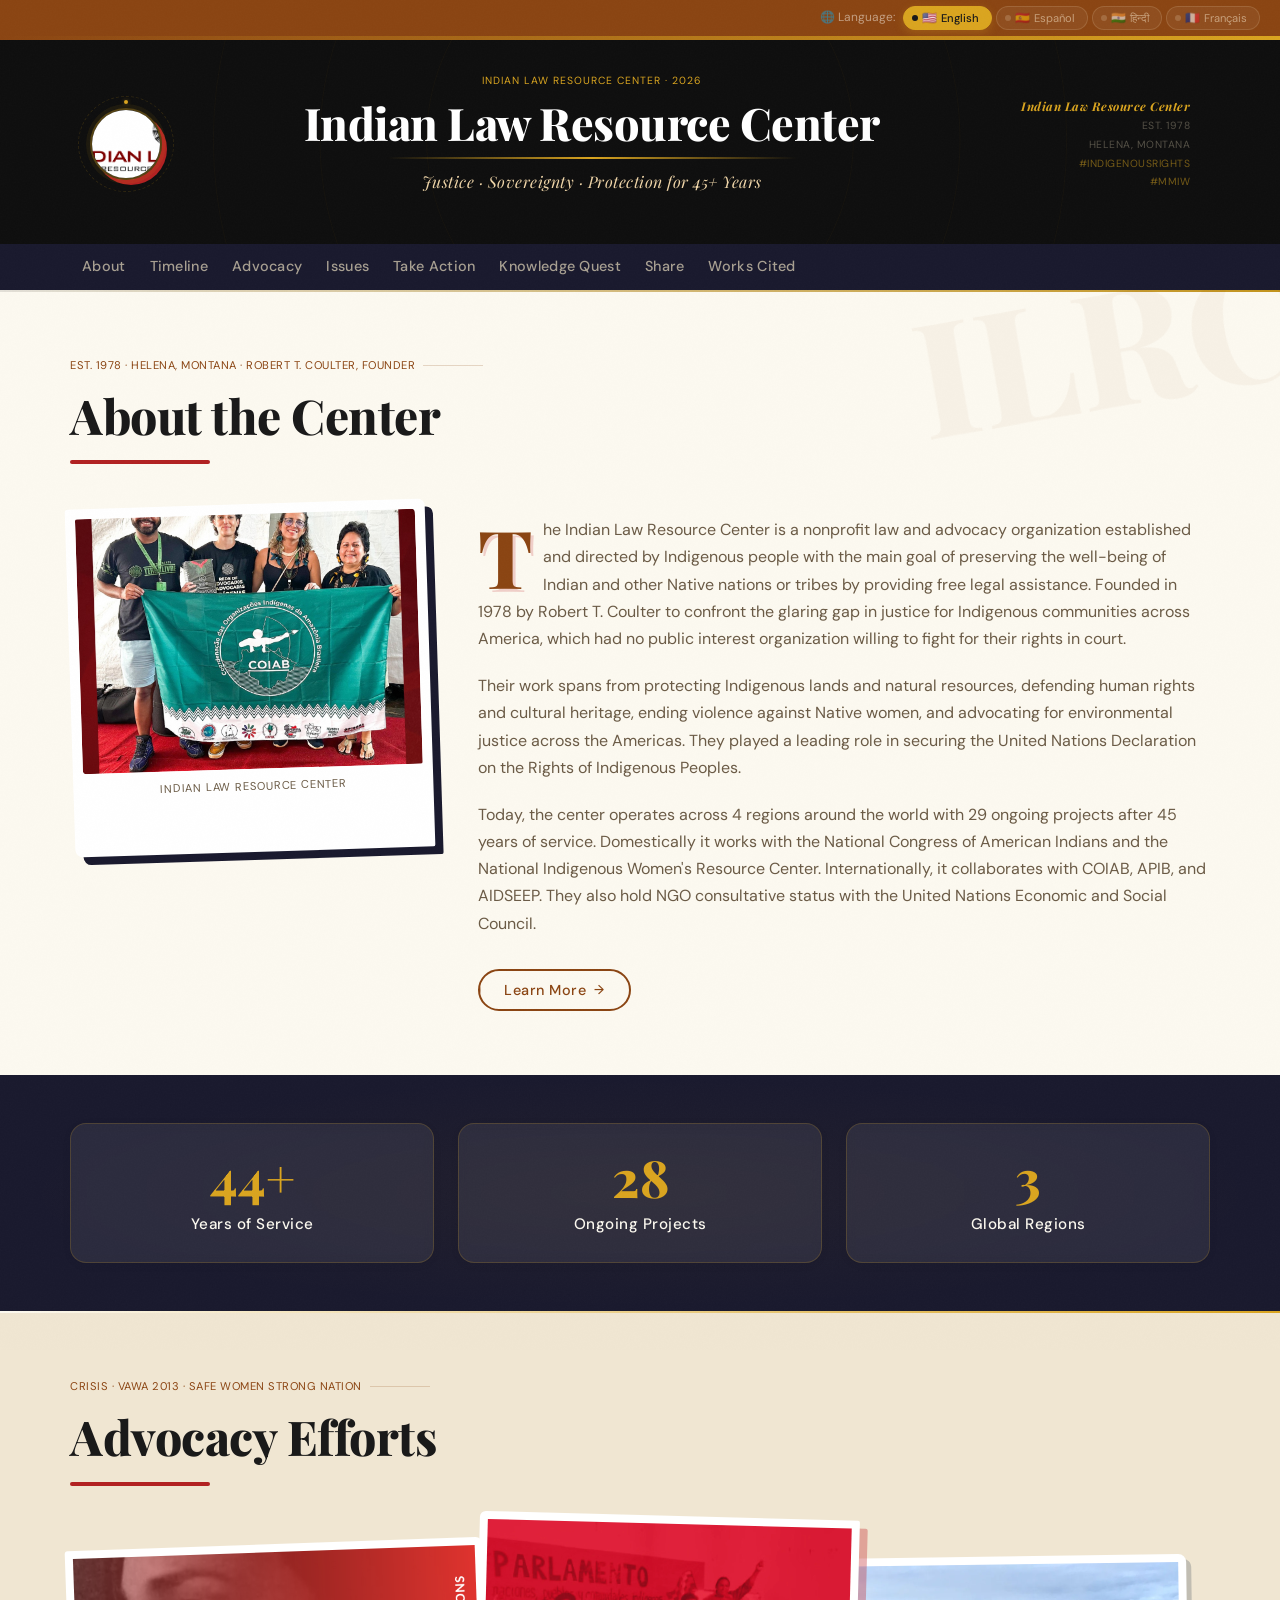
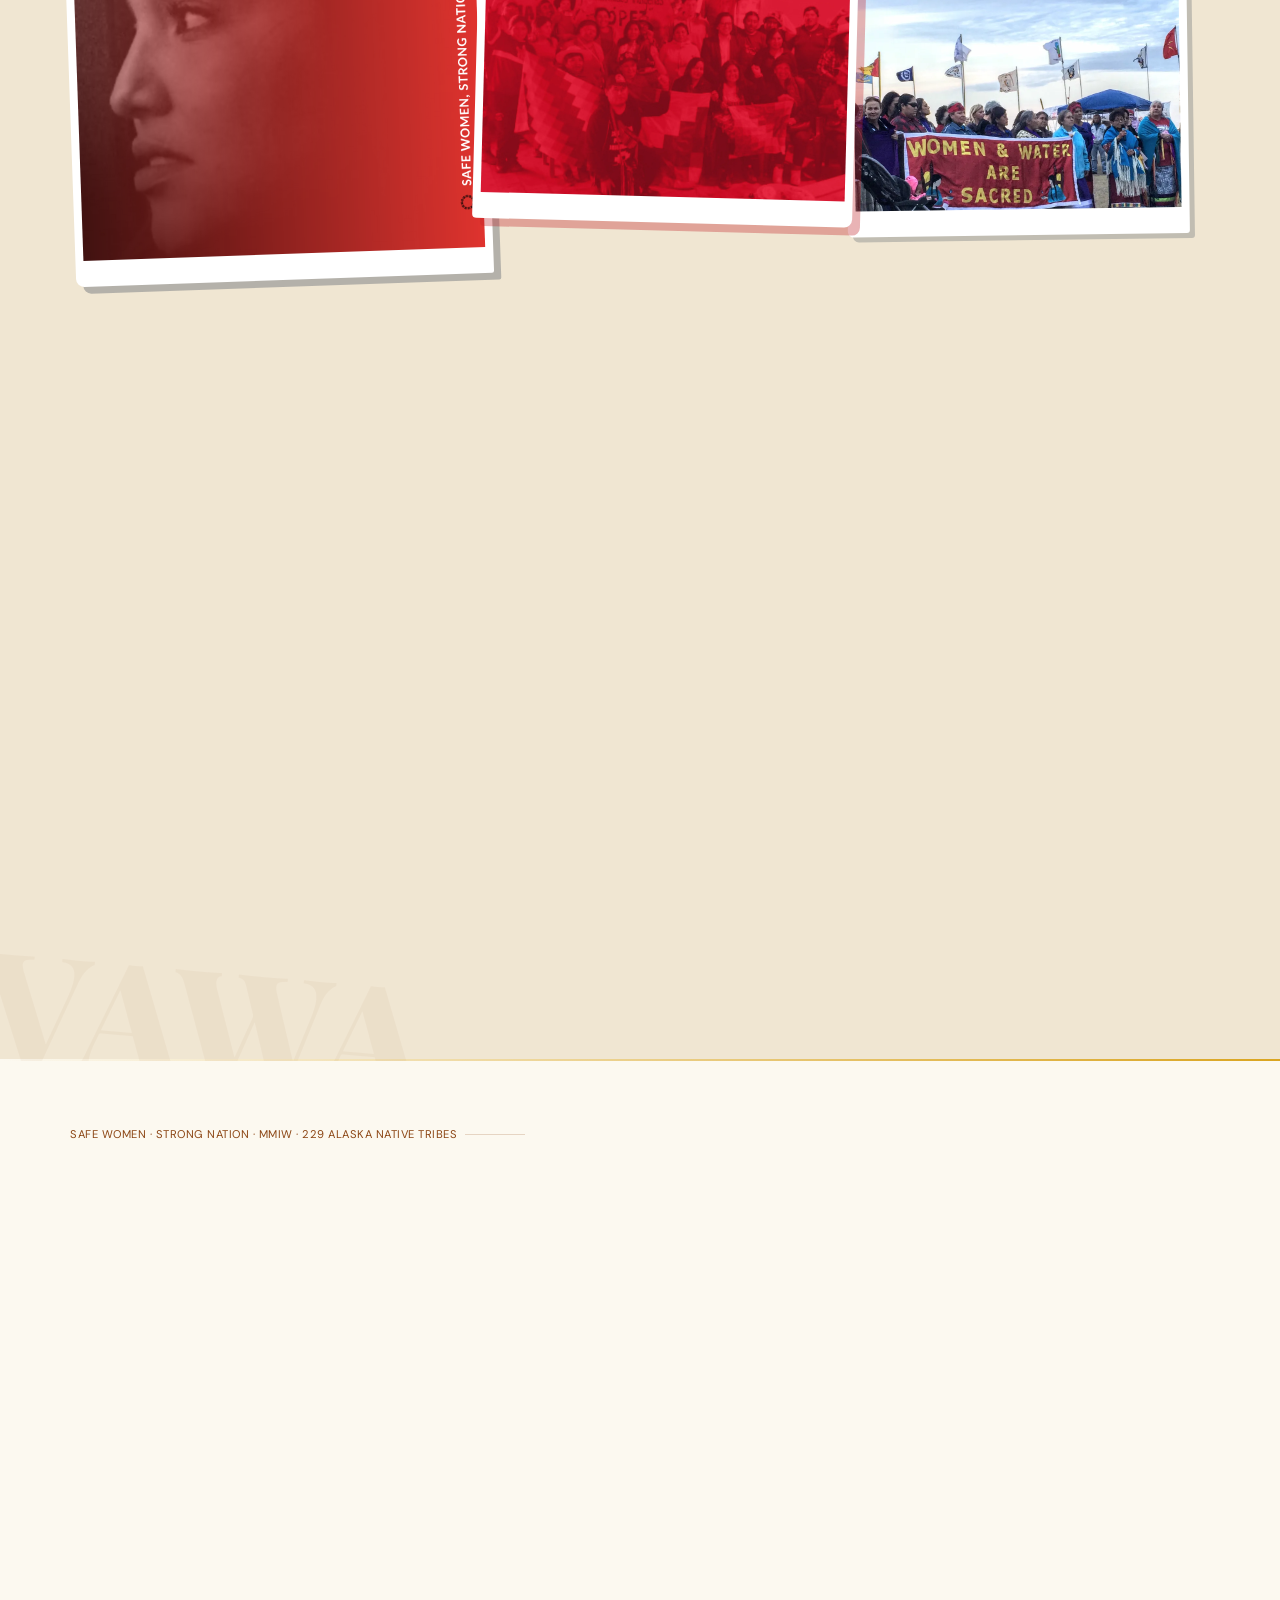
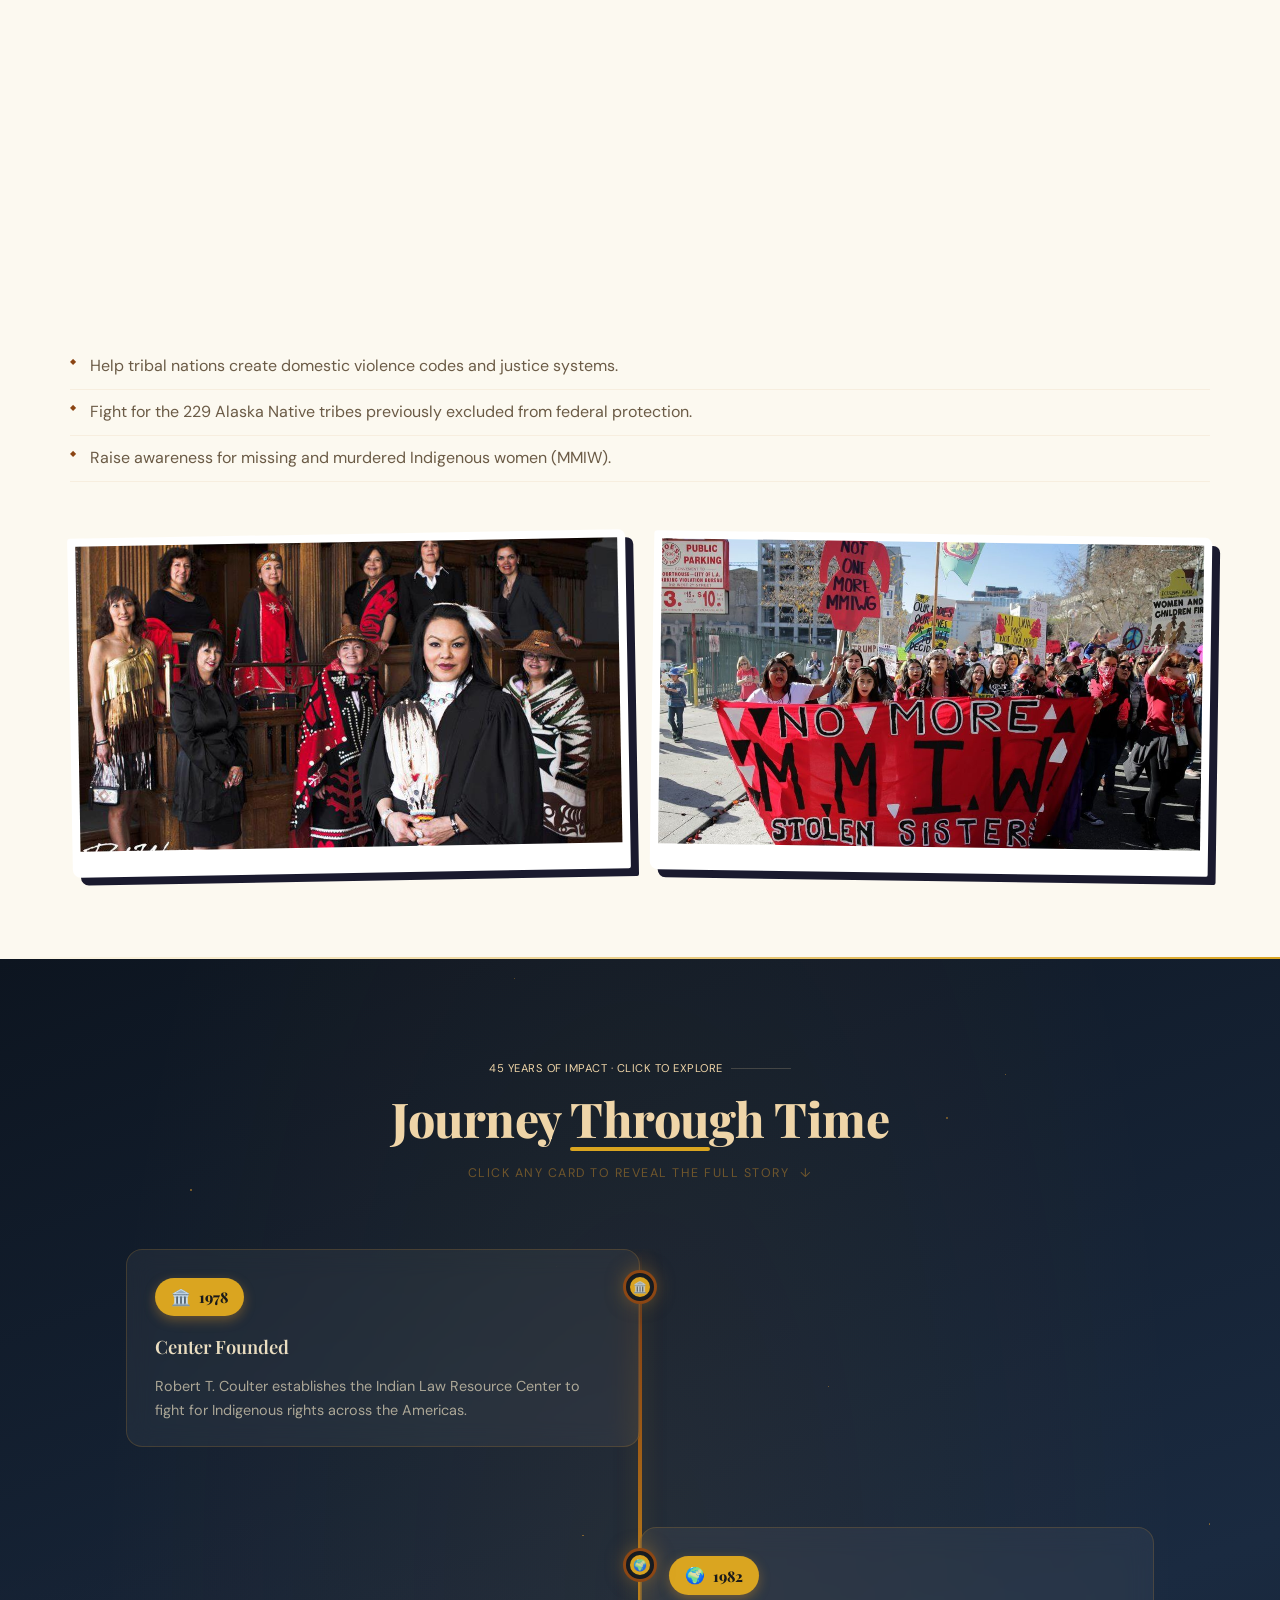
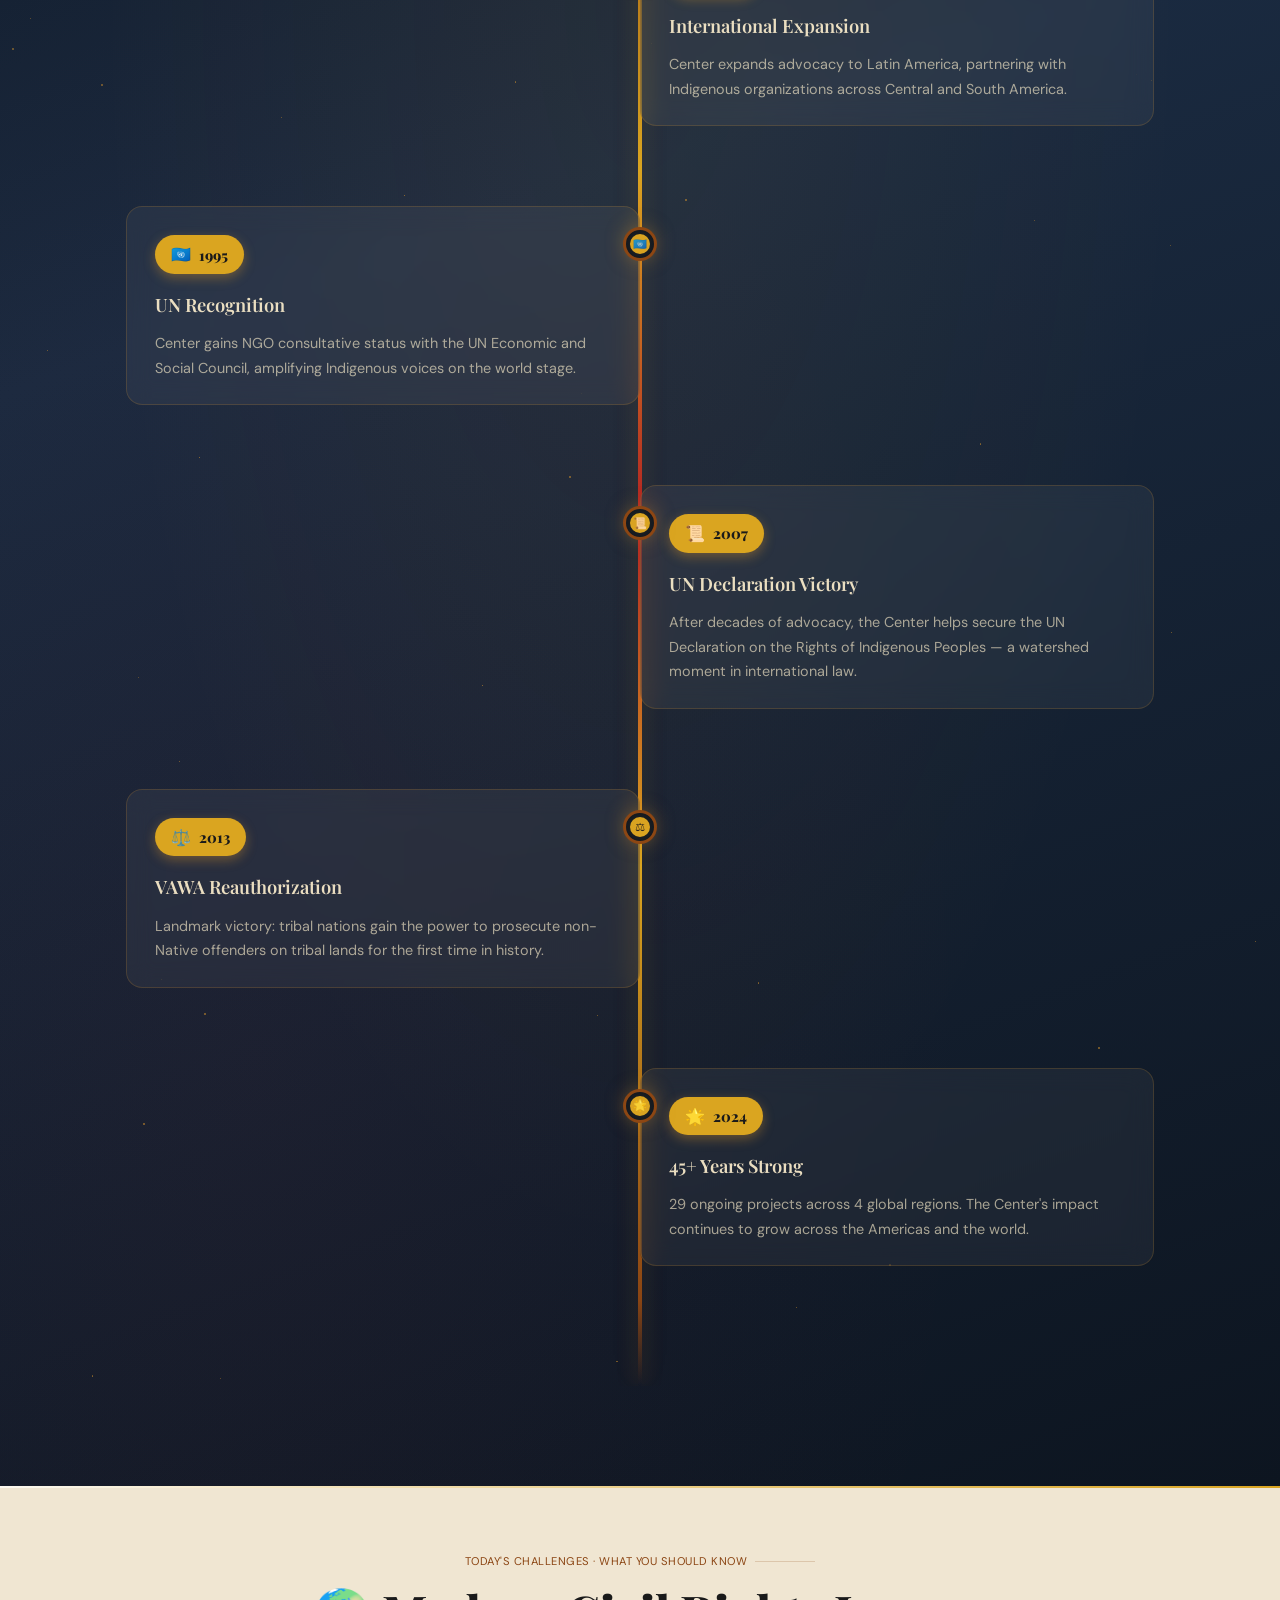
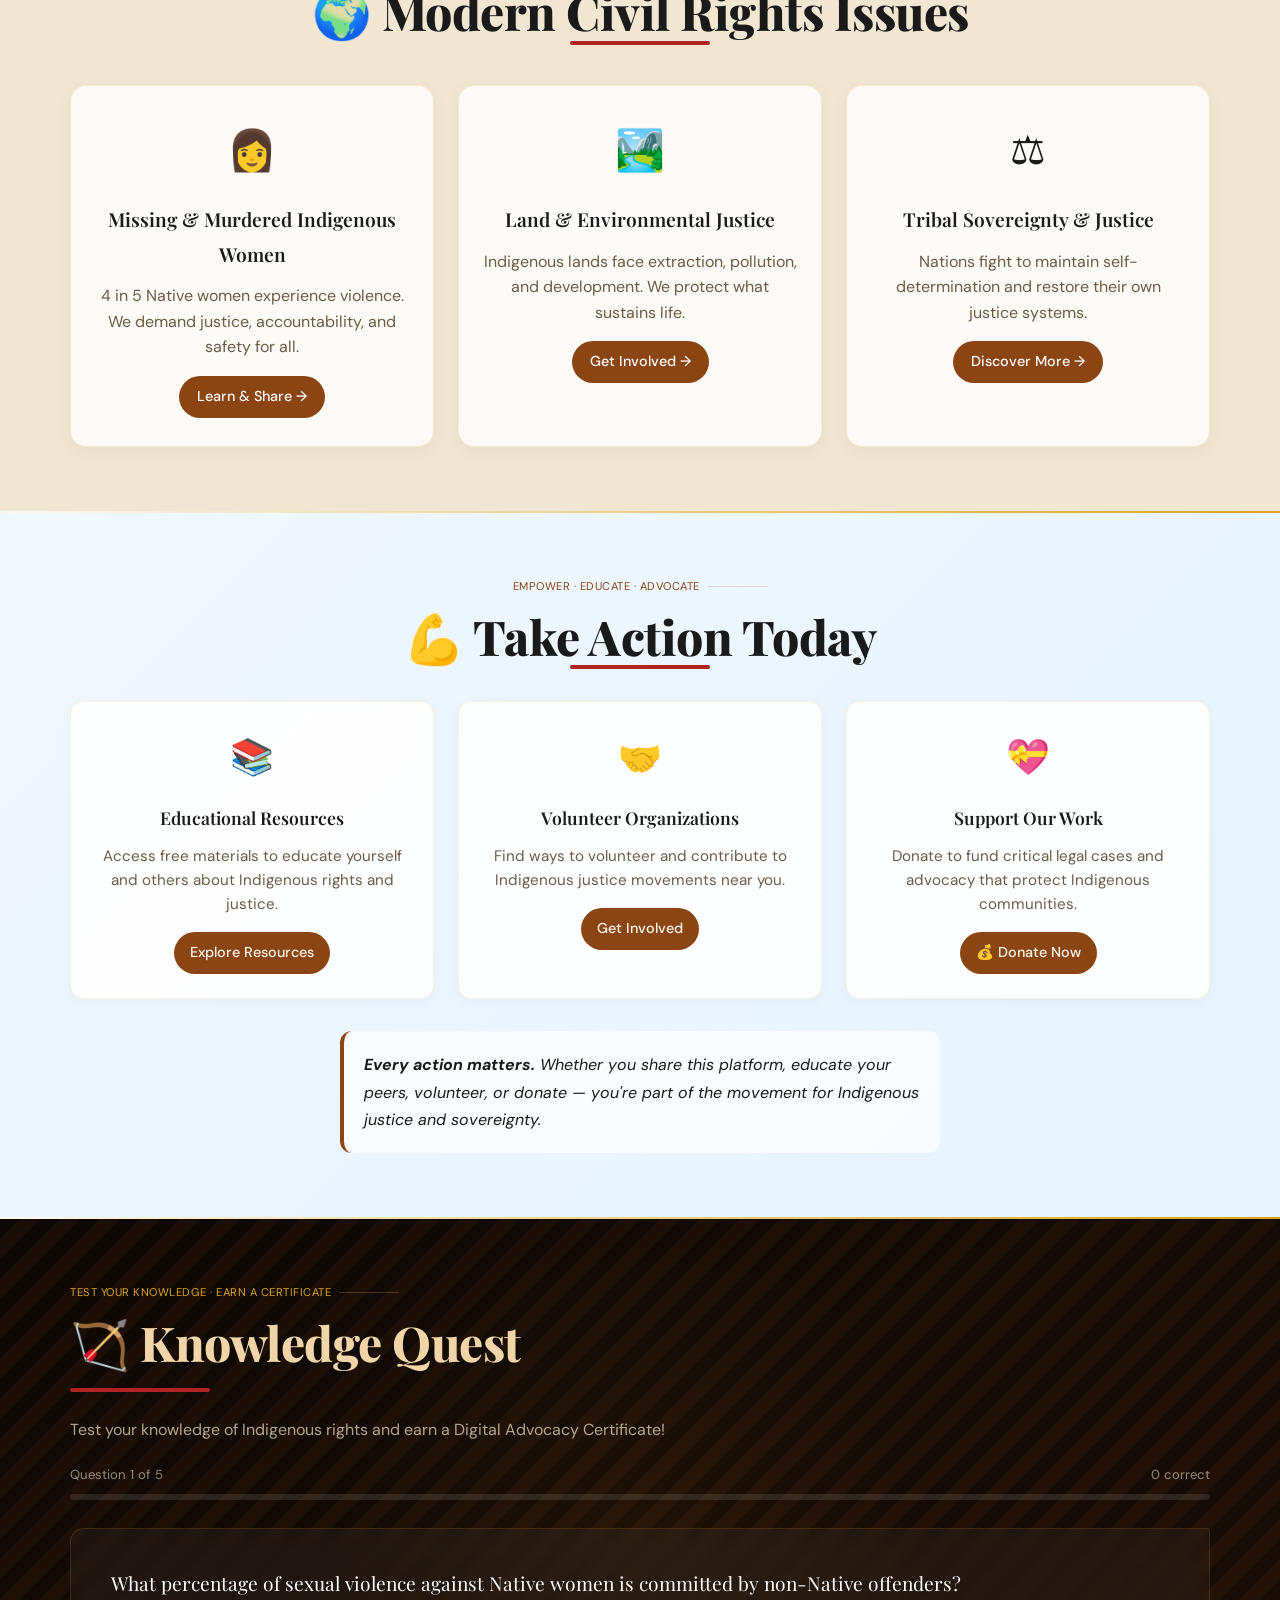
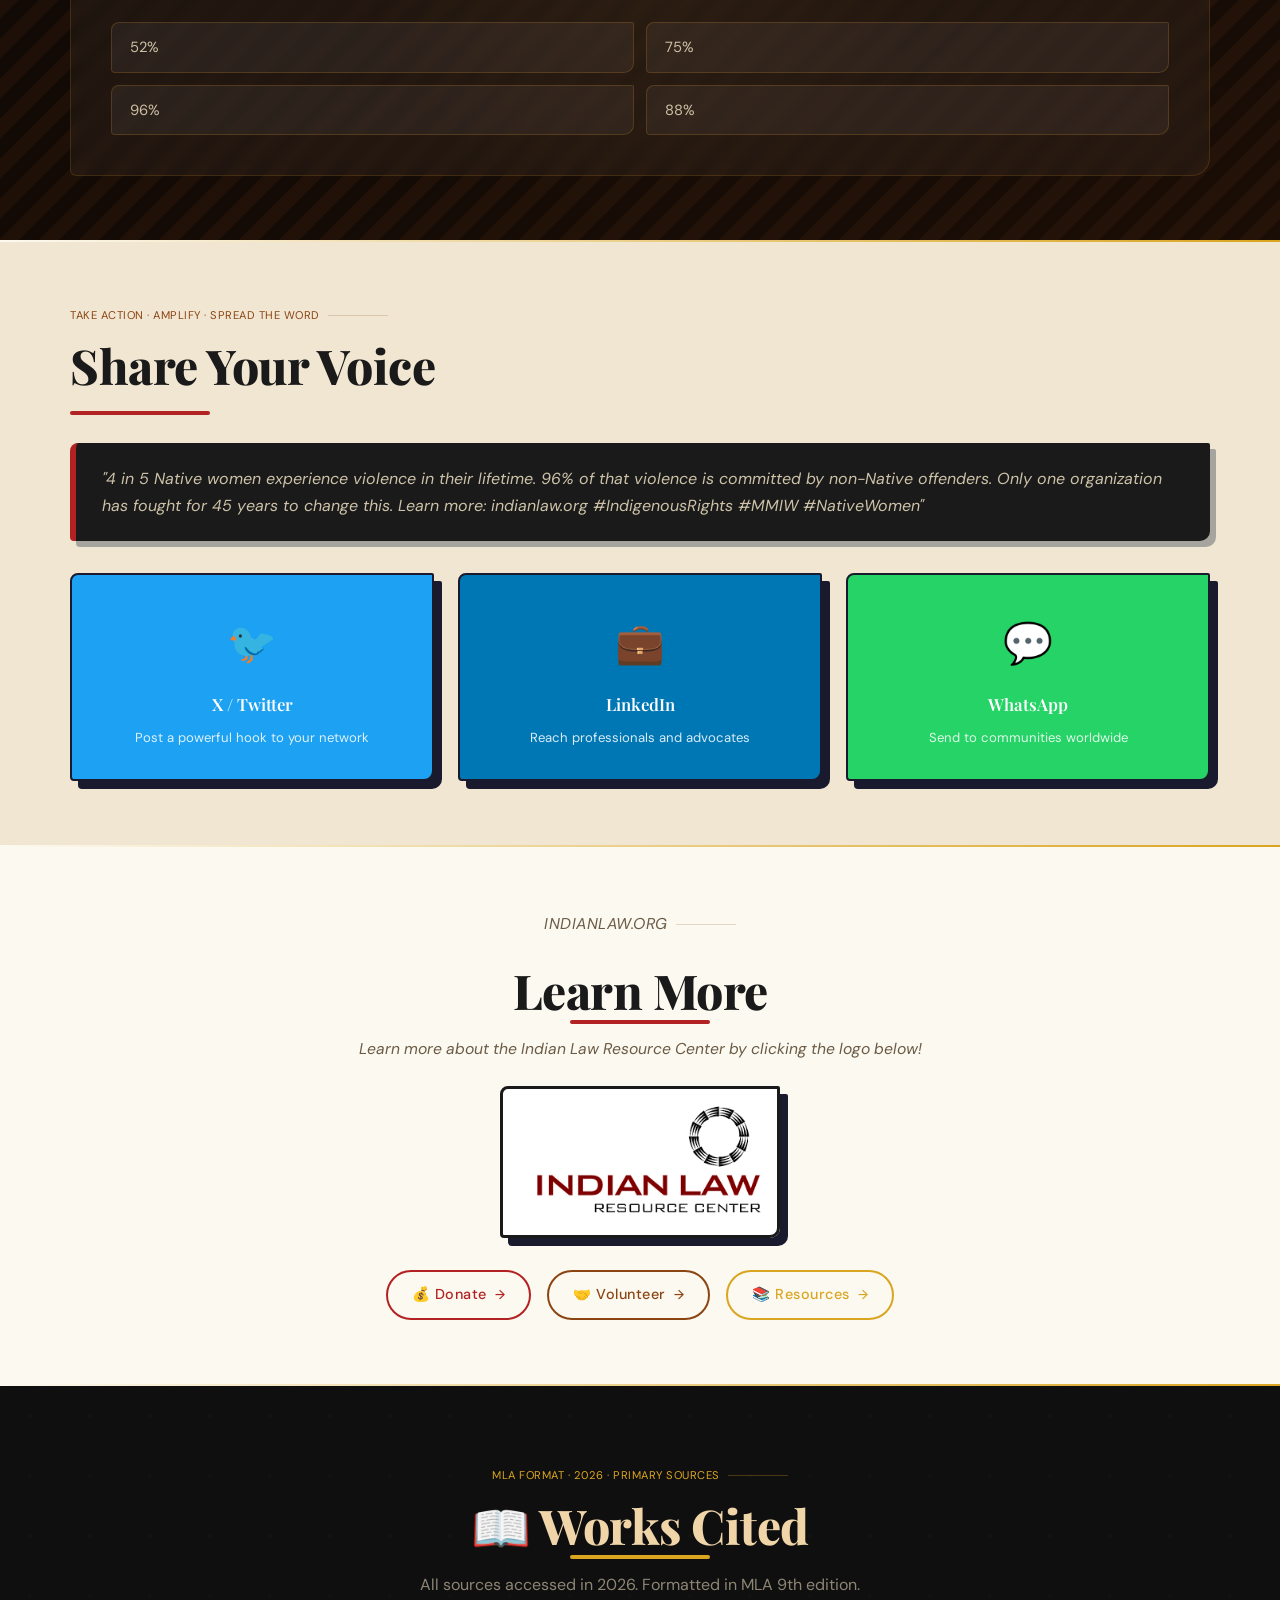
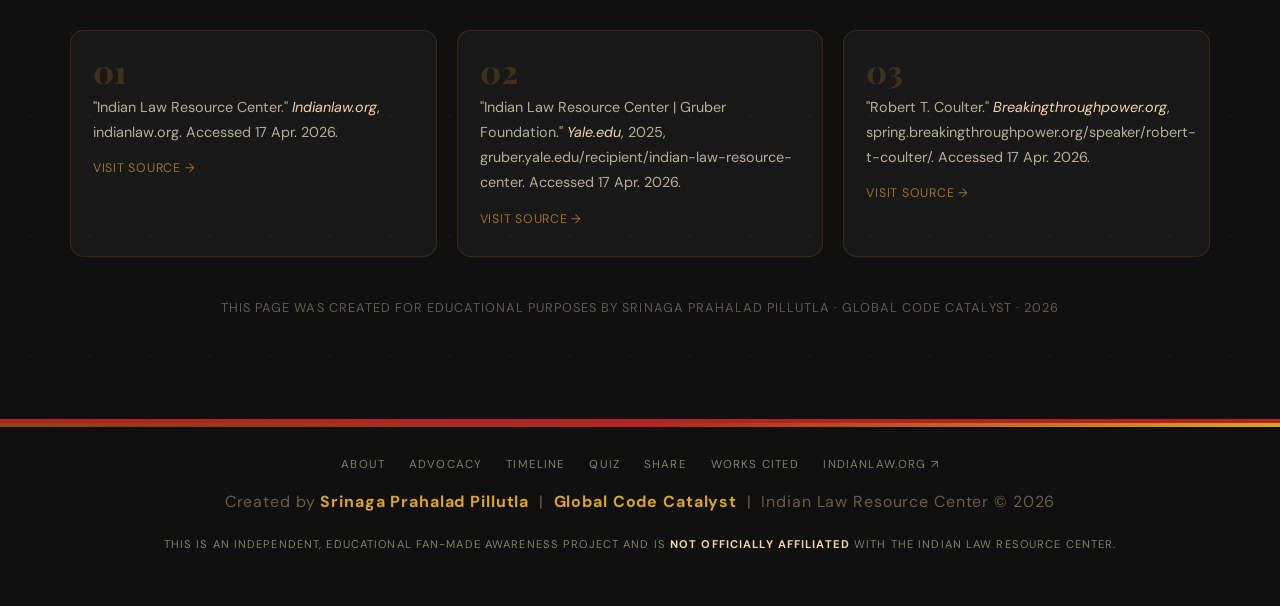
<file: index.html>
<!DOCTYPE html>
<html lang="en">
<head>
<meta charset="UTF-8">
<meta name="viewport" content="width=device-width, initial-scale=1.0">
<title>Indian Law Resource Center | Global Code Catalyst</title>
<meta name="description" content="The Indian Law Resource Center provides free legal assistance to Indigenous peoples across the Americas, fighting violence against Native women and protecting Indigenous rights for 45+ years.">
<meta name="author" content="Srinaga Prahalad Pillutla — Global Code Catalyst">
<meta name="theme-color" content="#1A2A40">

<link rel="preconnect" href="https://fonts.googleapis.com">
<link rel="preconnect" href="https://fonts.gstatic.com" crossorigin>
<link href="https://fonts.googleapis.com/css2?family=Playfair+Display:ital,wght@0,400;0,600;0,800;1,400;1,600&family=DM+Sans:opsz,wght@9..40,300;9..40,400;9..40,500;9..40,600&display=swap" rel="stylesheet">

<style>
/* ══ TOKENS ══ */
:root {
  --earth:   #1A1A1A;
  --sienna:  #8B4513;
  --ochre:   #D2691E;
  --gold:    #DAA520;
  --gold-lt: #EFD5A8;
  --cream:   #F8F4E3;
  --cream-lt:#FCF9F0;
  --bone:    #F0E6D2;
  --red:     #B22222;
  --navy:    #1A1A2E;
  --muted:   #6B5B46;
  --charcoal:#0F0F0F;
  --fd: 'Playfair Display', Georgia, serif;
  --fb: 'DM Sans', system-ui, sans-serif;
  --ro:       8px 2px 10px 4px;
  --ro-sm:    4px 1px 6px 2px;
  --ro-lg:    14px 4px 18px 6px;
  --ro-photo: 3px 7px 2px 8px;
  --bs:       8px 8px 0 var(--navy);
  --bs-red:   8px 8px 0 var(--red);
  --bs-sm:     4px  4px 0 var(--navy);
  --t: .2s cubic-bezier(.4,0,.2,1);
  --glow-gold: 0 0 20px rgba(218,165,32,.25), 0 0 40px rgba(218,165,32,.1);
  --glow-red:  0 0 20px rgba(178,34,34,.25), 0 0 40px rgba(178,34,34,.1);
}

*, *::before, *::after { box-sizing: border-box; margin: 0; padding: 0; }
html { scroll-behavior: smooth; }
body { font-family: var(--fb); background: var(--cream-lt); color: var(--earth); line-height: 1.8; overflow-x: hidden; }
img  { max-width: 100%; height: auto; display: block; }
a    { color: inherit; text-decoration: none; }
ul   { list-style: none; }

/* ══ PAGE LOADER ══ */
.page-loader {
  position: fixed; inset: 0; z-index: 99997;
  background: var(--charcoal); display: flex; flex-direction: column;
  align-items: center; justify-content: center; gap: 16px;
  transition: opacity .5s ease, visibility .5s ease;
}
.page-loader.hidden { opacity: 0; visibility: hidden; pointer-events: none; }
.loader-feather { font-size: 2.5rem; animation: loaderFloat 1s ease-in-out infinite alternate; opacity: 0.8; }
.loader-bar-wrap { width: 180px; height: 3px; background: rgba(255,255,255,.08); border-radius: 3px; overflow: hidden; }
.loader-bar { height: 100%; background: linear-gradient(90deg, var(--sienna), var(--gold)); border-radius: 3px; animation: loaderFill 1.5s ease forwards; }
.loader-text { font-family: var(--fb); font-style: normal; color: var(--cream-lt); font-size: .85rem; letter-spacing: 0.5px; }
@keyframes loaderFloat { from { transform: translateY(0) rotate(-3deg); } to { transform: translateY(-8px) rotate(3deg); } }
@keyframes loaderFill { from { width: 0%; } to { width: 100%; } }

/* ══ PAPER GRAIN ══ */
.grain {
  position: fixed; inset: -50%; width: 200%; height: 200%;
  pointer-events: none; z-index: 9997; opacity: .015;
  background-image: url("data:image/svg+xml,%3Csvg xmlns='http://www.w3.org/2000/svg'%3E%3Cfilter id='n'%3E%3CfeTurbulence type='fractalNoise' baseFrequency='.65' numOctaves='3' stitchTiles='stitch'/%3E%3CfeColorMatrix type='saturate' values='0'/%3E%3C/filter%3E%3Crect width='100%25' height='100%25' filter='url(%23n)'/%3E%3C/svg%3E");
  animation: grn 12s steps(2) infinite;
}
@keyframes grn {
  0%,100%{transform:translate(0,0)} 10%{transform:translate(-2%,-3%)}
  20%{transform:translate(-5%,2%)} 30%{transform:translate(3%,-4%)}
  40%{transform:translate(-2%,6%)} 50%{transform:translate(4%,-1%)}
  60%{transform:translate(1%,4%)} 70%{transform:translate(-3%,-2%)}
  80%{transform:translate(2%,1%)} 90%{transform:translate(-1%,3%)}
}

/* ══ AMBIENT ORBS ══ */
.ambient-orbs { position: fixed; inset: 0; pointer-events: none; z-index: 0; overflow: hidden; }
.orb { position: absolute; border-radius: 50%; filter: blur(60px); opacity: 0; animation: orbDrift linear infinite; transition: opacity 0.8s ease; }
.orb-1 { width: 280px; height: 280px; background: radial-gradient(circle, rgba(218,165,32,.06) 0%, transparent 70%); top: 12%; left: 6%; animation-duration: 22s; }
.orb-2 { width: 220px; height: 220px; background: radial-gradient(circle, rgba(178,34,34,.04) 0%, transparent 70%); top: 48%; right: 10%; animation-duration: 18s; animation-delay: -6s; }
.orb-3 { width: 350px; height: 350px; background: radial-gradient(circle, rgba(139,69,19,.03) 0%, transparent 70%); bottom: 18%; left: 32%; animation-duration: 25s; animation-delay: -12s; }
@keyframes orbDrift { 0%{transform:translate(0,0) scale(1)} 33%{transform:translate(30px,-20px) scale(1.05)} 66%{transform:translate(-15px,35px) scale(.95)} 100%{transform:translate(0,0) scale(1)} }
.orbs-active .orb { opacity: 0.4; }

/* ══ REVEAL SYSTEM ══ */
.reveal      { opacity: 0; transform: translateY(24px); transition: opacity .7s cubic-bezier(.25,.8,.25,1), transform .7s cubic-bezier(.25,.8,.25,1); }
.reveal-left { opacity: 0; transform: translateX(-24px); transition: opacity .7s ease, transform .7s cubic-bezier(.25,.8,.25,1); }
.reveal-right{ opacity: 0; transform: translateX(24px); transition: opacity .7s ease, transform .7s cubic-bezier(.25,.8,.25,1); }
.reveal-scale{ opacity: 0; transform: scale(.92); transition: opacity .6s ease, transform .6s cubic-bezier(.34,1.56,.64,1); }
.reveal.visible,.reveal-left.visible,.reveal-right.visible,.reveal-scale.visible { opacity: 1; transform: none; }
.stagger-1{transition-delay:.08s!important}.stagger-2{transition-delay:.16s!important}.stagger-3{transition-delay:.24s!important}.stagger-4{transition-delay:.32s!important}.stagger-5{transition-delay:.4s!important}

/* ══ LANGUAGE BAR ══ */
.lang-bar { background: var(--sienna); display: flex; align-items: center; justify-content: flex-end; gap: 4px; padding: 6px 20px; font-size: .75rem; color: var(--cream-lt); flex-wrap: wrap; }
.lang-bar-label { opacity:.5; font-weight:400; margin-right:4px; white-space:nowrap; }
.lang-pill { display: flex; align-items: center; gap: 4px; background: rgba(255,255,255,.05); border: 1px solid rgba(245,230,200,.15); border-radius: 50px; padding: 3px 12px 3px 8px; cursor: pointer; font-family: var(--fb); font-size: .7rem; font-weight: 400; color: rgba(245,230,200,.55); transition: all .2s cubic-bezier(.4,0,.2,1); white-space: nowrap; user-select: none; }
.lang-pill:hover { background: rgba(218,165,32,.15); border-color: var(--gold); color: var(--cream-lt); transform: translateY(-1px); box-shadow: 0 2px 8px rgba(218,165,32,.15); }
.lang-pill.active { background: var(--gold); border-color: var(--gold); color: var(--earth); font-weight: 500; box-shadow: 0 3px 10px rgba(218,165,32,.25); }
.pill-dot { width:6px; height:6px; border-radius:50%; background:rgba(245,230,200,.2); flex-shrink:0; }
.lang-pill.active .pill-dot { background: var(--earth); }
.pill-flag { font-size: .75rem; }

/* ══ MASTHEAD ══ */
.masthead { background: var(--charcoal); position: relative; overflow: hidden; }
.masthead-stripe { height: 4px; background: linear-gradient(90deg, var(--sienna), var(--gold), var(--red)); background-size: 200% 100%; animation: stripeShimmer 3s linear infinite; }
@keyframes stripeShimmer { 0%{background-position:0% 50%} 100%{background-position:200% 50%} }
.masthead-geo { position: absolute; inset: 0; pointer-events: none; overflow: hidden; }
.masthead-geo svg { width: 100%; height: 100%; position: absolute; inset: 0; }
.geo-ring { transform-origin: center; animation: geoSpin linear infinite; fill: none; stroke: rgba(218,165,32,.03); stroke-width: 1; }
.geo-ring:nth-child(1){animation-duration:50s} .geo-ring:nth-child(2){animation-duration:35s;animation-direction:reverse} .geo-ring:nth-child(3){animation-duration:60s}
@keyframes geoSpin { to { transform: rotate(360deg); } }
.masthead-inner { max-width: 1140px; margin: 0 auto; padding: 32px 20px 28px; display: grid; grid-template-columns: auto 1fr auto; gap: 20px; align-items: center; position: relative; z-index: 1; }
.masthead-logo-wrap { position: relative; }
.logo-orbit { position: absolute; inset: -12px; border-radius: 50%; border: 1px dashed rgba(218,165,32,.15); animation: orbitSpin 10s linear infinite; }
.logo-orbit-dot { position: absolute; width: 4px; height: 4px; background: var(--gold); border-radius: 50%; top: 3px; left: 50%; transform: translateX(-50%); box-shadow: 0 0 4px rgba(218,165,32,.4); }
@keyframes orbitSpin { to { transform: rotate(360deg); } }
.masthead-logo { width: 72px; height: 72px; border-radius: 50%; border: 2px solid rgba(218,165,32,.35); object-fit: cover; box-shadow: 0 0 0 4px rgba(218,165,32,.08), 5px 5px 0 var(--red); transition: transform .3s cubic-bezier(.34,1.56,.64,1), box-shadow .3s ease; animation: logoEntrance 0.8s cubic-bezier(.34,1.56,.64,1) .2s both; }
.masthead-logo:hover { transform: scale(1.05) rotate(2deg); box-shadow: 0 0 0 6px rgba(218,165,32,.15), 8px 8px 0 var(--gold), var(--glow-gold); }
@keyframes logoEntrance { from{opacity:0;transform:scale(.4) rotate(-15deg)} to{opacity:1;transform:none} }
.masthead-title { text-align: center; }
.masthead-eyebrow { font-family:var(--fb); font-size:.65rem; letter-spacing:1px; text-transform:uppercase; color:var(--gold); margin-bottom:8px; animation: fadeSlideDown .5s ease .4s both; }
.masthead-h1 { font-family:var(--fd); font-size:clamp(2rem,5vw,2.8rem); color:#fff; line-height:1.1; font-weight:800; letter-spacing:-0.5px; animation: fadeSlideDown .5s ease .5s both; }
.masthead-rule { height:1.5px; width:50%; margin:10px auto; background:linear-gradient(90deg,transparent,var(--gold),transparent); animation: ruleExpand .6s ease .6s both; }
@keyframes ruleExpand { from{transform:scaleX(0);opacity:0} to{transform:scaleX(1);opacity:1} }
.masthead-tagline { font-family:var(--fd); font-style:italic; color:var(--gold-lt); font-size:clamp(.8rem,1.8vw,1rem); letter-spacing:0.5px; animation: fadeSlideDown .5s ease .7s both; }
@keyframes fadeSlideDown { from{opacity:0;transform:translateY(-12px)} to{opacity:1;transform:none} }
.masthead-meta { text-align:right; color:rgba(245,232,200,.3); font-size:.65rem; letter-spacing:0.5px; line-height:1.8; text-transform:uppercase; animation: fadeSlideDown .5s ease 0.9s both; }
.masthead-meta strong { color:var(--gold); display:block; font-size:.75rem; letter-spacing:0.5px; text-transform:none; font-family:var(--fd); font-style:italic; }
.hashtag { display:inline-block; color:rgba(218,165,32,.5); transition:color .15s,transform .15s; }
.hashtag:hover { color:var(--gold); transform:scale(1.03); }

/* ══ NAVBAR ══ */
.navbar { background: var(--navy); position: sticky; top: 0; z-index: 999; box-shadow: 0 2px 0 rgba(0,0,0,.1); }
.nav-container { max-width:1140px; margin:0 auto; display:flex; flex-wrap:wrap; align-items:center; }
.nav-link { color:rgba(245,232,200,.65); padding:10px 12px; font-size:.9rem; font-weight:500; letter-spacing:0.3px; text-transform:none; transition:all .2s cubic-bezier(.4,0,.2,1); position:relative; overflow:hidden; }
.nav-link::before { content:''; position:absolute; bottom:0; left:50%; right:50%; height:2px; background:var(--gold); transition:left .2s ease,right .2s ease; }
.nav-link:hover { color:var(--cream-lt); }
.nav-link:hover::before,.nav-link.active-nav::before { left:0; right:0; }
.nav-link.active-nav { color:var(--gold); }
.nav-link:focus-visible { outline: 1.5px solid var(--gold); outline-offset: 1.5px; }

/* ══ READ PROGRESS ══ */
.read-progress { position:fixed; top:0; left:0; height:3px; z-index:10000; background:linear-gradient(90deg,var(--sienna),var(--gold),var(--red)); width:0%; transition:width .1s linear; box-shadow:0 0 8px rgba(212,146,43,.5); }

/* ══ SECTIONS ══ */
.section { padding: 64px 20px; position: relative; }
.sc { background: var(--cream-lt); }
.sb { background: var(--bone); }
.container { max-width: 1140px; margin: 0 auto; position: relative; z-index: 1; }
.section-divider { height:2px; background:linear-gradient(90deg,transparent,var(--gold),transparent); background-size:200% 100%; animation:dividerFlow 2s linear infinite; }
@keyframes dividerFlow { 0%{background-position:100% 0} 100%{background-position:-100% 0} }
.sect-label { font-family:var(--fb); font-size:.7rem; letter-spacing:.5px; text-transform:uppercase; color:var(--sienna); margin-bottom:12px; display:flex; align-items:center; gap:8px; }
.sect-label::after { content:''; flex:1; height:1px; background:var(--sienna); opacity:.2; max-width:60px; }
h2 { font-family:var(--fd); font-size:clamp(2rem,4.5vw,3rem); color:var(--earth); margin-bottom:12px; line-height:1.2; font-weight:800; letter-spacing:-0.5px; }
.h2u { display:block; height:4px; width:60px; background:var(--red); border-radius:2px; margin-top:16px; margin-bottom:24px; transition:width .5s cubic-bezier(.34,1.56,.64,1); }
.h2u.expanded { width:140px; }
h3 { font-family:var(--fd); font-size:1.25rem; color:var(--sienna); margin:24px 0 10px; font-weight:600; }
p  { margin-bottom:20px; color:var(--muted); font-size:1rem; line-height:1.7; }
.section-list li { padding:8px 0 8px 20px; position:relative; color:var(--muted); border-bottom:1px solid rgba(184,105,32,.08); font-size:1rem; transition:all .2s ease; }
.section-list li::before { content:'◆'; position:absolute; left:0; color:var(--sienna); font-size:.5rem; top:10px; transition:transform .2s ease; }
.section-list li:hover { color:var(--earth); padding-left:24px; }
.section-list li:hover::before { transform:scale(1.2); }

/* ══ LEARN MORE BTN ══ */
.learn-more-btn { display:inline-flex; align-items:center; gap:8px; background:transparent; border:2px solid var(--sienna); color:var(--sienna); border-radius:50px; padding:10px 24px; font-family:var(--fb); font-size:.9rem; font-weight:500; letter-spacing:0.5px; cursor:pointer; transition:all .3s cubic-bezier(.4,0,.2,1); position:relative; overflow:hidden; text-transform:none; }
.learn-more-btn::before { content:''; position:absolute; inset:0; background:var(--sienna); transform:translateX(-100%); transition:transform .3s cubic-bezier(.4,0,.2,1); border-radius:inherit; }
.learn-more-btn span,.learn-more-btn .btn-arrow { position:relative; z-index:1; }
.learn-more-btn:hover { color:var(--cream-lt); box-shadow:0 4px 12px rgba(139,69,19,.2); transform:translateY(-2px); }
.learn-more-btn:hover::before { transform:translateX(0); }
.btn-arrow { transition:transform .2s ease; font-size:0.9em; }
.learn-more-btn:hover .btn-arrow { transform:translateX(4px); }
.learn-more-btn.gold-variant { border-color:var(--gold); color:var(--gold); }
.learn-more-btn.gold-variant::before { background:var(--gold); }
.learn-more-btn.gold-variant:hover { color:var(--earth); }
.learn-more-btn.red-variant { border-color:var(--red); color:var(--red); }
.learn-more-btn.red-variant::before { background:var(--red); }
.learn-more-btn.red-variant:hover { color:var(--cream-lt); }
.learn-more-btn:focus-visible, .action-btn:focus-visible, .issue-btn:focus-visible, .quiz-opt:focus-visible, .share-card:focus-visible, .cframe:focus-visible, .tl-content:focus-visible, .tl-dot-wrap:focus-visible {
  outline: 2px solid var(--gold); outline-offset: 2px;
}

/* ══ EXPAND PANELS ══ */
.expand-panel { max-height:0; overflow:hidden; transition:max-height .7s cubic-bezier(.4,0,.2,1),opacity .5s ease; opacity:0; }
.expand-panel.open { max-height:1200px; opacity:1; }
.expand-inner { padding-top:28px; }

/* ══ ABOUT ══ */
.about-collage { display:grid; grid-template-columns:360px 1fr; gap:0; align-items:start; }
.about-photo-wrap { position:relative; padding:16px 0; }
.photo-frame { display:block; background:#fff; padding:10px 10px 36px; box-shadow:var(--bs); border-radius:var(--ro-photo); transform:rotate(-1.8deg); transition:transform .45s cubic-bezier(.34,1.56,.64,1),box-shadow .35s ease; }
.photo-frame:hover { transform:rotate(0deg) scale(1.03); box-shadow:var(--bs-red),var(--glow-gold); }
.photo-frame img { width:100%; aspect-ratio:4/3; object-fit:cover; border-radius:2px 4px 2px 4px; }
.photo-caption { font-family:var(--fb); font-size:.7rem; color:var(--muted); text-align:center; margin-top:8px; letter-spacing:.07em; text-transform:uppercase; }
.about-text { padding:28px 0 0 48px; }
.about-text p:first-of-type::first-letter { font-family:var(--fd); font-size:5rem; line-height:.8; float:left; margin-right:10px; margin-top:8px; color:var(--sienna); font-weight:800; text-shadow:3px 3px 0 rgba(193,39,45,.2); }

/* ══ STAT CARDS ══ */
.stat-section { background:var(--navy); padding:48px 24px; position:relative; overflow:hidden; }
.stat-section::before { content:''; position:absolute; inset:0; background:radial-gradient(ellipse at 50% 50%,rgba(218,165,32,.04) 0%,transparent 70%); pointer-events:none; }
.stat-grid { display:grid; grid-template-columns:repeat(3,1fr); gap:24px; max-width:1140px; margin:0 auto; }
.stat-card { background:rgba(255,255,255,.08); backdrop-filter:blur(4px); border:1px solid rgba(218,165,32,.2); border-radius:16px; padding:28px 20px 24px; text-align:center; box-shadow:0 2px 12px rgba(0,0,0,.03); transition:all .25s cubic-bezier(.4,0,.2,1); position:relative; overflow:hidden; }
.stat-card::before { content:''; position:absolute; top:0; left:0; right:0; height:3px; background:linear-gradient(90deg,var(--sienna),var(--gold)); transform:scaleX(0); transition:transform .25s ease; }
.stat-card:hover::before { transform:scaleX(1); }
.stat-card:hover { transform:translateY(-2px); box-shadow:0 4px 16px rgba(0,0,0,.08); background:rgba(255,255,255,.12); }
.stat-num { font-family:var(--fd); font-size:3.2rem; font-weight:800; color:var(--gold); display:block; line-height:1; margin-bottom:8px; }
.stat-label { font-size:.95rem; color:var(--cream-lt); font-weight:500; letter-spacing:0.5px; }

/* ══ COLLAGE IMAGES ══ */
.collage-3 { display:grid; grid-template-columns:1.1fr 1fr .9fr; gap:0; padding:24px 0 40px; align-items:start; }
.cframe { display:block; background:#fff; padding:8px 8px 26px; position:relative; cursor:pointer; transition:transform .4s cubic-bezier(.34,1.56,.64,1),box-shadow .4s ease; overflow:hidden; }
.cframe::after { content:''; position:absolute; inset:0; background:linear-gradient(to top,rgba(193,39,45,.3) 0%,transparent 50%); opacity:0; transition:opacity .35s ease; }
.cframe:hover::after { opacity:1; }
.collage-3 .cframe:nth-child(1){transform:rotate(-2deg) translateY(10px);box-shadow:7px 7px 0 rgba(26,42,64,.28);z-index:2;border-radius:var(--ro-photo)}
.collage-3 .cframe:nth-child(2){transform:rotate(1.5deg) translateX(-12px);box-shadow:8px 8px 0 rgba(193,39,45,.35);z-index:3;border-radius:6px 2px 8px 4px;margin-top:-18px}
.collage-3 .cframe:nth-child(3){transform:rotate(-.8deg) translateX(-22px);box-shadow:5px 5px 0 rgba(26,42,64,.22);z-index:1;border-radius:2px 8px 3px 6px;margin-top:22px}
.collage-3 .cframe:hover{transform:rotate(0deg) scale(1.06)!important;box-shadow:12px 12px 0 var(--red),var(--glow-red)!important;z-index:10}
.collage-3 .cframe img,.collage-2 .cframe img { width:100%; aspect-ratio:4/3; object-fit:cover; display:block; transition:transform .5s ease; }
.collage-3 .cframe:hover img { transform:scale(1.04); }
.collage-2 { display:grid; grid-template-columns:1fr 1fr; gap:24px; padding:20px 0; }
.collage-2 .cframe { border-radius:var(--ro-photo); }
.collage-2 .cframe:nth-child(odd){transform:rotate(-1deg);box-shadow:var(--bs)}
.collage-2 .cframe:nth-child(even){transform:rotate(.8deg);box-shadow:var(--bs)}
.collage-2 .cframe:hover{transform:rotate(0deg) translateY(-8px)!important;box-shadow:var(--bs-red),var(--glow-gold)!important}
.collage-2 .cframe img { aspect-ratio:16/9; }
.collage-2 .cframe:hover img { transform:scale(1.03); }

/* ══ PULL QUOTES ══ */
.pull-quote { font-family:var(--fd); font-size:clamp(1.85rem,3.8vw,3rem); font-style:italic; font-weight:600; color:var(--sienna); line-height:1.25; position:relative; padding:28px 0 28px 48px; margin:52px 0; max-width:800px; }
.pull-quote::before { content:''; position:absolute; left:0; top:10%; bottom:10%; width:6px; background:linear-gradient(180deg,var(--red),var(--gold)); border-radius:3px; animation:quoteGlow 3s ease-in-out infinite alternate; }
@keyframes quoteGlow { from{box-shadow:0 0 8px rgba(193,39,45,.2)} to{box-shadow:0 0 24px rgba(212,146,43,.5)} }
.pull-quote .pq-attr { display:block; font-family:var(--fb); font-style:normal; font-size:.78rem; font-weight:500; color:var(--muted); letter-spacing:.1em; text-transform:uppercase; margin-top:14px; }
.pull-quote-r { margin-left:auto; margin-right:-16px; padding-left:0; padding-right:48px; text-align:right; }
.pull-quote-r::before { left:auto; right:0; }

/* ══ ISSUES GRID ══ */
.issues-grid { display:grid; grid-template-columns:repeat(3,1fr); gap:24px; margin-top:40px; }
.issue-card { background:rgba(255,255,255,.8); backdrop-filter:blur(8px); border:1px solid rgba(218,165,32,.2); padding:28px 24px; border-radius:16px; text-align:center; box-shadow:0 4px 16px rgba(0,0,0,.05); transition:all .3s cubic-bezier(.4,0,.2,1); position:relative; overflow:hidden; }
.issue-card::before { content:''; position:absolute; top:0; left:0; right:0; height=3px; background:linear-gradient(90deg,var(--sienna),var(--gold)); transform:scaleX(0); transition:transform .3s ease; transform-origin:left; }
.issue-card:hover::before { transform:scaleX(1); }
.issue-card:hover { transform:translateY(-4px); box-shadow:0 8px 24px rgba(0,0,0,.1); background:rgba(255,255,255,.9); }
.issue-icon { font-size:2.5rem; margin-bottom:16px; display:block; transition:transform .3s ease; }
.issue-card:hover .issue-icon { transform:scale(1.15); }
.issue-card h3 { color:var(--earth); margin-bottom:12px; font-size:1.2rem; margin-top:0; font-weight:600; }
.issue-card p { color:var(--muted); font-size:1rem; margin-bottom:16px; line-height:1.6; }
.issue-btn { display:inline-flex; align-items:center; gap:6px; padding:8px 18px; background:var(--sienna); color:#fff; border-radius:50px; text-decoration:none; transition:all .25s cubic-bezier(.4,0,.2,1); font-weight:500; font-size:.9rem; border:none; position:relative; overflow:hidden; }
.issue-btn::before { content:''; position:absolute; inset:0; background:var(--gold); transform:scaleX(0); transition:transform .25s ease; transform-origin:left; }
.issue-btn span { position:relative; z-index:1; }
.issue-btn:hover::before { transform:scaleX(1); }
.issue-btn:hover { background:var(--gold); color:var(--earth); transform:translateY(-1px); }

/* ══ TAKE ACTION ══ */
.take-action-section { background:linear-gradient(135deg,#F0F8FF 0%,#E6F3FF 100%); }
.action-cards { display:grid; grid-template-columns:repeat(3,1fr); gap:24px; margin:32px 0; }
.action-item { background:rgba(255,255,255,.9); backdrop-filter:blur(4px); border:1px solid rgba(218,165,32,.15); padding:24px 20px; border-radius:14px; text-align:center; box-shadow:0 2px 12px rgba(0,0,0,.04); transition:all .25s cubic-bezier(.4,0,.2,1); position:relative; overflow:hidden; }
.action-item:hover { transform:translateY(-2px); box-shadow:0 4px 16px rgba(0,0,0,.08); }
.action-icon { font-size:2.2rem; margin-bottom:12px; display:block; transition:transform .2s ease; }
.action-item:hover .action-icon { transform:scale(1.1); }
.action-item h3 { color:var(--earth); margin-bottom:10px; font-size:1.1rem; margin-top:0; font-weight:600; }
.action-item p { color:var(--muted); font-size:.95rem; margin-bottom:16px; line-height:1.6; }
.action-btn { display:inline-flex; align-items:center; gap:6px; padding:8px 16px; background:var(--sienna); color:var(--cream-lt); border-radius:50px; text-decoration:none; transition:all .2s cubic-bezier(.4,0,.2,1); font-weight:500; font-size:.9rem; border:none; position:relative; overflow:hidden; }
.action-btn::before { content:''; position:absolute; inset:0; background:var(--gold); transform:scaleX(0); transition:transform .2s ease; transform-origin:left; }
.action-btn span { position:relative; z-index:1; }
.action-btn:hover::before { transform:scaleX(1); }
.action-btn:hover { background:var(--gold); color:var(--earth); transform:translateY(-1px); }
.action-btn-primary { background:var(--sienna); color:var(--cream-lt); border-color:var(--sienna); font-weight:500; }
.action-btn-primary::before { background:var(--earth); }
.action-btn-primary:hover { background:rgba(139,69,19,.7); border-color:var(--sienna); }
.action-highlight { margin:24px auto 0; max-width:600px; padding:20px; background:rgba(255,255,255,.7); border-left:4px solid var(--sienna); border-radius:12px; color:var(--earth); font-size:1rem; line-height:1.7; font-style:italic; transition:transform .2s ease,box-shadow .2s ease; }
.action-highlight:hover { transform:translateX(4px); box-shadow:-4px 0 0 var(--sienna); }

/* ══ QUIZ ══ */
.quiz-section { background:linear-gradient(155deg,#0D0805 0%,#1A0D06 100%); position:relative; overflow:hidden; }
.quiz-section::before { content:''; position:absolute; inset:0; pointer-events:none; background:url("data:image/svg+xml,%3Csvg width='40' height='40' viewBox='0 0 40 40' xmlns='http://www.w3.org/2000/svg'%3E%3Cg fill='%23B8691E' fill-opacity='0.07' fill-rule='evenodd'%3E%3Cpath d='M0 40L40 0H20L0 20M40 40V20L20 40'/%3E%3C/g%3E%3C/svg%3E") repeat; }
.quiz-section::after { content:''; position:absolute; width:600px; height:600px; background:radial-gradient(circle,rgba(212,146,43,.05) 0%,transparent 70%); border-radius:50%; top:50%; left:50%; transform:translate(-50%,-50%); animation:quizPulse 4s ease-in-out infinite; }
@keyframes quizPulse { 0%,100%{transform:translate(-50%,-50%) scale(1);opacity:1} 50%{transform:translate(-50%,-50%) scale(1.4);opacity:0} }
.quiz-section .container { position:relative; z-index:1; }
.quiz-section h2 { color:var(--gold-lt); }
.quiz-section .sect-label { color:var(--gold); }
.quiz-section .sect-label::after { background:var(--gold); opacity:.28; }
.quiz-progress-wrap { margin-bottom:28px; }
.quiz-progress-label { display:flex; justify-content:space-between; color:rgba(245,232,200,.58); font-size:.82rem; margin-bottom:8px; }
.quiz-progress-bar { height:6px; background:rgba(255,255,255,.1); border-radius:3px; overflow:hidden; }
.quiz-progress-fill { height:100%; background:linear-gradient(90deg,var(--sienna),var(--gold)); border-radius:3px; transition:width .6s cubic-bezier(.34,1.56,.64,1); width:0%; box-shadow:0 0 8px rgba(212,146,43,.4); }
.quiz-card { background:rgba(255,255,255,.04); border:1.5px solid rgba(212,146,43,.18); border-radius:var(--ro-lg); padding:40px; backdrop-filter:blur(8px); }
.quiz-question { font-family:var(--fd); font-size:1.2rem; color:#fff; margin-bottom:24px; line-height:1.5; }
.quiz-options { display:grid; grid-template-columns:1fr 1fr; gap:12px; }
.quiz-opt { background:rgba(255,255,255,.05); border:1.5px solid rgba(212,146,43,.22); color:rgba(245,232,200,.8); border-radius:var(--ro); padding:14px 18px; cursor:pointer; font-family:var(--fb); font-size:.92rem; text-align:left; line-height:1.4; transition:all .25s cubic-bezier(.34,1.56,.64,1); position:relative; overflow:hidden; }
.quiz-opt::before { content:''; position:absolute; left:0; top:0; bottom:0; width:3px; background:var(--gold); transform:scaleY(0); transition:transform .25s ease; }
.quiz-opt:hover:not(:disabled) { background:rgba(184,105,30,.2); border-color:var(--gold); color:#fff; transform:translateX(6px); }
.quiz-opt:hover:not(:disabled)::before { transform:scaleY(1); }
.quiz-opt.correct { background:rgba(107,140,110,.28); border-color:#8BC48A; color:#CDECD2; }
.quiz-opt.wrong   { background:rgba(193,39,45,.22); border-color:#E88; color:#FFCCCC; }
.quiz-feedback { margin-top:18px; padding:14px 18px; border-radius:var(--ro-sm); font-size:.92rem; font-weight:500; display:none; animation:feedbackSlide .4s cubic-bezier(.34,1.56,.64,1) both; }
@keyframes feedbackSlide { from{opacity:0;transform:translateY(12px)} to{opacity:1;transform:none} }
.quiz-feedback.show { display:block; }
.quiz-feedback.correct { background:rgba(107,140,110,.18); color:#CDECD2; }
.quiz-feedback.wrong   { background:rgba(193,39,45,.15); color:#FFCCCC; }
.quiz-next-btn { margin-top:24px; background:var(--gold); color:var(--earth); border:2px solid var(--earth); border-radius:var(--ro); padding:13px 32px; font-family:var(--fb); font-size:1rem; font-weight:700; cursor:pointer; display:none; box-shadow:var(--bs-sm); letter-spacing:.04em; transition:all .25s cubic-bezier(.34,1.56,.64,1); }
.quiz-next-btn:hover { transform:translate(-4px,-4px); box-shadow:10px 10px 0 var(--earth),var(--glow-gold); }
.quiz-next-btn.show { display:inline-block; animation:fadeSlideUp .4s ease both; }
@keyframes fadeSlideUp { from{opacity:0;transform:translateY(16px)} to{opacity:1;transform:none} }

/* ══ MODAL ══ */
.modal-overlay { position:fixed; inset:0; z-index:9999; background:rgba(13,8,5,.92); backdrop-filter:blur(12px); display:none; align-items:center; justify-content:center; padding:20px; }
.modal-overlay.show { display:flex; }
.modal-box { background:var(--cream-lt); border:3px solid var(--gold); border-radius:var(--ro-lg); max-width:560px; width:100%; padding:52px 44px; text-align:center; position:relative; box-shadow:14px 14px 0 var(--navy),var(--glow-gold); animation:modalBounce .5s cubic-bezier(.34,1.56,.64,1); }
@keyframes modalBounce { from{transform:translateY(80px) scale(.85);opacity:0} to{transform:none;opacity:1} }
.modal-seal { width:90px; height:90px; background:var(--gold); border:3px solid var(--earth); border-radius:50%; margin:0 auto 20px; display:flex; align-items:center; justify-content:center; font-size:2.4rem; box-shadow:6px 6px 0 var(--sienna),var(--glow-gold); animation:sealSpin .8s cubic-bezier(.34,1.56,.64,1) .2s both; }
@keyframes sealSpin { from{transform:scale(0) rotate(-180deg)} to{transform:none} }
.modal-title { font-family:var(--fd); font-size:1.85rem; color:var(--earth); margin-bottom:6px; }
.modal-sub { color:var(--sienna); font-size:.93rem; margin-bottom:20px; font-style:italic; font-family:var(--fd); }
.modal-recip { background:var(--earth); color:var(--gold-lt); font-family:var(--fd); font-size:1rem; padding:14px 24px; border-radius:var(--ro); margin-bottom:20px; }
.modal-body { color:var(--muted); font-size:.9rem; margin-bottom:28px; line-height:1.65; }
.modal-close { position:absolute; top:16px; right:20px; background:none; border:none; font-size:1.4rem; cursor:pointer; color:var(--muted); transition:transform .3s ease,color .2s; }
.modal-close:hover { color:var(--earth); transform:rotate(90deg); }
.modal-share-btn { background:var(--earth); color:var(--gold-lt); border:2px solid var(--earth); border-radius:var(--ro); padding:12px 24px; font-weight:700; font-size:.88rem; cursor:pointer; margin:6px; font-family:var(--fb); box-shadow:var(--bs-sm); transition:all .3s cubic-bezier(.34,1.56,.64,1); }
.modal-share-btn:hover { transform:translate(-4px,-4px); box-shadow:10px 10px 0 var(--red); }

/* ══ SHARE ══ */
.share-section { background:var(--bone); }
.share-hook { background:var(--earth); border-radius:var(--ro); padding:22px 26px; margin:28px 0; border-left:6px solid var(--red); box-shadow:6px 6px 0 rgba(26,42,64,.35); transition:transform .3s ease,box-shadow .3s ease; }
.share-hook:hover { transform:translate(-4px,-4px); box-shadow:10px 10px 0 rgba(193,39,45,.35); }
.share-hook p { color:rgba(245,232,200,.82); font-style:italic; font-size:1rem; margin:0; line-height:1.7; }
.share-grid { display:grid; grid-template-columns:repeat(3,1fr); gap:24px; margin-top:32px; }
.share-card { border-radius:var(--ro); padding:32px 22px; text-align:center; cursor:pointer; border:2px solid var(--navy); box-shadow:var(--bs); transition:all .3s cubic-bezier(.34,1.56,.64,1); }
.share-card:hover { transform:translate(-6px,-6px); box-shadow:var(--bs-red),var(--glow-red); }
.sc-tw{background:#1DA1F2} .sc-li{background:#0077B5} .sc-wa{background:#25D366}
.share-icon { font-size:2.5rem; margin-bottom:10px; display:block; transition:transform .4s cubic-bezier(.34,1.56,.64,1); }
.share-card:hover .share-icon { transform:scale(1.2) rotate(8deg); }
.share-card-title { font-family:var(--fd); font-size:1.05rem; color:#fff; margin-bottom:8px; font-weight:600; }
.share-card-desc { font-size:.82rem; color:rgba(255,255,255,.85); line-height:1.5; }

/* ══ SECTION ACCENT ══ */
.section-accent { position:absolute; pointer-events:none; opacity:.04; font-family:var(--fd); font-weight:800; color:var(--sienna); font-size:clamp(80px,15vw,160px); line-height:1; user-select:none; }

/* ══════════════════════════════════════════════
   🔥 SPECTACULAR INTERACTIVE TIMELINE 🔥
══════════════════════════════════════════════ */
.timeline-section {
  background: linear-gradient(160deg, #0D1520 0%, #1A2A40 40%, #0D1520 100%);
  padding: 100px 24px; position: relative; overflow: hidden;
}
.timeline-section::before {
  content: ''; position: absolute; inset: 0;
  background: radial-gradient(ellipse at 50% 30%, rgba(212,146,43,.07) 0%, transparent 60%),
              radial-gradient(ellipse at 20% 80%, rgba(193,39,45,.05) 0%, transparent 50%);
  pointer-events: none;
}
/* Star field */
.timeline-stars { position: absolute; inset: 0; overflow: hidden; pointer-events: none; }
.timeline-star {
  position: absolute; border-radius: 50%; background: rgba(212,146,43,.6);
  animation: starTwinkle ease-in-out infinite alternate;
}
@keyframes starTwinkle { from{opacity:.2; transform:scale(.8)} to{opacity:.9; transform:scale(1.2)} }

.timeline-section h2 { color: var(--gold-lt); text-align: center; }
.timeline-section .sect-label { color: var(--gold-lt); justify-content: center; }
.timeline-section .sect-label::after { background: var(--gold-lt); }

/* TIMELINE CONTAINER */
.tl-outer {
  position: relative; margin-top: 64px; padding-bottom: 40px;
  overflow: hidden;
}
/* Horizontal scrolling track on mobile */
.tl-track {
  position: relative;
  min-height: 600px;
}

/* CENTER SPINE */
.tl-spine {
  position: absolute; left: 50%; top: 0; bottom: 0; width: 4px;
  transform: translateX(-50%);
  background: linear-gradient(180deg,
    transparent 0%, var(--sienna) 5%,
    var(--gold) 30%, var(--red) 50%,
    var(--gold) 70%, var(--sienna) 95%, transparent 100%);
  border-radius: 2px;
  box-shadow: 0 0 20px rgba(212,146,43,.3), 0 0 40px rgba(212,146,43,.1);
}
/* Animated light traveling down spine */
.tl-spine-light {
  position: absolute; left: 50%; top: -60px;
  width: 4px; height: 60px;
  transform: translateX(-50%);
  background: linear-gradient(180deg, transparent, var(--gold-lt), transparent);
  animation: spineTravel 4s linear infinite;
  filter: blur(1px);
}
@keyframes spineTravel {
  0%   { top: -60px; opacity: 0; }
  10%  { opacity: 1; }
  90%  { opacity: 1; }
  100% { top: calc(100% + 60px); opacity: 0; }
}

/* TIMELINE ITEMS */
.tl-item {
  position: relative; display: flex; align-items: flex-start;
  margin-bottom: 80px; opacity: 0;
  transition: opacity .7s ease, transform .7s cubic-bezier(.22,.68,0,1.2);
}
.tl-item:nth-child(even) { flex-direction: row-reverse; }
.tl-item.tl-visible { opacity: 1; }
.tl-item:nth-child(odd)  { transform: translateX(-60px); }
.tl-item:nth-child(even) { transform: translateX(60px); }
.tl-item.tl-visible:nth-child(odd),
.tl-item.tl-visible:nth-child(even) { transform: translateX(0); }

/* DOT */
.tl-dot-wrap {
  position: absolute; left: 50%; top: 24px;
  transform: translateX(-50%);
  z-index: 10; cursor: pointer;
}
.tl-dot {
  width: 28px; height: 28px; border-radius: 50%;
  background: var(--gold); border: 4px solid #0D1520;
  box-shadow: 0 0 0 3px var(--sienna), 0 0 20px rgba(212,146,43,.5);
  transition: all .4s cubic-bezier(.34,1.56,.64,1);
  position: relative; display: flex; align-items: center; justify-content: center;
  font-size: .7rem;
}
.tl-dot::after {
  content: ''; position: absolute; inset: -8px; border-radius: 50%;
  background: radial-gradient(circle, rgba(212,146,43,.15) 0%, transparent 70%);
  animation: dotPulse 2.5s ease-in-out infinite;
}
@keyframes dotPulse {
  0%,100% { transform: scale(1); opacity: .8; }
  50%     { transform: scale(1.5); opacity: 0; }
}
.tl-dot-wrap:hover .tl-dot {
  transform: scale(1.4);
  background: var(--red);
  box-shadow: 0 0 0 4px var(--gold), 0 0 30px rgba(193,39,45,.6);
}
.tl-item.active-tl .tl-dot {
  background: var(--red);
  box-shadow: 0 0 0 4px var(--gold), 0 0 40px rgba(193,39,45,.7);
  animation: activeDotGlow 1.5s ease-in-out infinite alternate;
}
@keyframes activeDotGlow {
  from { box-shadow: 0 0 0 4px var(--gold), 0 0 20px rgba(193,39,45,.4); }
  to   { box-shadow: 0 0 0 6px var(--gold), 0 0 50px rgba(193,39,45,.8); }
}

/* CONTENT CARD */
.tl-content {
  width: calc(50% - 56px);
  background: rgba(255,255,255,.05);
  border: 1.5px solid rgba(212,146,43,.2);
  border-radius: 16px; padding: 28px 28px 24px;
  backdrop-filter: blur(12px);
  cursor: pointer;
  transition: all .4s cubic-bezier(.34,1.56,.64,1);
  position: relative; overflow: hidden;
}
.tl-item:nth-child(odd)  .tl-content { margin-left: 56px; }
.tl-item:nth-child(even) .tl-content { margin-right: 56px; }
.tl-content::before {
  content: ''; position: absolute; inset: 0; border-radius: 16px;
  background: radial-gradient(circle at 50% 0%, rgba(212,146,43,.06) 0%, transparent 60%);
  opacity: 0; transition: opacity .4s;
}
.tl-content:hover, .tl-item.active-tl .tl-content {
  border-color: rgba(212,146,43,.5);
  box-shadow: 0 20px 60px rgba(0,0,0,.4), 0 0 30px rgba(212,146,43,.1);
  transform: translateY(-8px) scale(1.02);
  background: rgba(255,255,255,.08);
}
.tl-content:hover::before, .tl-item.active-tl .tl-content::before { opacity: 1; }

/* Connector line from card to dot */
.tl-connector {
  position: absolute; top: 38px; height: 2px;
  background: linear-gradient(90deg, rgba(212,146,43,.4), transparent);
  transition: all .4s ease;
  z-index: 1;
}
.tl-item:nth-child(odd)  .tl-connector { right: -56px; width: 56px; background: linear-gradient(90deg, transparent, rgba(212,146,43,.4)); }
.tl-item:nth-child(even) .tl-connector { left: -56px; width: 56px; background: linear-gradient(90deg, rgba(212,146,43,.4), transparent); }
.tl-content:hover .tl-connector,
.tl-item.active-tl .tl-connector {
  background: linear-gradient(90deg, transparent, var(--gold));
  height: 3px; box-shadow: 0 0 8px rgba(212,146,43,.4);
}
.tl-item:nth-child(even) .tl-content:hover .tl-connector,
.tl-item.active-tl:nth-child(even) .tl-connector {
  background: linear-gradient(90deg, var(--gold), transparent);
}

/* YEAR BADGE */
.tl-year {
  display: inline-flex; align-items: center; gap: 8px;
  background: var(--gold); color: var(--earth);
  padding: 5px 16px; border-radius: 20px; font-weight: 800;
  font-size: .92rem; margin-bottom: 14px; font-family: var(--fd);
  box-shadow: 0 4px 12px rgba(212,146,43,.4);
  transition: all .3s ease;
}
.tl-content:hover .tl-year, .tl-item.active-tl .tl-year {
  background: var(--red); color: #fff;
  box-shadow: 0 6px 20px rgba(193,39,45,.5);
}
.tl-year-icon { font-size: 1rem; }
.tl-content h3 { color: rgba(245,232,200,.95); font-size: 1.15rem; margin: 0 0 10px; }
.tl-content p { color: rgba(245,232,200,.65); font-size: .9rem; line-height: 1.7; margin: 0; }

/* DETAIL PANEL */
.tl-detail {
  max-height: 0; overflow: hidden;
  transition: max-height .6s cubic-bezier(.4,0,.2,1), opacity .4s ease, margin .4s;
  opacity: 0; margin-top: 0;
}
.tl-detail.open { max-height: 300px; opacity: 1; margin-top: 16px; }
.tl-detail-inner {
  padding-top: 16px; border-top: 1px solid rgba(212,146,43,.15);
}
.tl-detail-inner p { color: rgba(245,232,200,.55); font-size: .85rem; line-height: 1.7; margin: 0; }
.tl-detail-tag {
  display: inline-block; padding: 3px 10px; border-radius: 10px; font-size: .72rem;
  font-weight: 600; letter-spacing: .06em; text-transform: uppercase; margin-bottom: 10px;
}
.tl-detail-tag.landmark { background: rgba(193,39,45,.2); color: #FFB3B3; }
.tl-detail-tag.international { background: rgba(26,42,64,.6); color: #A0C4FF; }
.tl-detail-tag.legal { background: rgba(107,140,110,.25); color: #CDECD2; }
.tl-detail-tag.milestone { background: rgba(212,146,43,.2); color: var(--gold-lt); }

/* Click hint */
.tl-hint {
  text-align: center; color: rgba(212,146,43,.45); font-size: .78rem;
  letter-spacing: .12em; text-transform: uppercase; margin-bottom: 32px;
  animation: hintPulse 2s ease-in-out infinite;
}
@keyframes hintPulse { 0%,100%{opacity:.45} 50%{opacity:.9} }
.tl-hint-arrow { display: inline-block; animation: bounce 1.5s ease-in-out infinite; margin-left: 6px; }
@keyframes bounce { 0%,100%{transform:translateY(0)} 50%{transform:translateY(6px)} }

/* WORKS CITED */
.works-cited-section { background:var(--charcoal); padding:80px 24px; position:relative; overflow:hidden; }
.works-cited-section::before { content:''; position:absolute; inset:0; pointer-events:none; background:url("data:image/svg+xml,%3Csvg width='60' height='60' viewBox='0 0 60 60' xmlns='http://www.w3.org/2000/svg'%3E%3Cg fill='%23B8691E' fill-opacity='0.04' fill-rule='evenodd'%3E%3Ccircle cx='30' cy='30' r='2'/%3E%3C/g%3E%3C/svg%3E") repeat; }
.works-cited-section h2 { color:var(--gold-lt); }
.works-cited-section .sect-label { color:var(--gold); }
.works-cited-section .sect-label::after { background:var(--gold); opacity:.28; }
.cit-grid { display:grid; grid-template-columns:repeat(auto-fill,minmax(300px,1fr)); gap:20px; margin-top:32px; }
.cit-card { background:rgba(255,255,255,.04); border:1.5px solid rgba(212,146,43,.15); border-radius:14px; padding:24px 22px; transition:all .35s cubic-bezier(.34,1.56,.64,1); position:relative; overflow:hidden; }
.cit-card::before { content:''; position:absolute; top:0; left:0; right:0; height:3px; background:linear-gradient(90deg,var(--sienna),var(--gold)); transform:scaleX(0); transition:transform .35s ease; }
.cit-card:hover { transform:translateY(-6px); box-shadow:0 16px 40px rgba(0,0,0,.3); border-color:rgba(212,146,43,.35); background:rgba(255,255,255,.07); }
.cit-card:hover::before { transform:scaleX(1); }
.cit-num { font-family:var(--fd); font-size:2rem; color:rgba(212,146,43,.2); font-weight:800; margin-bottom:8px; line-height:1; }
.cit-card p { color:rgba(245,232,200,.72); font-size:.9rem; line-height:1.75; margin:0; }
.cit-card em { color:var(--gold-lt); font-style:italic; }
.cit-source-link { display:inline-flex; align-items:center; gap:6px; margin-top:12px; color:rgba(212,146,43,.7); font-size:.78rem; letter-spacing:.06em; text-transform:uppercase; transition:color .2s,gap .2s; }
.cit-source-link:hover { color:var(--gold); gap:10px; }

/* LEARN MORE SECTION */
.learn-more-section { text-align:center; }
.learn-more-section p { font-size:.98rem; color:var(--muted); font-style:italic; margin-bottom:24px; }
.learn-logo-link { display:inline-block; border-radius:var(--ro); box-shadow:var(--bs); transition:all .4s cubic-bezier(.34,1.56,.64,1); }
.learn-logo-link:hover { transform:translate(-6px,-6px) rotate(-2deg); box-shadow:var(--bs-red),var(--glow-gold); }
.learn-logo-link img { max-width:280px; width:100%; border:3px solid var(--earth); border-radius:var(--ro); padding:10px; background:#fff; display:block; }

/* SCROLL TOP */
.scroll-top-btn { position:fixed; bottom:32px; right:32px; width:48px; height:48px; background:var(--gold); border:2px solid var(--earth); border-radius:50%; display:flex; align-items:center; justify-content:center; cursor:pointer; z-index:9990; font-size:1.2rem; box-shadow:4px 4px 0 var(--navy); transition:all .35s cubic-bezier(.34,1.56,.64,1); opacity:0; transform:translateY(20px); pointer-events:none; }
.scroll-top-btn.visible { opacity:1; transform:translateY(0); pointer-events:all; }
.scroll-top-btn:hover { transform:translateY(-6px) scale(1.1); box-shadow:8px 8px 0 var(--red),var(--glow-gold); }

/* MULTILINGUAL */
[data-lang] { display:none !important; }
[data-lang].lang-visible { display:block !important; }
span[data-lang].lang-visible, .lang-pill span[data-lang].lang-visible { display:inline !important; }

/* FOOTER */
footer { background:var(--charcoal); border-top:4px solid var(--red); color:rgba(245,232,200,.42); text-align:center; padding:32px 24px; font-size:.78rem; letter-spacing:.07em; position:relative; }
footer::before { content:''; position:absolute; top:0; left:0; right:0; height:4px; background:linear-gradient(90deg,var(--sienna),var(--red),var(--gold),var(--red),var(--sienna)); background-size:200% 100%; animation:stripeShimmer 4s linear infinite; }
footer strong { color:var(--gold); }
.footer-links { display:flex; justify-content:center; gap:24px; margin-bottom:12px; flex-wrap:wrap; }
.footer-links a { color:rgba(245,232,200,.5); font-size:.72rem; letter-spacing:.1em; text-transform:uppercase; transition:color .2s; }
.footer-links a:hover { color:var(--gold); }
.footer-credit { margin-top:14px; color:rgba(245,232,200,.5); font-size:.7rem; letter-spacing:.1em; text-transform:uppercase; }
.footer-credit strong { color:var(--gold-lt); }

/* RIPPLE */
.btn-ripple { position:absolute; border-radius:50%; background:rgba(255,255,255,.3); transform:scale(0); animation:ripple .7s linear; pointer-events:none; }
@keyframes ripple { to{transform:scale(4);opacity:0} }

/* ══ REDUCED MOTION ══ */
@media (prefers-reduced-motion: reduce) {
  *, *::before, *::after {
    animation-duration: 0.01ms !important;
    animation-iteration-count: 1 !important;
    transition-duration: 0.01ms !important;
    scroll-behavior: auto !important;
  }
  .reveal,.reveal-left,.reveal-right,.reveal-scale {
    opacity: 1 !important; transform: none !important;
  }
  .tl-item, .tl-item:nth-child(odd), .tl-item:nth-child(even) {
    opacity: 1 !important; transform: none !important;
  }
  .grain, .ambient-orbs, .timeline-stars, .tl-spine-light, .masthead-geo { display: none !important; }
}

/* ══ RESPONSIVE ══ */
@media (max-width:1200px) { .action-cards{grid-template-columns:1fr 1fr} .issues-grid{grid-template-columns:1fr 1fr} }
@media (max-width:1000px) {
  .about-collage{grid-template-columns:1fr} .about-text{padding:24px 0 0}
  .stat-grid{grid-template-columns:1fr 1fr} .masthead-inner{grid-template-columns:auto 1fr} .masthead-meta{display:none}
}
@media (max-width:768px) {
  .action-cards{grid-template-columns:1fr} .issues-grid{grid-template-columns:1fr}
  .cit-grid{grid-template-columns:1fr}
  /* Mobile timeline: single column */
  .tl-spine { left:24px; }
  .tl-spine-light { left: 24px; }
  .tl-item,.tl-item:nth-child(even) { flex-direction:column; padding-left:60px; }
  .tl-dot-wrap { left:24px; top:16px; }
  .tl-content { width:100%; margin-left:0!important; margin-right:0!important; }
  .tl-connector { display:none; }
}
@media (max-width:700px) {
  .collage-3,.collage-2,.share-grid,.quiz-options,.stat-grid{grid-template-columns:1fr}
  .masthead-inner{grid-template-columns:1fr;text-align:center} .masthead-logo{margin:0 auto}
  .modal-box{padding:36px 20px}
  .pull-quote,.pull-quote-r{font-size:1.5rem;margin-left:0;margin-right:0;padding-right:0;padding-left:40px;text-align:left}
  .pull-quote-r::before{left:0;right:auto}
  .lang-pill{padding:4px 10px 4px 8px;font-size:.7rem}
  .nav-link{padding:11px 9px;font-size:.7rem}
  .collage-3 .cframe:nth-child(1),.collage-3 .cframe:nth-child(2),.collage-3 .cframe:nth-child(3){transform:none;margin:0;box-shadow:var(--bs)}
}
</style>
</head>
<body>

<!-- PAGE LOADER -->
<div class="page-loader" id="page-loader">
  <div class="loader-feather">🪶</div>
  <div class="loader-bar-wrap"><div class="loader-bar"></div></div>
  <p class="loader-text">Indian Law Resource Center</p>
</div>

<div class="read-progress" id="read-progress"></div>
<div class="ambient-orbs"><div class="orb orb-1"></div><div class="orb orb-2"></div><div class="orb orb-3"></div></div>
<div class="grain" aria-hidden="true"></div>
<button class="scroll-top-btn" id="scroll-top-btn" onclick="scrollToTop()" aria-label="Scroll to top">↑</button>

<!-- LANGUAGE BAR -->
<div class="lang-bar" role="navigation" aria-label="Language selector">
  <span class="lang-bar-label">🌐 Language:</span>
  <button class="lang-pill active" data-target="en" onclick="setLang('en',this)"><span class="pill-dot"></span><span class="pill-flag">🇺🇸</span> English</button>
  <button class="lang-pill" data-target="es" onclick="setLang('es',this)"><span class="pill-dot"></span><span class="pill-flag">🇪🇸</span> Español</button>
  <button class="lang-pill" data-target="hi" onclick="setLang('hi',this)"><span class="pill-dot"></span><span class="pill-flag">🇮🇳</span> हिन्दी</button>
  <button class="lang-pill" data-target="fr" onclick="setLang('fr',this)"><span class="pill-dot"></span><span class="pill-flag">🇫🇷</span> Français</button>
</div>

<!-- MASTHEAD -->
<header class="masthead">
  <div class="masthead-stripe"></div>
  <div class="masthead-geo" aria-hidden="true">
    <svg viewBox="0 0 1200 300" preserveAspectRatio="xMidYMid slice">
      <circle class="geo-ring" cx="600" cy="150" r="200"/>
      <circle class="geo-ring" cx="600" cy="150" r="300"/>
      <circle class="geo-ring" cx="600" cy="150" r="400"/>
    </svg>
  </div>
  <div class="masthead-inner">
    <div class="masthead-logo-wrap">
      <div class="logo-orbit"><div class="logo-orbit-dot"></div></div>
      <img src="images/Indian%20Law%20Resource%20Center%20logo.png" alt="Indian Law Resource Center Logo" class="masthead-logo">
    </div>
    <div class="masthead-title">
      <p class="masthead-eyebrow">Indian Law Resource Center · 2026</p>
      <h1 class="masthead-h1" data-lang="en">Indian Law Resource Center</h1>
      <h1 class="masthead-h1" data-lang="es">Centro de Recursos de Derecho Indígena</h1>
      <h1 class="masthead-h1" data-lang="hi">इंडियन लॉ रिसोर्स सेंटर</h1>
      <h1 class="masthead-h1" data-lang="fr">Centre de Ressources en Droit Indien</h1>
      <div class="masthead-rule"></div>
      <p class="masthead-tagline" data-lang="en">Justice · Sovereignty · Protection for 45+ Years</p>
      <p class="masthead-tagline" data-lang="es">Justicia · Soberanía · Protección por más de 45 años</p>
      <p class="masthead-tagline" data-lang="hi">न्याय · संप्रभुता · 45+ वर्षों की सुरक्षा</p>
      <p class="masthead-tagline" data-lang="fr">Justice · Souveraineté · Protection depuis 45+ ans</p>
    </div>
    <div class="masthead-meta">
      <strong>Indian Law Resource Center</strong>
      Est. 1978<br>Helena, Montana<br>
      <span class="hashtag">#IndigenousRights</span><br>
      <span class="hashtag">#MMIW</span>
    </div>
  </div>
</header>

<!-- NAVBAR -->
<nav class="navbar" role="navigation" aria-label="Main navigation">
  <div class="nav-container">
    <a href="#about"         class="nav-link" data-nav-en="About"           data-nav-es="Acerca de"    data-nav-hi="परिचय"        data-nav-fr="À propos">About</a>
    <a href="#timeline"      class="nav-link" data-nav-en="Timeline"        data-nav-es="Cronología"   data-nav-hi="समयरेखा"      data-nav-fr="Chronologie">Timeline</a>
    <a href="#advocacy"      class="nav-link" data-nav-en="Advocacy"        data-nav-es="Defensa"      data-nav-hi="वकालत"        data-nav-fr="Plaidoyer">Advocacy</a>
    <a href="#modern-issues" class="nav-link" data-nav-en="Issues"          data-nav-es="Problemas"    data-nav-hi="मुद्दे"        data-nav-fr="Enjeux">Issues</a>
    <a href="#take-action"   class="nav-link" data-nav-en="Take Action"     data-nav-es="Acción"       data-nav-hi="कार्रवाई"      data-nav-fr="Agir">Take Action</a>
    <a href="#quiz"          class="nav-link" data-nav-en="Knowledge Quest" data-nav-es="Misión Saber" data-nav-hi="ज्ञान यात्रा"  data-nav-fr="Quête Savoir">Knowledge Quest</a>
    <a href="#share"         class="nav-link" data-nav-en="Share"           data-nav-es="Compartir"    data-nav-hi="साझा करें"     data-nav-fr="Partager">Share</a>
    <a href="#sources"       class="nav-link" data-nav-en="Works Cited"     data-nav-es="Fuentes"      data-nav-hi="संदर्भ"        data-nav-fr="Bibliographie">Works Cited</a>
  </div>
</nav>

<div class="section-divider"></div>

<!-- ═══════════════════════════ ABOUT ═══════════════════════════ -->
<section id="about" class="section sc">
  <div class="section-accent" style="top:-30px;right:-20px;">ILRC</div>
  <div class="container">

    <!-- ENGLISH -->
    <div data-lang="en">
      <p class="sect-label">Est. 1978 · Helena, Montana · Robert T. Coulter, Founder</p>
      <h2 class="reveal">About the Center <span class="h2u"></span></h2>
      <div class="about-collage">
        <div class="about-photo-wrap reveal-left">
          <div class="photo-frame">
            <img src="images/About.jpg" alt="About Indian Law Resource Center">
            <p class="photo-caption">Indian Law Resource Center</p>
          </div>
        </div>
        <div class="about-text reveal-right">
          <p>The Indian Law Resource Center is a nonprofit law and advocacy organization established and directed by Indigenous people with the main goal of preserving the well-being of Indian and other Native nations or tribes by providing free legal assistance. Founded in 1978 by Robert T. Coulter to confront the glaring gap in justice for Indigenous communities across America, which had no public interest organization willing to fight for their rights in court.</p>
          <p>Their work spans from protecting Indigenous lands and natural resources, defending human rights and cultural heritage, ending violence against Native women, and advocating for environmental justice across the Americas. They played a leading role in securing the United Nations Declaration on the Rights of Indigenous Peoples.</p>
          <p>Today, the center operates across 4 regions around the world with 29 ongoing projects after 45 years of service. Domestically it works with the National Congress of American Indians and the National Indigenous Women's Resource Center. Internationally, it collaborates with COIAB, APIB, and AIDSEEP. They also hold NGO consultative status with the United Nations Economic and Social Council.</p>
          <div id="about-extra-en" class="expand-panel">
            <div class="expand-inner">
              <h3>Mission &amp; Impact</h3>
              <p>The Center believes that the protection of Indigenous rights is fundamental to justice in the Americas. From its headquarters in Helena, Montana — and with offices in Washington D.C. — the Center provides pro bono legal counsel, conducts advocacy at international bodies, and trains tribal legal systems to be more effective and sovereign.</p>
              <p>Their international presence spans the United States, Canada, Mexico, and across Central and South America — making them a truly hemispheric force for Indigenous justice.</p>
            </div>
          </div>
          <button class="learn-more-btn" onclick="toggleExpand('about-extra-en',this)" style="margin-top:12px;">
            <span>Learn More</span> <span class="btn-arrow">→</span>
          </button>
        </div>
      </div>
    </div>

    <!-- ESPAÑOL -->
    <div data-lang="es">
      <p class="sect-label">Est. 1978 · Helena, Montana · Robert T. Coulter, Fundador</p>
      <h2>Acerca del Centro <span class="h2u"></span></h2>
      <div class="about-collage">
        <div class="about-photo-wrap"><div class="photo-frame"><img src="images/About.jpg" alt="Acerca del Centro"><p class="photo-caption">Centro de Recursos</p></div></div>
        <div class="about-text">
          <p>El Centro de Recursos de Derecho Indígena es una organización sin fines de lucro de asesoría jurídica y defensa, establecida y dirigida por personas indígenas con el objetivo principal de preservar el bienestar de las naciones y tribus nativas mediante asistencia legal gratuita. Fue fundado en 1978 por Robert T. Coulter para hacer frente a la brecha de justicia que afecta a las comunidades indígenas de América.</p>
          <p>Su labor abarca la protección de las tierras y los recursos naturales indígenas, la defensa de los derechos humanos y el patrimonio cultural, la erradicación de la violencia contra las mujeres nativas, y la promoción de la justicia ambiental en todo el continente americano. Desempeñó un papel fundamental en la aprobación de la Declaración de las Naciones Unidas sobre los Derechos de los Pueblos Indígenas.</p>
          <p>Hoy el Centro opera en 4 regiones del mundo con 29 proyectos en curso, tras 45 años de servicio. A nivel nacional colabora con el Congreso Nacional de Indios Americanos y el Centro Nacional de Recursos para Mujeres Indígenas. A nivel internacional, trabaja con COIAB, APIB y AIDSEEP, y cuenta con estatus consultivo de ONG ante el Consejo Económico y Social de la ONU.</p>
          <div id="about-extra-es" class="expand-panel">
            <div class="expand-inner">
              <h3>Misión e Impacto</h3>
              <p>El Centro cree que la protección de los derechos indígenas es fundamental para la justicia en las Américas. Desde su sede en Helena, Montana, y con oficinas en Washington D.C., el Centro brinda asesoramiento legal pro bono, realiza incidencia ante organismos internacionales y capacita a los sistemas jurídicos tribales.</p>
              <p>Su presencia internacional abarca los Estados Unidos, Canadá, México y América Central y del Sur, lo que los convierte en una fuerza verdaderamente hemisférica por la justicia indígena.</p>
            </div>
          </div>
          <button class="learn-more-btn" onclick="toggleExpand('about-extra-es',this)" style="margin-top:12px;">
            <span>Leer Más</span> <span class="btn-arrow">→</span>
          </button>
        </div>
      </div>
    </div>

    <!-- HINDI -->
    <div data-lang="hi">
      <p class="sect-label">स्थापना 1978 · हेलेना, मोंटाना · रॉबर्ट टी. कोल्टर, संस्थापक</p>
      <h2>सेंटर के बारे में <span class="h2u"></span></h2>
      <div class="about-collage">
        <div class="about-photo-wrap"><div class="photo-frame"><img src="images/About.jpg" alt="परिचय"><p class="photo-caption">Indian Law Resource Center</p></div></div>
        <div class="about-text">
          <p>इंडियन लॉ रिसोर्स सेंटर एक गैर-लाभकारी कानूनी सहायता और अधिवक्तावाद संगठन है, जिसकी स्थापना 1978 में रॉबर्ट टी. कोल्टर ने की थी। इसका मुख्य उद्देश्य अमेरिका भर की स्वदेशी जनजातियों और राष्ट्रों को मुफ्त कानूनी सहायता प्रदान करके उनके कल्याण को बनाए रखना है।</p>
          <p>इनका कार्य स्वदेशी भूमि और प्राकृतिक संसाधनों की रक्षा, मानवाधिकारों और सांस्कृतिक विरासत की रक्षा, मूल महिलाओं के विरुद्ध हिंसा को समाप्त करने, और पूरे अमेरिका में पर्यावरणीय न्याय की वकालत करने तक फैला हुआ है।</p>
          <p>आज, केंद्र 45 वर्षों की सेवा के बाद 4 वैश्विक क्षेत्रों में 29 चल रही परियोजनाओं के साथ काम करता है। इसे संयुक्त राष्ट्र आर्थिक और सामाजिक परिषद के साथ एनजीओ परामर्श दर्जा प्राप्त है।</p>
          <div id="about-extra-hi" class="expand-panel">
            <div class="expand-inner">
              <h3>मिशन और प्रभाव</h3>
              <p>केंद्र का मानना है कि स्वदेशी अधिकारों की सुरक्षा अमेरिका में न्याय के लिए मौलिक है। हेलेना, मोंटाना में अपने मुख्यालय से और वाशिंगटन डी.सी. में कार्यालयों के साथ, केंद्र प्रो बोनो कानूनी परामर्श प्रदान करता है।</p>
            </div>
          </div>
          <button class="learn-more-btn" onclick="toggleExpand('about-extra-hi',this)" style="margin-top:12px;">
            <span>और जानें</span> <span class="btn-arrow">→</span>
          </button>
        </div>
      </div>
    </div>

    <!-- FRANÇAIS -->
    <div data-lang="fr">
      <p class="sect-label">Fondé en 1978 · Helena, Montana · Robert T. Coulter, Fondateur</p>
      <h2>À propos du Centre <span class="h2u"></span></h2>
      <div class="about-collage">
        <div class="about-photo-wrap"><div class="photo-frame"><img src="images/About.jpg" alt="À propos"><p class="photo-caption">Centre de Ressources</p></div></div>
        <div class="about-text">
          <p>Le Centre de Ressources en Droit Indien est une organisation à but non lucratif fondée en 1978 par Robert T. Coulter pour fournir une assistance juridique gratuite aux peuples autochtones des Amériques. Il a été créé pour combler le vide flagrant de justice pour les communautés autochtones qui n'avaient aucune organisation prête à défendre leurs droits devant les tribunaux.</p>
          <p>Leur travail couvre la protection des terres et ressources naturelles autochtones, la défense des droits humains et du patrimoine culturel, l'élimination des violences contre les femmes autochtones, et la promotion de la justice environnementale. Ils ont joué un rôle central dans l'adoption de la Déclaration des Nations Unies sur les droits des peuples autochtones.</p>
          <p>Aujourd'hui, le Centre opère dans 4 régions mondiales avec 29 projets actifs après 45 ans de service. Il détient le statut consultatif d'ONG auprès du Conseil économique et social des Nations Unies.</p>
          <div id="about-extra-fr" class="expand-panel">
            <div class="expand-inner">
              <h3>Mission et Impact</h3>
              <p>Le Centre croit que la protection des droits autochtones est fondamentale pour la justice dans les Amériques. Depuis son siège à Helena, Montana, et ses bureaux à Washington D.C., il fournit des conseils juridiques pro bono et plaide auprès des organes internationaux.</p>
            </div>
          </div>
          <button class="learn-more-btn" onclick="toggleExpand('about-extra-fr',this)" style="margin-top:12px;">
            <span>En savoir plus</span> <span class="btn-arrow">→</span>
          </button>
        </div>
      </div>
    </div>

  </div>
</section>

<!-- STAT CARDS -->
<div class="stat-section">
  <div class="stat-grid">
    <div class="stat-card reveal stagger-1">
      <span class="stat-num">45+</span>
      <div class="stat-label" data-lang="en">Years of Service</div>
      <div class="stat-label" data-lang="es">Años de Servicio</div>
      <div class="stat-label" data-lang="hi">सेवा के वर्ष</div>
      <div class="stat-label" data-lang="fr">Années de Service</div>
    </div>
    <div class="stat-card reveal stagger-2">
      <span class="stat-num">29</span>
      <div class="stat-label" data-lang="en">Ongoing Projects</div>
      <div class="stat-label" data-lang="es">Proyectos Activos</div>
      <div class="stat-label" data-lang="hi">चल रही परियोजनाएं</div>
      <div class="stat-label" data-lang="fr">Projets en Cours</div>
    </div>
    <div class="stat-card reveal stagger-3">
      <span class="stat-num">4</span>
      <div class="stat-label" data-lang="en">Global Regions</div>
      <div class="stat-label" data-lang="es">Regiones Globales</div>
      <div class="stat-label" data-lang="hi">वैश्विक क्षेत्र</div>
      <div class="stat-label" data-lang="fr">Régions Mondiales</div>
    </div>
  </div>
</div>

<div class="section-divider"></div>

<!-- ═══════════════════════════ ADVOCACY ═══════════════════════════ -->
<section id="advocacy" class="section sb">
  <div class="section-accent" style="bottom:-40px;left:-20px;transform:rotate(-10deg);">VAWA</div>
  <div class="container">

    <div data-lang="en">
      <p class="sect-label">Crisis · VAWA 2013 · Safe Women Strong Nation</p>
      <h2 class="reveal">Advocacy Efforts <span class="h2u"></span></h2>
      <div class="collage-3 reveal">
        <div class="cframe"><img src="images/SafeWomen.png" alt="Safe Women, Strong Nation"></div>
        <div class="cframe"><img src="images/Parlamento.png" alt="Parliamentary Advocacy"></div>
        <div class="cframe"><img src="images/women%20and%20water%20are%20sacred.png" alt="Women and Water Are Sacred"></div>
      </div>
      <p class="reveal">The Indian Law Resource Center addresses one of the most overlooked human rights crises in the United States — violence against Native Women in tribal lands and Alaska Native Villages. More than 4 in 5 American Indian and Alaska Native Women have experienced violence in their lifetime, and more than 1 in 2 have experienced sexual violence.</p>
      <p class="reveal">For more than 35 years, U.S. law stripped Indian nations of criminal authority over non-Indians — who reportedly commit 96% of sexual violence against Native Women. Between 2005 and 2009, U.S. attorneys refused to prosecute 67% of Indian country matters involving sexual abuse.</p>
      <p class="reveal">The Center fought back and secured the 2013 reauthorization of the Violence Against Women Act — allowing tribal nations to prosecute non-Native offenders for the first time. They also brought the crisis before the United Nations and the Organization of American States.</p>
      <div id="advocacy-extra-en" class="expand-panel">
        <div class="expand-inner">
          <h3>The Scale of the Crisis</h3>
          <p>On some reservations, Native women face murder rates more than 10 times the national average. The jurisdictional gap created by U.S. law created a "lawless zone" where perpetrators could act with near-total impunity. The Center's decades of legal advocacy directly changed this reality.</p>
          <p>The VAWA 2013 provision — often called the "Tribal Title" — was the most significant legal breakthrough for Native women in a generation. The Center continues to push for expanded protections and full federal support for tribal justice systems.</p>
        </div>
      </div>
      <div style="margin-top:24px;"><button class="learn-more-btn reveal" onclick="toggleExpand('advocacy-extra-en',this)"><span>Learn More About VAWA</span> <span class="btn-arrow">→</span></button></div>
    </div>

    <div data-lang="es">
      <p class="sect-label">Crisis · VAWA 2013 · Mujeres Seguras, Nación Fuerte</p>
      <h2>Esfuerzos de Defensa <span class="h2u"></span></h2>
      <div class="collage-3">
        <div class="cframe"><img src="images/SafeWomen.png" alt="Mujeres Seguras, Nación Fuerte"></div>
        <div class="cframe"><img src="images/Parlamento.png" alt="Defensa Parlamentaria"></div>
        <div class="cframe"><img src="images/women%20and%20water%20are%20sacred.png" alt="Las Mujeres y el Agua son Sagradas"></div>
      </div>
      <p>El Centro aborda una de las crisis de derechos humanos más ignoradas en los Estados Unidos: la violencia contra las mujeres nativas en tierras tribales. Más de 4 de cada 5 mujeres indígenas han experimentado violencia en su vida, y más de 1 de cada 2 han sufrido violencia sexual.</p>
      <p>Durante más de 35 años, la ley estadounidense despojó a las naciones indígenas de la autoridad penal sobre los no indígenas, quienes supuestamente cometen el 96% de la violencia sexual contra las mujeres nativas. El Centro logró en 2013 la reautorización de la Ley de Violencia contra la Mujer (VAWA), permitiendo por primera vez que las naciones tribales procesen a agresores no nativos.</p>
      <div id="advocacy-extra-es" class="expand-panel">
        <div class="expand-inner">
          <h3>La Magnitud de la Crisis</h3>
          <p>En algunas reservas, las mujeres nativas enfrentan tasas de homicidio más de 10 veces superiores a la media nacional. La brecha jurisdiccional creada por la ley de EE.UU. generó una "zona sin ley" donde los agresores actuaban con casi total impunidad.</p>
          <p>La disposición VAWA 2013 fue el avance legal más significativo para las mujeres nativas en una generación. El Centro continúa exigiendo protecciones ampliadas y pleno apoyo federal para los sistemas de justicia tribal.</p>
        </div>
      </div>
      <div style="margin-top:24px;"><button class="learn-more-btn" onclick="toggleExpand('advocacy-extra-es',this)"><span>Más sobre VAWA</span> <span class="btn-arrow">→</span></button></div>
    </div>

    <div data-lang="hi">
      <p class="sect-label">संकट · VAWA 2013 · सुरक्षित महिलाएं, मजबूत राष्ट्र</p>
      <h2>वकालत के प्रयास <span class="h2u"></span></h2>
      <div class="collage-3">
        <div class="cframe"><img src="images/SafeWomen.png" alt="सुरक्षित महिलाएं, मजबूत राष्ट्र"></div>
        <div class="cframe"><img src="images/Parlamento.png" alt="संसदीय वकालत"></div>
        <div class="cframe"><img src="images/women%20and%20water%20are%20sacred.png" alt="महिलाएं और जल पवित्र हैं"></div>
      </div>
      <p>इंडियन लॉ रिसोर्स सेंटर संयुक्त राज्य अमेरिका में सबसे अनदेखी मानवाधिकार संकटों में से एक को संबोधित करता है — जनजातीय भूमि पर मूल महिलाओं के विरुद्ध हिंसा। 5 में से 4 से अधिक अमेरिकी भारतीय और अलास्का मूल महिलाओं ने अपने जीवनकाल में हिंसा का अनुभव किया है।</p>
      <p>35 से अधिक वर्षों तक, अमेरिकी कानून ने भारतीय राष्ट्रों को गैर-भारतीयों पर आपराधिक अधिकार से वंचित कर दिया — जो मूल महिलाओं के विरुद्ध 96% यौन हिंसा करते हैं। सेंटर ने 2013 में VAWA का पुनः प्राधिकरण सुरक्षित किया।</p>
      <div id="advocacy-extra-hi" class="expand-panel">
        <div class="expand-inner">
          <h3>संकट का पैमाना</h3>
          <p>कुछ आरक्षणों पर, मूल महिलाओं को राष्ट्रीय औसत से 10 गुना अधिक हत्या दर का सामना करना पड़ता है। VAWA 2013 का प्रावधान एक पीढ़ी में मूल महिलाओं के लिए सबसे महत्वपूर्ण कानूनी सफलता थी।</p>
        </div>
      </div>
      <div style="margin-top:24px;"><button class="learn-more-btn" onclick="toggleExpand('advocacy-extra-hi',this)"><span>VAWA के बारे में और जानें</span> <span class="btn-arrow">→</span></button></div>
    </div>

    <div data-lang="fr">
      <p class="sect-label">Crise · VAWA 2013 · Femmes en Sécurité, Nation Forte</p>
      <h2>Efforts de Plaidoyer <span class="h2u"></span></h2>
      <div class="collage-3">
        <div class="cframe"><img src="images/SafeWomen.png" alt="Femmes en Sécurité, Nation Forte"></div>
        <div class="cframe"><img src="images/Parlamento.png" alt="Plaidoyer Parlementaire"></div>
        <div class="cframe"><img src="images/women%20and%20water%20are%20sacred.png" alt="Les Femmes et l'Eau Sont Sacrées"></div>
      </div>
      <p>Le Centre aborde l'une des crises des droits humains les plus négligées aux États-Unis : la violence contre les femmes autochtones dans les terres tribales. Plus de 4 femmes autochtones sur 5 ont subi des violences au cours de leur vie, et plus d'1 sur 2 ont été victimes de violences sexuelles.</p>
      <p>Pendant plus de 35 ans, la loi américaine a privé les nations autochtones de l'autorité pénale sur les non-autochtones — qui commettent 96% des violences sexuelles contre les femmes autochtones. Le Centre a obtenu en 2013 la réautorisation de la loi VAWA, permettant pour la première fois aux nations tribales de poursuivre les agresseurs non autochtones.</p>
      <div id="advocacy-extra-fr" class="expand-panel">
        <div class="expand-inner">
          <h3>L'Ampleur de la Crise</h3>
          <p>Dans certaines réserves, les femmes autochtones font face à des taux de meurtres plus de 10 fois supérieurs à la moyenne nationale. La disposition VAWA 2013 a constitué l'avancée juridique la plus importante pour les femmes autochtones en une génération.</p>
        </div>
      </div>
      <div style="margin-top:24px;"><button class="learn-more-btn" onclick="toggleExpand('advocacy-extra-fr',this)"><span>En savoir plus sur la VAWA</span> <span class="btn-arrow">→</span></button></div>
    </div>

    <blockquote class="pull-quote reveal">
      <span data-lang="en">"4 in 5 Native women experience violence in their lifetime. 96% of that violence goes uncharged."</span>
      <span data-lang="es">"4 de cada 5 mujeres nativas sufren violencia en su vida. El 96% de esa violencia queda impune."</span>
      <span data-lang="hi">"5 में से 4 मूल महिलाएं अपने जीवन में हिंसा का अनुभव करती हैं। उस हिंसा का 96% अभियोजन के बिना रहता है।"</span>
      <span data-lang="fr">"4 femmes autochtones sur 5 subissent des violences au cours de leur vie. 96% de ces violences restent sans poursuites."</span>
      <span class="pq-attr">Indian Law Resource Center · 2026</span>
    </blockquote>
  </div>
</section>

<div class="section-divider"></div>

<!-- ═══════════════════════════ TACKLING ═══════════════════════════ -->
<section id="tackling" class="section sc">
  <div class="container">

    <div data-lang="en">
      <p class="sect-label">Safe Women · Strong Nation · MMIW · 229 Alaska Native Tribes</p>
      <h2 class="reveal">Tackling the Problem <span class="h2u"></span></h2>
      <div class="collage-2 reveal">
        <div class="cframe"><img src="images/UN.png" alt="United Nations Advocacy"></div>
        <div class="cframe"><img src="images/Tribal%20police.png" alt="Tribal Police"></div>
      </div>
      <p class="reveal">The Center's Safe Women, Strong Nation project partners with Native women's organizations and Alaska Native nations to end violence against Native women and girls across America.</p>
      <h3 class="reveal">What the Safe Women, Strong Nation project does:</h3>
      <ul class="section-list">
        <li class="reveal stagger-1">Provide free legal advice to Native women's organizations and tribal nations.</li>
        <li class="reveal stagger-2">Bring the crisis to the United Nations and Organization of American States.</li>
        <li class="reveal stagger-3">Restore tribal criminal authority to prosecute non-Native offenders on tribal lands.</li>
        <li class="reveal stagger-4">Train tribal law enforcement, courts, and prosecutors.</li>
        <li class="reveal stagger-5">Help tribal nations create domestic violence codes and justice systems.</li>
        <li class="reveal">Fight for the 229 Alaska Native tribes previously excluded from federal protection.</li>
        <li class="reveal">Raise awareness for missing and murdered Indigenous women (MMIW).</li>
      </ul>
      <div class="collage-2 reveal" style="margin-top:32px">
        <div class="cframe"><img src="images/Indigenous%20lawyers.png" alt="Indigenous Lawyers"></div>
        <div class="cframe"><img src="images/MMIW.png" alt="Missing and Murdered Indigenous Women"></div>
      </div>
    </div>

    <div data-lang="es">
      <p class="sect-label">Mujeres Seguras · Nación Fuerte · MMIW · 229 Tribus Nativas de Alaska</p>
      <h2>Enfrentando el Problema <span class="h2u"></span></h2>
      <div class="collage-2">
        <div class="cframe"><img src="images/UN.png" alt="Naciones Unidas"></div>
        <div class="cframe"><img src="images/Tribal%20police.png" alt="Policía Tribal"></div>
      </div>
      <p>El proyecto Mujeres Seguras, Nación Fuerte del Centro se asocia con organizaciones de mujeres nativas y naciones nativas de Alaska para poner fin a la violencia contra las mujeres y niñas nativas en toda América.</p>
      <h3>Lo que hace el proyecto Mujeres Seguras, Nación Fuerte:</h3>
      <ul class="section-list">
        <li>Proporciona asesoramiento jurídico gratuito a organizaciones de mujeres nativas y naciones tribales.</li>
        <li>Lleva la crisis ante las Naciones Unidas y la Organización de Estados Americanos.</li>
        <li>Restaura la autoridad penal tribal para procesar a agresores no nativos en tierras tribales.</li>
        <li>Capacita a las fuerzas del orden tribal, tribunales y fiscales.</li>
        <li>Ayuda a las naciones tribales a crear códigos de violencia doméstica y sistemas de justicia.</li>
        <li>Lucha por las 229 tribus nativas de Alaska previamente excluidas de la protección federal.</li>
        <li>Genera conciencia sobre las mujeres indígenas desaparecidas y asesinadas (MMIW).</li>
      </ul>
      <div class="collage-2" style="margin-top:32px">
        <div class="cframe"><img src="images/Indigenous%20lawyers.png" alt="Abogados Indígenas"></div>
        <div class="cframe"><img src="images/MMIW.png" alt="Mujeres Indígenas Desaparecidas y Asesinadas"></div>
      </div>
    </div>

    <div data-lang="hi">
      <p class="sect-label">सुरक्षित महिलाएं · मजबूत राष्ट्र · MMIW · 229 अलास्का मूल जनजातियां</p>
      <h2>समस्या का समाधान <span class="h2u"></span></h2>
      <div class="collage-2">
        <div class="cframe"><img src="images/UN.png" alt="संयुक्त राष्ट्र वकालत"></div>
        <div class="cframe"><img src="images/Tribal%20police.png" alt="जनजातीय पुलिस"></div>
      </div>
      <p>केंद्र का सुरक्षित महिलाएं, मजबूत राष्ट्र परियोजना मूल महिला संगठनों और अलास्का मूल राष्ट्रों के साथ साझेदारी करती है।</p>
      <h3>सुरक्षित महिलाएं, मजबूत राष्ट्र परियोजना क्या करती है:</h3>
      <ul class="section-list">
        <li>मूल महिला संगठनों और जनजातीय राष्ट्रों को मुफ्त कानूनी सलाह प्रदान करती है।</li>
        <li>संकट को संयुक्त राष्ट्र और अमेरिकी राज्यों के संगठन के सामने लाती है।</li>
        <li>जनजातीय भूमि पर गैर-मूल अपराधियों के अभियोजन के लिए जनजातीय आपराधिक अधिकार बहाल करती है।</li>
        <li>जनजातीय कानून प्रवर्तन, अदालतें और अभियोजकों को प्रशिक्षित करती है।</li>
        <li>229 अलास्का मूल जनजातियों के लिए लड़ती है जिन्हें पहले संघीय सुरक्षा से बाहर रखा गया था।</li>
        <li>लापता और हत्या की गई स्वदेशी महिलाओं (MMIW) के बारे में जागरूकता बढ़ाती है।</li>
      </ul>
      <div class="collage-2" style="margin-top:32px">
        <div class="cframe"><img src="images/Indigenous%20lawyers.png" alt="स्वदेशी वकील"></div>
        <div class="cframe"><img src="images/MMIW.png" alt="लापता और हत्या की गई स्वदेशी महिलाएं"></div>
      </div>
    </div>

    <div data-lang="fr">
      <p class="sect-label">Femmes Sécurisées · Nation Forte · MMIW · 229 Tribus Autochtones d'Alaska</p>
      <h2>Faire Face au Problème <span class="h2u"></span></h2>
      <div class="collage-2">
        <div class="cframe"><img src="images/UN.png" alt="Nations Unies"></div>
        <div class="cframe"><img src="images/Tribal%20police.png" alt="Police Tribale"></div>
      </div>
      <p>Le projet Femmes en Sécurité, Nation Forte du Centre s'associe avec des organisations de femmes autochtones pour mettre fin aux violences contre les femmes et filles autochtones dans toute l'Amérique.</p>
      <h3>Ce que fait le projet Femmes en Sécurité, Nation Forte :</h3>
      <ul class="section-list">
        <li>Fournit des conseils juridiques gratuits aux organisations de femmes autochtones.</li>
        <li>Porte la crise devant les Nations Unies et l'Organisation des États Américains.</li>
        <li>Rétablit l'autorité pénale tribale pour poursuivre les agresseurs non autochtones.</li>
        <li>Forme les forces de l'ordre tribal, les tribunaux et les procureurs.</li>
        <li>Aide les nations tribales à créer des codes sur les violences domestiques.</li>
        <li>Se bat pour les 229 tribus autochtones d'Alaska exclues de la protection fédérale.</li>
        <li>Sensibilise au problème des femmes autochtones disparues et assassinées (MMIW).</li>
      </ul>
      <div class="collage-2" style="margin-top:32px">
        <div class="cframe"><img src="images/Indigenous%20lawyers.png" alt="Avocats Autochtones"></div>
        <div class="cframe"><img src="images/MMIW.png" alt="Femmes Autochtones Disparues et Assassinées"></div>
      </div>
    </div>

  </div>
</section>

<div class="section-divider"></div>

<!-- ═══════════════════════════ 🔥 SPECTACULAR TIMELINE 🔥 ═══════════════════════════ -->
<section id="timeline" class="section timeline-section">
  <!-- Animated star field -->
  <div class="timeline-stars" id="tl-stars"></div>

  <div class="container">
    <p class="sect-label" style="justify-content:center; color:var(--gold-lt);">
      <span data-lang="en">45 Years of Impact · Click to Explore</span>
      <span data-lang="es">45 Años de Impacto · Haz clic para Explorar</span>
      <span data-lang="hi">45 वर्षों का प्रभाव · अन्वेषण करें</span>
      <span data-lang="fr">45 Ans d'Impact · Cliquez pour Explorer</span>
    </p>
    <h2 class="reveal">
      <span data-lang="en">Journey Through Time</span>
      <span data-lang="es">Viaje a Través del Tiempo</span>
      <span data-lang="hi">समय के माध्यम से यात्रा</span>
      <span data-lang="fr">Voyage à Travers le Temps</span>
      <span class="h2u" style="margin:0 auto;background:var(--gold);"></span>
    </h2>

    <p class="tl-hint">
      <span data-lang="en">Click any card to reveal the full story</span>
      <span data-lang="es">Haz clic en cualquier tarjeta para ver la historia completa</span>
      <span data-lang="hi">पूरी कहानी देखने के लिए किसी भी कार्ड पर क्लिक करें</span>
      <span data-lang="fr">Cliquez sur une carte pour révéler l'histoire complète</span>
      <span class="tl-hint-arrow">↓</span>
    </p>

    <div class="tl-outer">
      <div class="tl-spine"></div>
      <div class="tl-spine-light"></div>
      <div class="tl-track" id="tl-track">

        <!-- 1978 -->
        <div class="tl-item" data-idx="0">
          <div class="tl-dot-wrap" onclick="toggleTlItem(0)" role="button" tabindex="0" aria-expanded="false" aria-controls="tl-detail-0" onkeydown="if(event.key==='Enter'||event.key===' '){event.preventDefault();toggleTlItem(0);}">
            <div class="tl-dot">🏛️</div>
          </div>
          <div class="tl-content" onclick="toggleTlItem(0)" role="button" tabindex="0" aria-expanded="false" aria-controls="tl-detail-0" onkeydown="if(event.key==='Enter'||event.key===' '){event.preventDefault();toggleTlItem(0);}">
            <div class="tl-connector"></div>
            <div class="tl-year"><span class="tl-year-icon">🏛️</span> 1978</div>
            <h3 data-lang="en">Center Founded</h3>
            <h3 data-lang="es">Centro Fundado</h3>
            <h3 data-lang="hi">केंद्र की स्थापना</h3>
            <h3 data-lang="fr">Fondation du Centre</h3>
            <p data-lang="en">Robert T. Coulter establishes the Indian Law Resource Center to fight for Indigenous rights across the Americas.</p>
            <p data-lang="es">Robert T. Coulter funda el Centro para luchar por los derechos indígenas en las Américas.</p>
            <p data-lang="hi">रॉबर्ट टी. कोल्टर ने अमेरिका भर में स्वदेशी अधिकारों के लिए लड़ने हेतु इंडियन लॉ रिसोर्स सेंटर की स्थापना की।</p>
            <p data-lang="fr">Robert T. Coulter crée le Centre pour défendre les droits des peuples autochtones dans les Amériques.</p>
            <div class="tl-detail" id="tl-detail-0">
              <div class="tl-detail-inner">
                <span class="tl-detail-tag landmark" data-lang="en">🔑 Landmark</span>
                <span class="tl-detail-tag landmark" data-lang="es">🔑 Hito</span>
                <span class="tl-detail-tag landmark" data-lang="hi">🔑 मील का पत्थर</span>
                <span class="tl-detail-tag landmark" data-lang="fr">🔑 Fondation</span>
                <p data-lang="en">Founded in Helena, Montana — a revolutionary moment when Indigenous communities finally had a dedicated legal champion. No other public interest organization existed to fight in court for tribal rights. Coulter's vision filled that void entirely.</p>
                <p data-lang="es">Fundado en Helena, Montana — un momento revolucionario. Ninguna otra organización de interés público existía para luchar en los tribunales por los derechos tribales. La visión de Coulter llenó ese vacío por completo.</p>
                <p data-lang="hi">हेलेना, मोंटाना में स्थापित — एक क्रांतिकारी क्षण जब स्वदेशी समुदायों को अंततः एक समर्पित कानूनी चैंपियन मिला। जनजातीय अधिकारों के लिए अदालत में लड़ने वाली कोई अन्य संस्था नहीं थी।</p>
                <p data-lang="fr">Fondé à Helena, Montana — un moment révolutionnaire. Aucune autre organisation d'intérêt public n'existait pour défendre les droits tribaux devant les tribunaux. La vision de Coulter a comblé ce vide.</p>
              </div>
            </div>
          </div>
        </div>

        <!-- 1982 -->
        <div class="tl-item" data-idx="1">
          <div class="tl-dot-wrap" onclick="toggleTlItem(1)" role="button" tabindex="0" aria-expanded="false" aria-controls="tl-detail-1" onkeydown="if(event.key==='Enter'||event.key===' '){event.preventDefault();toggleTlItem(1);}">
            <div class="tl-dot">🌍</div>
          </div>
          <div class="tl-content" onclick="toggleTlItem(1)" role="button" tabindex="0" aria-expanded="false" aria-controls="tl-detail-1" onkeydown="if(event.key==='Enter'||event.key===' '){event.preventDefault();toggleTlItem(1);}">
            <div class="tl-connector"></div>
            <div class="tl-year"><span class="tl-year-icon">🌍</span> 1982</div>
            <h3 data-lang="en">International Expansion</h3>
            <h3 data-lang="es">Expansión Internacional</h3>
            <h3 data-lang="hi">अंतर्राष्ट्रीय विस्तार</h3>
            <h3 data-lang="fr">Expansion Internationale</h3>
            <p data-lang="en">Center expands advocacy to Latin America, partnering with Indigenous organizations across Central and South America.</p>
            <p data-lang="es">El Centro amplía su defensa a América Latina, asociándose con organizaciones indígenas en Centroamérica y Sudamérica.</p>
            <p data-lang="hi">केंद्र लैटिन अमेरिका तक वकालत का विस्तार करता है, मध्य और दक्षिण अमेरिका में स्वदेशी संगठनों के साथ साझेदारी करता है।</p>
            <p data-lang="fr">Le Centre étend son plaidoyer en Amérique latine, en s'associant avec des organisations autochtones en Amérique centrale et du Sud.</p>
            <div class="tl-detail" id="tl-detail-1">
              <div class="tl-detail-inner">
                <span class="tl-detail-tag international" data-lang="en">🌎 International</span>
                <span class="tl-detail-tag international" data-lang="es">🌎 Internacional</span>
                <span class="tl-detail-tag international" data-lang="hi">🌎 अंतर्राष्ट्रीय</span>
                <span class="tl-detail-tag international" data-lang="fr">🌎 International</span>
                <p data-lang="en">This expansion marked a pivotal shift — the Center recognized that Indigenous rights were a hemispheric issue, not merely a U.S. domestic concern. Partnerships with COIAB and APIB in Brazil became especially vital.</p>
                <p data-lang="es">Esta expansión marcó un cambio fundamental: el Centro reconoció que los derechos indígenas eran un problema hemisférico. Las alianzas con COIAB y APIB en Brasil resultaron especialmente vitales.</p>
                <p data-lang="hi">यह विस्तार एक महत्वपूर्ण बदलाव था — केंद्र ने पहचाना कि स्वदेशी अधिकार एक अर्धगोलीय मुद्दा था, न केवल अमेरिकी घरेलू चिंता।</p>
                <p data-lang="fr">Cette expansion marqua un tournant : le Centre reconnut que les droits autochtones étaient un enjeu hémisphérique. Les partenariats avec COIAB et APIB au Brésil devinrent particulièrement vitaux.</p>
              </div>
            </div>
          </div>
        </div>

        <!-- 1995 -->
        <div class="tl-item" data-idx="2">
          <div class="tl-dot-wrap" onclick="toggleTlItem(2)" role="button" tabindex="0" aria-expanded="false" aria-controls="tl-detail-2" onkeydown="if(event.key==='Enter'||event.key===' '){event.preventDefault();toggleTlItem(2);}">
            <div class="tl-dot">🇺🇳</div>
          </div>
          <div class="tl-content" onclick="toggleTlItem(2)" role="button" tabindex="0" aria-expanded="false" aria-controls="tl-detail-2" onkeydown="if(event.key==='Enter'||event.key===' '){event.preventDefault();toggleTlItem(2);}">
            <div class="tl-connector"></div>
            <div class="tl-year"><span class="tl-year-icon">🇺🇳</span> 1995</div>
            <h3 data-lang="en">UN Recognition</h3>
            <h3 data-lang="es">Reconocimiento de la ONU</h3>
            <h3 data-lang="hi">संयुक्त राष्ट्र मान्यता</h3>
            <h3 data-lang="fr">Reconnaissance de l'ONU</h3>
            <p data-lang="en">Center gains NGO consultative status with the UN Economic and Social Council, amplifying Indigenous voices on the world stage.</p>
            <p data-lang="es">El Centro obtiene estatus consultivo de ONG ante el Consejo Económico y Social de la ONU, amplificando las voces indígenas en el escenario mundial.</p>
            <p data-lang="hi">केंद्र को संयुक्त राष्ट्र आर्थिक और सामाजिक परिषद के साथ एनजीओ परामर्श दर्जा मिलता है, जो विश्व मंच पर स्वदेशी आवाजों को बढ़ाता है।</p>
            <p data-lang="fr">Le Centre obtient le statut consultatif d'ONG auprès du Conseil économique et social de l'ONU, amplifiant les voix autochtones sur la scène mondiale.</p>
            <div class="tl-detail" id="tl-detail-2">
              <div class="tl-detail-inner">
                <span class="tl-detail-tag international" data-lang="en">🌐 Global Stage</span>
                <span class="tl-detail-tag international" data-lang="es">🌐 Escena Global</span>
                <span class="tl-detail-tag international" data-lang="hi">🌐 वैश्विक मंच</span>
                <span class="tl-detail-tag international" data-lang="fr">🌐 Scène Mondiale</span>
                <p data-lang="en">This status gave the Center official standing to speak at the United Nations, directly shaping international law and policy on Indigenous rights. A turning point in international advocacy.</p>
                <p data-lang="es">Este estatus otorgó al Centro la posibilidad de hablar ante las Naciones Unidas, influyendo directamente en el derecho y la política internacionales sobre derechos indígenas.</p>
                <p data-lang="hi">इस दर्जे ने केंद्र को संयुक्त राष्ट्र में बोलने का अधिकार दिया, जिससे स्वदेशी अधिकारों पर अंतर्राष्ट्रीय कानून और नीति को सीधे आकार दिया।</p>
                <p data-lang="fr">Ce statut donna au Centre le droit de s'exprimer aux Nations Unies, influençant directement le droit et la politique internationaux sur les droits autochtones.</p>
              </div>
            </div>
          </div>
        </div>

        <!-- 2007 -->
        <div class="tl-item" data-idx="3">
          <div class="tl-dot-wrap" onclick="toggleTlItem(3)" role="button" tabindex="0" aria-expanded="false" aria-controls="tl-detail-3" onkeydown="if(event.key==='Enter'||event.key===' '){event.preventDefault();toggleTlItem(3);}">
            <div class="tl-dot">📜</div>
          </div>
          <div class="tl-content" onclick="toggleTlItem(3)" role="button" tabindex="0" aria-expanded="false" aria-controls="tl-detail-3" onkeydown="if(event.key==='Enter'||event.key===' '){event.preventDefault();toggleTlItem(3);}">
            <div class="tl-connector"></div>
            <div class="tl-year"><span class="tl-year-icon">📜</span> 2007</div>
            <h3 data-lang="en">UN Declaration Victory</h3>
            <h3 data-lang="es">Victoria en la Declaración de la ONU</h3>
            <h3 data-lang="hi">संयुक्त राष्ट्र घोषणा विजय</h3>
            <h3 data-lang="fr">Victoire : Déclaration de l'ONU</h3>
            <p data-lang="en">After decades of advocacy, the Center helps secure the UN Declaration on the Rights of Indigenous Peoples — a watershed moment in international law.</p>
            <p data-lang="es">Tras décadas de defensa, el Centro ayuda a asegurar la Declaración de las Naciones Unidas sobre los Derechos de los Pueblos Indígenas.</p>
            <p data-lang="hi">दशकों की वकालत के बाद, केंद्र स्वदेशी लोगों के अधिकारों पर संयुक्त राष्ट्र घोषणा को सुरक्षित करने में मदद करता है।</p>
            <p data-lang="fr">Après des décennies de plaidoyer, le Centre aide à obtenir la Déclaration des Nations Unies sur les droits des peuples autochtones.</p>
            <div class="tl-detail" id="tl-detail-3">
              <div class="tl-detail-inner">
                <span class="tl-detail-tag legal" data-lang="en">⚖️ Legal Victory</span>
                <span class="tl-detail-tag legal" data-lang="es">⚖️ Victoria Legal</span>
                <span class="tl-detail-tag legal" data-lang="hi">⚖️ कानूनी जीत</span>
                <span class="tl-detail-tag legal" data-lang="fr">⚖️ Victoire Juridique</span>
                <p data-lang="en">The UNDRIP was adopted by 143 nations — the most comprehensive international instrument on the rights of Indigenous peoples. The Center spent nearly 30 years fighting for this declaration, lobbying at every UN session and building coalitions across continents.</p>
                <p data-lang="es">La DNUDPI fue adoptada por 143 naciones: el instrumento internacional más completo sobre los derechos de los pueblos indígenas. El Centro pasó casi 30 años luchando por esta declaración.</p>
                <p data-lang="hi">UNDRIP को 143 देशों ने अपनाया — स्वदेशी लोगों के अधिकारों पर सबसे व्यापक अंतर्राष्ट्रीय दस्तावेज। केंद्र ने इस घोषणा के लिए लगभग 30 वर्ष लड़ाई लड़ी।</p>
                <p data-lang="fr">La DNUDPA a été adoptée par 143 nations — l'instrument international le plus complet sur les droits des peuples autochtones. Le Centre a consacré près de 30 ans à se battre pour cette déclaration.</p>
              </div>
            </div>
          </div>
        </div>

        <!-- 2013 -->
        <div class="tl-item" data-idx="4">
          <div class="tl-dot-wrap" onclick="toggleTlItem(4)" role="button" tabindex="0" aria-expanded="false" aria-controls="tl-detail-4" onkeydown="if(event.key==='Enter'||event.key===' '){event.preventDefault();toggleTlItem(4);}">
            <div class="tl-dot">⚖️</div>
          </div>
          <div class="tl-content" onclick="toggleTlItem(4)" role="button" tabindex="0" aria-expanded="false" aria-controls="tl-detail-4" onkeydown="if(event.key==='Enter'||event.key===' '){event.preventDefault();toggleTlItem(4);}">
            <div class="tl-connector"></div>
            <div class="tl-year"><span class="tl-year-icon">⚖️</span> 2013</div>
            <h3 data-lang="en">VAWA Reauthorization</h3>
            <h3 data-lang="es">Reautorización de la VAWA</h3>
            <h3 data-lang="hi">VAWA का पुनः प्राधिकरण</h3>
            <h3 data-lang="fr">Réautorisation de la VAWA</h3>
            <p data-lang="en">Landmark victory: tribal nations gain the power to prosecute non-Native offenders on tribal lands for the first time in history.</p>
            <p data-lang="es">Victoria histórica: las naciones tribales obtienen por primera vez el poder de procesar a agresores no nativos en tierras tribales.</p>
            <p data-lang="hi">ऐतिहासिक जीत: जनजातीय राष्ट्रों को पहली बार जनजातीय भूमि पर गैर-मूल अपराधियों पर मुकदमा चलाने की शक्ति मिलती है।</p>
            <p data-lang="fr">Victoire historique : les nations tribales obtiennent pour la première fois le pouvoir de poursuivre les agresseurs non autochtones sur les terres tribales.</p>
            <div class="tl-detail" id="tl-detail-4">
              <div class="tl-detail-inner">
                <span class="tl-detail-tag landmark" data-lang="en">🏆 Generation-Defining</span>
                <span class="tl-detail-tag landmark" data-lang="es">🏆 Histórico</span>
                <span class="tl-detail-tag landmark" data-lang="hi">🏆 पीढ़ी-परिभाषित</span>
                <span class="tl-detail-tag landmark" data-lang="fr">🏆 Définissant une Génération</span>
                <p data-lang="en">The "Tribal Title" provision ended decades of legal impunity for those who committed violence on tribal lands. For the first time, tribal courts could hold non-Native perpetrators accountable. A direct result of the Center's decades-long campaign.</p>
                <p data-lang="es">La disposición del "Título Tribal" acabó con décadas de impunidad legal. Por primera vez, los tribunales tribales podían responsabilizar a los perpetradores no nativos. Resultado directo de la campaña del Centro.</p>
                <p data-lang="hi">ट्राइबल टाइटल प्रावधान ने जनजातीय भूमि पर हिंसा करने वालों के लिए दशकों की कानूनी दण्डमुक्ति को समाप्त किया। केंद्र के दशकों लंबे अभियान का प्रत्यक्ष परिणाम।</p>
                <p data-lang="fr">La disposition "Titre Tribal" mit fin à des décennies d'impunité juridique. Pour la première fois, les tribunaux tribaux pouvaient tenir les auteurs non autochtones responsables. Résultat direct de la campagne du Centre.</p>
              </div>
            </div>
          </div>
        </div>

        <!-- 2024 -->
        <div class="tl-item" data-idx="5">
          <div class="tl-dot-wrap" onclick="toggleTlItem(5)" role="button" tabindex="0" aria-expanded="false" aria-controls="tl-detail-5" onkeydown="if(event.key==='Enter'||event.key===' '){event.preventDefault();toggleTlItem(5);}">
            <div class="tl-dot">🌟</div>
          </div>
          <div class="tl-content" onclick="toggleTlItem(5)" role="button" tabindex="0" aria-expanded="false" aria-controls="tl-detail-5" onkeydown="if(event.key==='Enter'||event.key===' '){event.preventDefault();toggleTlItem(5);}">
            <div class="tl-connector"></div>
            <div class="tl-year"><span class="tl-year-icon">🌟</span> 2024</div>
            <h3 data-lang="en">45+ Years Strong</h3>
            <h3 data-lang="es">Más de 45 Años de Fortaleza</h3>
            <h3 data-lang="hi">45+ वर्ष मजबूत</h3>
            <h3 data-lang="fr">Plus de 45 Ans de Force</h3>
            <p data-lang="en">29 ongoing projects across 4 global regions. The Center's impact continues to grow across the Americas and the world.</p>
            <p data-lang="es">29 proyectos activos en 4 regiones globales. El impacto del Centro sigue creciendo en las Américas y el mundo.</p>
            <p data-lang="hi">4 वैश्विक क्षेत्रों में 29 चल रही परियोजनाएं। केंद्र का प्रभाव अमेरिका और दुनिया भर में बढ़ता रहता है।</p>
            <p data-lang="fr">29 projets en cours dans 4 régions mondiales. L'impact du Centre continue de croître à travers les Amériques et le monde.</p>
            <div class="tl-detail" id="tl-detail-5">
              <div class="tl-detail-inner">
                <span class="tl-detail-tag milestone" data-lang="en">🌿 Growing Strong</span>
                <span class="tl-detail-tag milestone" data-lang="es">🌿 Creciendo Fuerte</span>
                <span class="tl-detail-tag milestone" data-lang="hi">🌿 मजबूती से बढ़ रहे हैं</span>
                <span class="tl-detail-tag milestone" data-lang="fr">🌿 En Pleine Croissance</span>
                <p data-lang="en">Collaborating with COIAB, APIB, and AIDSEEP internationally. Domestically partnering with NCAI and NIWRC. With UN consultative status and hemispheric reach, the Center remains the premier legal voice for Indigenous peoples.</p>
                <p data-lang="es">Colaborando con COIAB, APIB y AIDSEEP a nivel internacional. A nivel nacional, asociado con NCAI y NIWRC. Con estatus consultivo de la ONU, el Centro sigue siendo la principal voz legal de los pueblos indígenas.</p>
                <p data-lang="hi">अंतर्राष्ट्रीय स्तर पर COIAB, APIB और AIDSEEP के साथ सहयोग। घरेलू स्तर पर NCAI और NIWRC के साथ साझेदारी। संयुक्त राष्ट्र परामर्श दर्जे के साथ, केंद्र स्वदेशी लोगों की प्रमुख कानूनी आवाज बनी हुई है।</p>
                <p data-lang="fr">Collaboration avec COIAB, APIB et AIDSEEP à l'international. En partenariat national avec NCAI et NIWRC. Avec son statut consultatif à l'ONU, le Centre reste la principale voix juridique des peuples autochtones.</p>
              </div>
            </div>
          </div>
        </div>

      </div><!-- .tl-track -->
    </div><!-- .tl-outer -->
  </div>
</section>

<div class="section-divider"></div>

<!-- ═══════════════════════════ MODERN ISSUES ═══════════════════════════ -->
<section id="modern-issues" class="section sb">
  <div class="container">
    <p class="sect-label" style="justify-content:center;">
      <span data-lang="en">Today's Challenges · What You Should Know</span>
      <span data-lang="es">Desafíos Actuales · Lo que Debes Saber</span>
      <span data-lang="hi">आज की चुनौतियां · जो आपको जानना चाहिए</span>
      <span data-lang="fr">Défis Actuels · Ce Que Vous Devez Savoir</span>
    </p>
    <h2 class="reveal" style="text-align:center;">
      <span data-lang="en">🌍 Modern Civil Rights Issues</span>
      <span data-lang="es">🌍 Problemas de Derechos Civiles Modernos</span>
      <span data-lang="hi">🌍 आधुनिक नागरिक अधिकार मुद्दे</span>
      <span data-lang="fr">🌍 Enjeux Contemporains des Droits Civiques</span>
      <span class="h2u" style="margin:0 auto;"></span>
    </h2>
    <div class="issues-grid">
      <div class="issue-card reveal stagger-1">
        <div class="issue-icon">👩</div>
        <h3 data-lang="en">Missing &amp; Murdered Indigenous Women</h3>
        <h3 data-lang="es">Mujeres Indígenas Desaparecidas y Asesinadas</h3>
        <h3 data-lang="hi">लापता और हत्या की गई स्वदेशी महिलाएं</h3>
        <h3 data-lang="fr">Femmes Autochtones Disparues et Assassinées</h3>
        <p data-lang="en">4 in 5 Native women experience violence. We demand justice, accountability, and safety for all.</p>
        <p data-lang="es">4 de cada 5 mujeres nativas experimentan violencia. Exigimos justicia, responsabilidad y seguridad para todas.</p>
        <p data-lang="hi">5 में से 4 मूल महिलाएं हिंसा का अनुभव करती हैं। हम सभी के लिए न्याय, जवाबदेही और सुरक्षा की मांग करते हैं।</p>
        <p data-lang="fr">4 femmes autochtones sur 5 subissent des violences. Nous exigeons justice, responsabilité et sécurité pour toutes.</p>
        <a href="#share" class="issue-btn" onclick="event.preventDefault();document.getElementById('share').scrollIntoView({behavior:'smooth'})">
          <span data-lang="en">Learn &amp; Share →</span>
          <span data-lang="es">Aprende y Comparte →</span>
          <span data-lang="hi">जानें और साझा करें →</span>
          <span data-lang="fr">Apprendre et Partager →</span>
        </a>
      </div>
      <div class="issue-card reveal stagger-2">
        <div class="issue-icon">🏞️</div>
        <h3 data-lang="en">Land &amp; Environmental Justice</h3>
        <h3 data-lang="es">Justicia de Tierras y Medio Ambiente</h3>
        <h3 data-lang="hi">भूमि और पर्यावरणीय न्याय</h3>
        <h3 data-lang="fr">Justice Foncière et Environnementale</h3>
        <p data-lang="en">Indigenous lands face extraction, pollution, and development. We protect what sustains life.</p>
        <p data-lang="es">Las tierras indígenas enfrentan explotación y contaminación. Protegemos lo que sustenta la vida.</p>
        <p data-lang="hi">स्वदेशी भूमि दोहन, प्रदूषण और विकास का सामना कर रही है। हम जीवन को बनाए रखने वाली चीजों की रक्षा करते हैं।</p>
        <p data-lang="fr">Les terres autochtones font face à l'exploitation et la pollution. Nous protégeons ce qui soutient la vie.</p>
        <a href="#learn-more" class="issue-btn" onclick="event.preventDefault();document.getElementById('learn-more').scrollIntoView({behavior:'smooth'})">
          <span data-lang="en">Get Involved →</span>
          <span data-lang="es">Participa →</span>
          <span data-lang="hi">भाग लें →</span>
          <span data-lang="fr">Rejoignez-nous →</span>
        </a>
      </div>
      <div class="issue-card reveal stagger-3">
        <div class="issue-icon">⚖️</div>
        <h3 data-lang="en">Tribal Sovereignty &amp; Justice</h3>
        <h3 data-lang="es">Soberanía Tribal y Justicia</h3>
        <h3 data-lang="hi">जनजातीय संप्रभुता और न्याय</h3>
        <h3 data-lang="fr">Souveraineté Tribale et Justice</h3>
        <p data-lang="en">Nations fight to maintain self-determination and restore their own justice systems.</p>
        <p data-lang="es">Las naciones luchan por mantener la autodeterminación y restaurar sus propios sistemas de justicia.</p>
        <p data-lang="hi">राष्ट्र आत्मनिर्णय बनाए रखने और अपने न्याय प्रणालियों को बहाल करने के लिए लड़ते हैं।</p>
        <p data-lang="fr">Les nations se battent pour maintenir leur autodétermination et restaurer leurs systèmes de justice.</p>
        <a href="#advocacy" class="issue-btn" onclick="event.preventDefault();document.getElementById('advocacy').scrollIntoView({behavior:'smooth'})">
          <span data-lang="en">Discover More →</span>
          <span data-lang="es">Descubre Más →</span>
          <span data-lang="hi">अधिक खोजें →</span>
          <span data-lang="fr">Découvrir Plus →</span>
        </a>
      </div>
    </div>
  </div>
</section>

<div class="section-divider"></div>

<!-- ═══════════════════════════ TAKE ACTION ═══════════════════════════ -->
<section id="take-action" class="section sc take-action-section">
  <div class="container">
    <p class="sect-label" style="justify-content:center;">
      <span data-lang="en">Empower · Educate · Advocate</span>
      <span data-lang="es">Empoderar · Educar · Defender</span>
      <span data-lang="hi">सशक्त · शिक्षित · वकालत</span>
      <span data-lang="fr">Autonomiser · Éduquer · Défendre</span>
    </p>
    <h2 class="reveal" style="text-align:center;">
      <span data-lang="en">💪 Take Action Today</span>
      <span data-lang="es">💪 Actúa Hoy</span>
      <span data-lang="hi">💪 आज कार्रवाई करें</span>
      <span data-lang="fr">💪 Agissez Aujourd'hui</span>
      <span class="h2u" style="margin:0 auto;"></span>
    </h2>
    <div class="action-cards">
      <div class="action-item reveal-left">
        <div class="action-icon">📚</div>
        <h3 data-lang="en">Educational Resources</h3>
        <h3 data-lang="es">Recursos Educativos</h3>
        <h3 data-lang="hi">शैक्षिक संसाधन</h3>
        <h3 data-lang="fr">Ressources Éducatives</h3>
        <p data-lang="en">Access free materials to educate yourself and others about Indigenous rights and justice.</p>
        <p data-lang="es">Accede a materiales gratuitos para educarte sobre los derechos y la justicia indígenas.</p>
        <p data-lang="hi">स्वदेशी अधिकारों और न्याय के बारे में खुद को और दूसरों को शिक्षित करने के लिए मुफ्त सामग्री तक पहुँचें।</p>
        <p data-lang="fr">Accédez à des ressources gratuites pour vous éduquer sur les droits et la justice autochtones.</p>
        <a href="https://indianlaw.org" class="action-btn" target="_blank" rel="noopener">
          <span data-lang="en">Explore Resources</span>
          <span data-lang="es">Explorar Recursos</span>
          <span data-lang="hi">संसाधन खोजें</span>
          <span data-lang="fr">Explorer les Ressources</span>
        </a>
      </div>
      <div class="action-item reveal">
        <div class="action-icon">🤝</div>
        <h3 data-lang="en">Volunteer Organizations</h3>
        <h3 data-lang="es">Organizaciones de Voluntariado</h3>
        <h3 data-lang="hi">स्वयंसेवक संगठन</h3>
        <h3 data-lang="fr">Organisations de Bénévolat</h3>
        <p data-lang="en">Find ways to volunteer and contribute to Indigenous justice movements near you.</p>
        <p data-lang="es">Encuentra formas de ser voluntario y contribuir a los movimientos de justicia indígena.</p>
        <p data-lang="hi">अपने पास स्वदेशी न्याय आंदोलनों में स्वेच्छा से काम करने और योगदान देने के तरीके खोजें।</p>
        <p data-lang="fr">Trouvez des moyens de faire du bénévolat et de contribuer aux mouvements de justice autochtone.</p>
        <a href="https://indianlaw.org" class="action-btn" target="_blank" rel="noopener">
          <span data-lang="en">Get Involved</span>
          <span data-lang="es">Participa</span>
          <span data-lang="hi">भाग लें</span>
          <span data-lang="fr">S'Impliquer</span>
        </a>
      </div>
      <div class="action-item reveal-right">
        <div class="action-icon">💝</div>
        <h3 data-lang="en">Support Our Work</h3>
        <h3 data-lang="es">Apoya Nuestro Trabajo</h3>
        <h3 data-lang="hi">हमारे काम का समर्थन करें</h3>
        <h3 data-lang="fr">Soutenez Notre Travail</h3>
        <p data-lang="en">Donate to fund critical legal cases and advocacy that protect Indigenous communities.</p>
        <p data-lang="es">Dona para financiar casos legales críticos que protejan a las comunidades indígenas.</p>
        <p data-lang="hi">महत्वपूर्ण कानूनी मामलों और वकालत को निधि देने के लिए दान करें जो स्वदेशी समुदायों की रक्षा करती है।</p>
        <p data-lang="fr">Faites un don pour financer des affaires juridiques critiques qui protègent les communautés autochtones.</p>
        <a href="https://indianlaw.org" class="action-btn action-btn-primary" target="_blank" rel="noopener">
          <span data-lang="en">💰 Donate Now</span>
          <span data-lang="es">💰 Dona Ahora</span>
          <span data-lang="hi">💰 अभी दान करें</span>
          <span data-lang="fr">💰 Faire un Don</span>
        </a>
      </div>
    </div>
    <div class="action-highlight reveal" data-lang="en"><strong>Every action matters.</strong> Whether you share this platform, educate your peers, volunteer, or donate — you're part of the movement for Indigenous justice and sovereignty.</div>
    <div class="action-highlight" data-lang="es"><strong>Cada acción cuenta.</strong> Ya sea que compartas esta plataforma, eduques a tus compañeros, seas voluntario o dones — eres parte del movimiento por la justicia y la soberanía indígena.</div>
    <div class="action-highlight" data-lang="hi"><strong>हर कार्रवाई मायने रखती है।</strong> चाहे आप इस प्लेटफॉर्म को साझा करें, अपने साथियों को शिक्षित करें, स्वयंसेवा करें, या दान दें — आप स्वदेशी न्याय और संप्रभुता के आंदोलन का हिस्सा हैं।</div>
    <div class="action-highlight" data-lang="fr"><strong>Chaque action compte.</strong> Que vous partagiez cette plateforme, éduquiez vos pairs, fassiez du bénévolat ou donniez — vous faites partie du mouvement pour la justice et la souveraineté autochtones.</div>
  </div>
</section>

<div class="section-divider"></div>

<!-- ═══════════════════════════ QUIZ ═══════════════════════════ -->
<section id="quiz" class="section quiz-section">
  <div class="container">
    <p class="sect-label">
      <span data-lang="en">Test Your Knowledge · Earn a Certificate</span>
      <span data-lang="es">Pon a Prueba tu Conocimiento · Gana un Certificado</span>
      <span data-lang="hi">ज्ञान परखें · प्रमाणपत्र अर्जित करें</span>
      <span data-lang="fr">Testez vos Connaissances · Obtenez un Certificat</span>
    </p>
    <h2 class="reveal">
      <span data-lang="en">🏹 Knowledge Quest</span>
      <span data-lang="es">🏹 Misión Saber</span>
      <span data-lang="hi">🏹 ज्ञान यात्रा</span>
      <span data-lang="fr">🏹 Quête du Savoir</span>
      <span class="h2u"></span>
    </h2>
    <p data-lang="en" class="reveal" style="color:rgba(245,232,200,.7);">Test your knowledge of Indigenous rights and earn a Digital Advocacy Certificate!</p>
    <p data-lang="es" style="color:rgba(245,232,200,.7);">¡Pon a prueba tu conocimiento sobre los derechos indígenas y gana un Certificado Digital!</p>
    <p data-lang="hi" style="color:rgba(245,232,200,.7);">स्वदेशी अधिकारों के बारे में अपना ज्ञान परखें और डिजिटल एडवोकेसी प्रमाणपत्र अर्जित करें!</p>
    <p data-lang="fr" style="color:rgba(245,232,200,.7);">Testez vos connaissances sur les droits autochtones et obtenez un Certificat de Défense Numérique !</p>
    <div class="quiz-progress-wrap reveal">
      <div class="quiz-progress-label">
        <span id="quiz-progress-text">Question 1 of 5</span>
        <span id="quiz-score-text">0 correct</span>
      </div>
      <div class="quiz-progress-bar"><div class="quiz-progress-fill" id="quiz-progress-fill"></div></div>
    </div>
    <div class="quiz-card reveal">
      <div class="quiz-question" id="quiz-question">Loading...</div>
      <div class="quiz-options" id="quiz-options"></div>
      <div class="quiz-feedback" id="quiz-feedback"></div>
      <button class="quiz-next-btn" id="quiz-next-btn" onclick="nextQuestion()">Next Question →</button>
    </div>
  </div>
</section>

<!-- CERTIFICATE MODAL -->
<div class="modal-overlay" id="cert-modal" role="dialog" aria-modal="true">
  <div class="modal-box">
    <button class="modal-close" onclick="closeCertModal()" aria-label="Close">&times;</button>
    <div class="modal-seal">🏅</div>
    <h2 class="modal-title">Digital Advocacy Certificate</h2>
    <p class="modal-sub">Awarded by Global Code Catalyst</p>
    <div class="modal-recip">Knowledge Quest — Completed ✓<br><small style="font-family:var(--fb);font-size:.76rem;color:rgba(245,232,200,.55)">Indigenous Rights · 2026</small></div>
    <p class="modal-body">You've demonstrated knowledge about the critical issues facing Indigenous communities. Share this achievement and help spread awareness!</p>
    <div>
      <button class="modal-share-btn" onclick="shareCert('twitter')">🐦 Share on Twitter</button>
      <button class="modal-share-btn" onclick="shareCert('whatsapp')">💬 Share on WhatsApp</button>
    </div>
  </div>
</div>

<div class="section-divider"></div>

<!-- ═══════════════════════════ SHARE ═══════════════════════════ -->
<section id="share" class="section sb share-section">
  <div class="container">
    <p class="sect-label">
      <span data-lang="en">Take Action · Amplify · Spread the Word</span>
      <span data-lang="es">Toma Acción · Amplifica · Difunde el Mensaje</span>
      <span data-lang="hi">कार्रवाई करें · बढ़ाएं · बात फैलाएं</span>
      <span data-lang="fr">Agir · Amplifier · Répandre le Message</span>
    </p>
    <h2 class="reveal">
      <span data-lang="en">Share Your Voice</span>
      <span data-lang="es">Comparte tu Voz</span>
      <span data-lang="hi">अपनी आवाज़ साझा करें</span>
      <span data-lang="fr">Partagez Votre Voix</span>
      <span class="h2u"></span>
    </h2>
    <div class="share-hook reveal">
      <p data-lang="en">"4 in 5 Native women experience violence in their lifetime. 96% of that violence is committed by non-Native offenders. Only one organization has fought for 45 years to change this. Learn more: indianlaw.org #IndigenousRights #MMIW #NativeWomen"</p>
      <p data-lang="es">"4 de cada 5 mujeres nativas sufren violencia en su vida. El 96% de esa violencia es cometida por agresores no nativos. Solo una organización ha luchado durante 45 años para cambiar esto. Más información: indianlaw.org #DerechosIndígenas #MMIW"</p>
      <p data-lang="hi">"5 में से 4 मूल महिलाएं अपने जीवन में हिंसा का अनुभव करती हैं। उस हिंसा का 96% गैर-मूल अपराधियों द्वारा किया जाता है। केवल एक संगठन ने इसे बदलने के लिए 45 वर्षों तक लड़ाई लड़ी है। indianlaw.org #स्वदेशीअधिकार #MMIW"</p>
      <p data-lang="fr">"4 femmes autochtones sur 5 subissent des violences au cours de leur vie. 96% de ces violences sont commises par des agresseurs non autochtones. Une seule organisation se bat depuis 45 ans pour changer cela. indianlaw.org #DroitsAutochtones #MMIW"</p>
    </div>
    <div class="share-grid">
      <div class="share-card sc-tw reveal stagger-1" onclick="shareToTwitter()" role="button" tabindex="0">
        <div class="share-icon">🐦</div>
        <div class="share-card-title">X / Twitter</div>
        <div class="share-card-desc" data-lang="en">Post a powerful hook to your network</div>
        <div class="share-card-desc" data-lang="es">Publica un mensaje poderoso en tu red</div>
        <div class="share-card-desc" data-lang="hi">अपने नेटवर्क में एक शक्तिशाली संदेश पोस्ट करें</div>
        <div class="share-card-desc" data-lang="fr">Publiez un message percutant à votre réseau</div>
      </div>
      <div class="share-card sc-li reveal stagger-2" onclick="shareToLinkedIn()" role="button" tabindex="0">
        <div class="share-icon">💼</div>
        <div class="share-card-title">LinkedIn</div>
        <div class="share-card-desc" data-lang="en">Reach professionals and advocates</div>
        <div class="share-card-desc" data-lang="es">Llega a profesionales y defensores</div>
        <div class="share-card-desc" data-lang="hi">पेशेवरों और अधिवक्ताओं तक पहुँचें</div>
        <div class="share-card-desc" data-lang="fr">Atteignez les professionnels et les défenseurs</div>
      </div>
      <div class="share-card sc-wa reveal stagger-3" onclick="shareToWhatsApp()" role="button" tabindex="0">
        <div class="share-icon">💬</div>
        <div class="share-card-title">WhatsApp</div>
        <div class="share-card-desc" data-lang="en">Send to communities worldwide</div>
        <div class="share-card-desc" data-lang="es">Envía a comunidades de todo el mundo</div>
        <div class="share-card-desc" data-lang="hi">दुनिया भर के समुदायों को भेजें</div>
        <div class="share-card-desc" data-lang="fr">Envoyez aux communautés du monde entier</div>
      </div>
    </div>
  </div>
</section>

<div class="section-divider"></div>

<!-- ═══════════════════════════ LEARN MORE ═══════════════════════════ -->
<section id="learn-more" class="section sc">
  <div class="container learn-more-section">
    <p class="sect-label" style="justify-content:center;">indianlaw.org</p>
    <h2 class="reveal">
      <span data-lang="en">Learn More</span>
      <span data-lang="es">Más Información</span>
      <span data-lang="hi">अधिक जानें</span>
      <span data-lang="fr">En Savoir Plus</span>
      <span class="h2u" style="margin:0 auto;"></span>
    </h2>
    <p data-lang="en" class="reveal">Learn more about the Indian Law Resource Center by clicking the logo below!</p>
    <p data-lang="es" class="reveal">¡Aprende más sobre el Centro haciendo clic en el logotipo!</p>
    <p data-lang="hi" class="reveal">नीचे लोगो पर क्लिक करके सेंटर के बारे में अधिक जानें!</p>
    <p data-lang="fr" class="reveal">En savoir plus sur le Centre en cliquant sur le logo ci-dessous !</p>
    <div class="reveal" style="display:flex;justify-content:center;">
      <a href="https://indianlaw.org" target="_blank" rel="noopener noreferrer" class="learn-logo-link">
        <img src="images/Indian%20Law%20Resource%20Center%20logo.png" alt="Indian Law Resource Center — click to visit indianlaw.org">
      </a>
    </div>
    <div style="display:flex;justify-content:center;gap:16px;margin-top:32px;flex-wrap:wrap;">
      <a href="https://indianlaw.org" target="_blank" class="learn-more-btn red-variant reveal"><span>💰 <span data-lang="en">Donate</span><span data-lang="es">Donar</span><span data-lang="hi">दान</span><span data-lang="fr">Donner</span></span> <span class="btn-arrow">→</span></a>
      <a href="https://indianlaw.org" target="_blank" class="learn-more-btn reveal stagger-1"><span>🤝 <span data-lang="en">Volunteer</span><span data-lang="es">Voluntario</span><span data-lang="hi">स्वयंसेवा</span><span data-lang="fr">Bénévole</span></span> <span class="btn-arrow">→</span></a>
      <a href="https://indianlaw.org" target="_blank" class="learn-more-btn gold-variant reveal stagger-2"><span>📚 <span data-lang="en">Resources</span><span data-lang="es">Recursos</span><span data-lang="hi">संसाधन</span><span data-lang="fr">Ressources</span></span> <span class="btn-arrow">→</span></a>
    </div>
  </div>
</section>

<div class="section-divider"></div>

<!-- ═══════════════════════════ WORKS CITED ═══════════════════════════ -->
<section id="sources" class="works-cited-section">
  <div class="container" style="position:relative;z-index:1;">
    <p class="sect-label" style="justify-content:center;">
      <span data-lang="en">MLA Format · 2026 · Primary Sources</span>
      <span data-lang="es">Formato MLA · 2026 · Fuentes Primarias</span>
      <span data-lang="hi">MLA प्रारूप · 2026 · प्राथमिक स्रोत</span>
      <span data-lang="fr">Format MLA · 2026 · Sources Primaires</span>
    </p>
    <h2 class="reveal" style="text-align:center;color:var(--gold-lt);">
      <span data-lang="en">📖 Works Cited</span>
      <span data-lang="es">📖 Fuentes Citadas</span>
      <span data-lang="hi">📖 संदर्भ सूची</span>
      <span data-lang="fr">📖 Bibliographie</span>
      <span class="h2u" style="background:var(--gold);margin:0 auto;"></span>
    </h2>
    <p class="reveal" style="color:rgba(245,232,200,.55);text-align:center;margin-bottom:8px;" data-lang="en">All sources accessed in 2026. Formatted in MLA 9th edition.</p>
    <p style="color:rgba(245,232,200,.55);text-align:center;margin-bottom:8px;" data-lang="es">Todas las fuentes consultadas en 2026. Formato MLA 9ª edición.</p>
    <p style="color:rgba(245,232,200,.55);text-align:center;margin-bottom:8px;" data-lang="hi">सभी स्रोत 2026 में एक्सेस किए गए। MLA 9वें संस्करण में प्रारूपित।</p>
    <p style="color:rgba(245,232,200,.55);text-align:center;margin-bottom:8px;" data-lang="fr">Toutes les sources consultées en 2026. Format MLA 9e édition.</p>
    <div class="cit-grid">
      <div class="cit-card reveal stagger-1">
        <div class="cit-num">01</div>
        <p>"Indian Law Resource Center." <em>Indianlaw.org</em>, indianlaw.org. Accessed 17 Apr. 2026.</p>
        <a href="https://indianlaw.org" target="_blank" rel="noopener" class="cit-source-link">Visit Source →</a>
      </div>
      <div class="cit-card reveal stagger-2">
        <div class="cit-num">02</div>
        <p>"Indian Law Resource Center | Gruber Foundation." <em>Yale.edu</em>, 2025, gruber.yale.edu/recipient/indian-law-resource-center. Accessed 17 Apr. 2026.</p>
        <a href="https://gruber.yale.edu/recipient/indian-law-resource-center" target="_blank" rel="noopener" class="cit-source-link">Visit Source →</a>
      </div>
      <div class="cit-card reveal stagger-3">
        <div class="cit-num">03</div>
        <p>"Robert T. Coulter." <em>Breakingthroughpower.org</em>, spring.breakingthroughpower.org/speaker/robert-t-coulter/. Accessed 17 Apr. 2026.</p>
        <a href="https://spring.breakingthroughpower.org/speaker/robert-t-coulter/" target="_blank" rel="noopener" class="cit-source-link">Visit Source →</a>
      </div>
    </div>
    <div style="text-align:center;margin-top:40px;">
      <p style="color:rgba(245,232,200,.35);font-size:.8rem;letter-spacing:.08em;text-transform:uppercase;">This page was created for educational purposes by Srinaga Prahalad Pillutla · Global Code Catalyst · 2026</p>
    </div>
  </div>
</section>

<footer>
  <div class="footer-links">
    <a href="#about">About</a>
    <a href="#advocacy">Advocacy</a>
    <a href="#timeline">Timeline</a>
    <a href="#quiz">Quiz</a>
    <a href="#share">Share</a>
    <a href="#sources">Works Cited</a>
    <a href="https://indianlaw.org" target="_blank" rel="noopener">indianlaw.org ↗</a>
  </div>
  <p>Created by <strong>Srinaga Prahalad Pillutla</strong> &nbsp;|&nbsp; <strong>Global Code Catalyst</strong> &nbsp;|&nbsp; Indian Law Resource Center &copy; 2026</p>
  <p class="footer-credit">This is an independent, educational fan-made awareness project and is <strong>not officially affiliated</strong> with the Indian Law Resource Center.</p>
</footer>

<script>
/* ══ PAGE LOADER ══ */
window.addEventListener('load', () => {
  setTimeout(() => {
    document.getElementById('page-loader').classList.add('hidden');
    document.querySelector('.ambient-orbs').classList.add('orbs-active');
  }, 2100);
});

/* ══ READ PROGRESS ══ */
window.addEventListener('scroll',()=>{
  const st=window.scrollY;
  const total=document.documentElement.scrollHeight-window.innerHeight;
  document.getElementById('read-progress').style.width=(st/total*100)+'%';
  document.getElementById('scroll-top-btn').classList.toggle('visible', st>400);
  updateActiveNav();
});
function scrollToTop(){window.scrollTo({top:0,behavior:'smooth'});}
function updateActiveNav(){
  const sections=['about','advocacy','tackling','timeline','modern-issues','take-action','quiz','share','learn-more','sources'];
  const scrollY=window.scrollY+100;
  sections.forEach(id=>{
    const el=document.getElementById(id);
    if(!el)return;
    const top=el.offsetTop,bottom=top+el.offsetHeight;
    const link=document.querySelector(`.nav-link[href="#${id}"]`);
    if(link){link.classList.toggle('active-nav',scrollY>=top&&scrollY<bottom);}
  });
}

/* ══ LANGUAGE SYSTEM ══ */
let activeLang='en';
function setLang(lang,btn){
  activeLang=lang;
  document.querySelectorAll('[data-lang]').forEach(el=>{
    el.getAttribute('data-lang')===lang
      ?el.classList.add('lang-visible')
      :el.classList.remove('lang-visible');
  });
  document.querySelectorAll('.lang-pill').forEach(p=>p.classList.remove('active'));
  if(btn)btn.classList.add('active');
  document.querySelectorAll('.nav-link').forEach(link=>{
    const t=link.getAttribute('data-nav-'+lang);
    if(t)link.textContent=t;
  });
  document.documentElement.lang=lang;
}
document.addEventListener('DOMContentLoaded',()=>setLang('en',document.querySelector('.lang-pill[data-target="en"]')));

/* ══ EXPAND PANELS ══ */
function toggleExpand(id,btn){
  const panel=document.getElementById(id);
  const isOpen=panel.classList.contains('open');
  panel.classList.toggle('open');
  const arrow=btn.querySelector('.btn-arrow');
  if(arrow)arrow.textContent=isOpen?'→':'↑';
  btn.style.borderColor=isOpen?'':'var(--red)';
  btn.style.color=isOpen?'':'var(--red)';
}

/* ══ SCROLL REVEAL ══ */
const ro=new IntersectionObserver(entries=>{
  entries.forEach(e=>{if(e.isIntersecting){e.target.classList.add('visible');ro.unobserve(e.target);}});
},{threshold:.08});
document.querySelectorAll('.reveal,.reveal-left,.reveal-right,.reveal-scale').forEach(el=>ro.observe(el));
const h2uObs=new IntersectionObserver(entries=>{
  entries.forEach(e=>{if(e.isIntersecting){setTimeout(()=>e.target.classList.add('expanded'),400);h2uObs.unobserve(e.target);}});
},{threshold:.5});
document.querySelectorAll('.h2u').forEach(el=>h2uObs.observe(el));

/* ══ COUNTER ANIMATION ══ */
const counterObs=new IntersectionObserver(entries=>{
  entries.forEach(entry=>{
    if(entry.isIntersecting){
      const el=entry.target;
      const raw=el.textContent;
      const num=parseInt(raw);
      if(isNaN(num))return;
      const suffix=raw.replace(String(num),'');
      let cur=0;
      const inc=num/(1800/16);
      const t=setInterval(()=>{
        cur+=inc;
        if(cur>=num){el.textContent=num+suffix;clearInterval(t);}
        else{el.textContent=Math.floor(cur)+suffix;}
      },16);
      counterObs.unobserve(el);
    }
  });
},{threshold:.5});
document.querySelectorAll('.stat-num').forEach(el=>counterObs.observe(el));

/* ══ PARALLAX ══ */
window.addEventListener('scroll',()=>{
  document.querySelectorAll('.section-accent').forEach((el,i)=>{
    const dir=i%2===0?1:-1;
    el.style.transform=`translateY(${window.scrollY*.04*dir}px) rotate(${i%2===0?-10:5}deg)`;
  });
});
const masthead=document.querySelector('.masthead');
document.addEventListener('mousemove',e=>{
  if(!masthead)return;
  const x=(e.clientX/window.innerWidth-.5)*12;
  const y=(e.clientY/window.innerHeight-.5)*6;
  const geo=masthead.querySelector('.masthead-geo');
  if(geo)geo.style.transform=`translate(${x}px,${y}px)`;
  const logo=masthead.querySelector('.masthead-logo');
  if(logo)logo.style.transform=`translate(${x*.5}px,${y*.5}px)`;
});

/* ══ STAR FIELD ══ */
const starContainer=document.getElementById('tl-stars');
if(starContainer){
  for(let i=0;i<50;i++){
    const star=document.createElement('div');
    star.className='timeline-star';
    const size=Math.random()*1.5+0.5;
    star.style.cssText=`width:${size}px;height:${size}px;top:${Math.random()*100}%;left:${Math.random()*100}%;animation-duration:${1.5+Math.random()*2}s;animation-delay:${Math.random()*3}s;`;
    starContainer.appendChild(star);
  }
}

/* ══ SPECTACULAR INTERACTIVE TIMELINE ══ */
let activeTlIdx=-1;
function toggleTlItem(idx){
  const items=document.querySelectorAll('.tl-item');
  const detail=document.getElementById('tl-detail-'+idx);
  const wrap=items[idx].querySelector('.tl-dot-wrap');
  const content=items[idx].querySelector('.tl-content');
  if(activeTlIdx===idx){
    items[idx].classList.remove('active-tl');
    detail.classList.remove('open');
    wrap.setAttribute('aria-expanded','false');
    content.setAttribute('aria-expanded','false');
    activeTlIdx=-1;
  } else {
    if(activeTlIdx>=0){
      items[activeTlIdx].classList.remove('active-tl');
      const prevDetail=document.getElementById('tl-detail-'+activeTlIdx);
      if(prevDetail)prevDetail.classList.remove('open');
      const prevWrap=items[activeTlIdx].querySelector('.tl-dot-wrap');
      const prevContent=items[activeTlIdx].querySelector('.tl-content');
      if(prevWrap)prevWrap.setAttribute('aria-expanded','false');
      if(prevContent)prevContent.setAttribute('aria-expanded','false');
    }
    items[idx].classList.add('active-tl');
    detail.classList.add('open');
    wrap.setAttribute('aria-expanded','true');
    content.setAttribute('aria-expanded','true');
    activeTlIdx=idx;
    setTimeout(()=>{
      const rect=items[idx].getBoundingClientRect();
      if(rect.bottom>window.innerHeight){
        items[idx].scrollIntoView({behavior:'smooth',block:'nearest'});
      }
    },100);
  }
}

// Timeline reveal on scroll
const tlObserver=new IntersectionObserver(entries=>{
  entries.forEach(e=>{
    if(e.isIntersecting){e.target.classList.add('tl-visible');tlObserver.unobserve(e.target);}
  });
},{threshold:.1,rootMargin:'0px 0px -60px 0px'});
document.querySelectorAll('.tl-item').forEach((el,i)=>{
  el.style.transitionDelay=(i*.12)+'s';
  tlObserver.observe(el);
});

/* ══ QUIZ ══ */
const questions=[
  {q:"What percentage of sexual violence against Native women is committed by non-Native offenders?",opts:["52%","75%","96%","88%"],correct:2,explain:"96% of sexual violence against Native women is committed by non-Native offenders — yet for decades, tribal nations had no authority to prosecute them."},
  {q:"What landmark 2013 legislation did the Indian Law Resource Center help secure?",opts:["Indian Child Welfare Act","Violence Against Women Act reauthorization","Native American Rights Act","Tribal Sovereignty Act"],correct:1,explain:"The 2013 VAWA reauthorization was a landmark victory allowing tribal nations to prosecute non-Native offenders for the first time."},
  {q:"In what year was the Indian Law Resource Center founded?",opts:["1965","1972","1978","1985"],correct:2,explain:"The Center was founded in 1978 by Robert T. Coulter to address the gap in justice for Indigenous communities across America."},
  {q:"Approximately what fraction of American Indian and Alaska Native women have experienced violence?",opts:["1 in 5","2 in 5","3 in 5","4 in 5"],correct:3,explain:"More than 4 in 5 American Indian and Alaska Native women have experienced violence — one of the most overlooked human rights crises in the U.S."},
  {q:"The Indian Law Resource Center holds consultative status with which international body?",opts:["World Trade Organization","International Criminal Court","UN Economic and Social Council","NATO"],correct:2,explain:"The Center holds NGO consultative status with the United Nations Economic and Social Council."}
];
class Quiz{
  constructor(){this.q=0;this.score=0;this.answered=false;}
  render(){
    const q=questions[this.q];
    document.getElementById('quiz-question').textContent=q.q;
    document.getElementById('quiz-progress-text').textContent=`Question ${this.q+1} of ${questions.length}`;
    document.getElementById('quiz-score-text').textContent=`${this.score} correct`;
    document.getElementById('quiz-progress-fill').style.width=`${(this.q/questions.length)*100}%`;
    const opts=document.getElementById('quiz-options');
    opts.innerHTML='';
    q.opts.forEach((opt,i)=>{
      const btn=document.createElement('button');
      btn.className='quiz-opt'; btn.textContent=opt;
      btn.style.animation=`feedbackSlide .4s ease ${i*.08}s both`;
      btn.onclick=()=>this.select(i);
      opts.appendChild(btn);
    });
    document.getElementById('quiz-feedback').className='quiz-feedback';
    document.getElementById('quiz-next-btn').classList.remove('show');
    this.answered=false;
  }
  select(idx){
    if(this.answered)return;
    this.answered=true;
    const q=questions[this.q];
    document.querySelectorAll('.quiz-opt').forEach(b=>b.disabled=true);
    const fb=document.getElementById('quiz-feedback');
    const ok=idx===q.correct;
    if(ok){this.score++;document.querySelectorAll('.quiz-opt')[idx].classList.add('correct');fb.textContent='✓ Correct! '+q.explain;fb.className='quiz-feedback correct show';}
    else{document.querySelectorAll('.quiz-opt')[idx].classList.add('wrong');document.querySelectorAll('.quiz-opt')[q.correct].classList.add('correct');fb.textContent='✗ Not quite. '+q.explain;fb.className='quiz-feedback wrong show';}
    document.getElementById('quiz-score-text').textContent=`${this.score} correct`;
    const nb=document.getElementById('quiz-next-btn');
    nb.textContent=this.q<questions.length-1?'Next Question →':'🏅 Get My Certificate!';
    nb.classList.add('show');
  }
  next(){
    this.q++;
    if(this.q>=questions.length){
      document.getElementById('quiz-progress-fill').style.width='100%';
      const pct=Math.round((this.score/questions.length)*100);
      document.querySelector('.modal-seal').textContent=pct===100?'🏆':pct>=80?'⭐':pct>=60?'👍':'📚';
      document.getElementById('cert-modal').classList.add('show');
      document.body.style.overflow='hidden';
    } else {this.render();}
  }
}
const quiz=new Quiz();
quiz.render();
function nextQuestion(){quiz.next();}
function closeCertModal(){document.getElementById('cert-modal').classList.remove('show');document.body.style.overflow='';}
document.getElementById('cert-modal').addEventListener('click',function(e){if(e.target===this)closeCertModal();});
function shareCert(p){
  const t=encodeURIComponent(`🏅 I completed the Indigenous Rights Knowledge Quest with ${Math.round((quiz.score/questions.length)*100)}% and earned my Digital Advocacy Certificate! indianlaw.org #IndigenousRights #MMIW`);
  window.open(p==='twitter'?`https://twitter.com/intent/tweet?text=${t}`:`https://wa.me/?text=${t}`,'_blank');
}

/* ══ SOCIAL SHARE ══ */
const ST='4 in 5 Native women experience violence in their lifetime. 96% is committed by non-Native offenders. One center has fought for 45 years to change this. https://indianlaw.org #IndigenousRights #MMIW #NativeWomen';
function shareToTwitter(){window.open(`https://twitter.com/intent/tweet?text=${encodeURIComponent(ST)}`,'_blank');}
function shareToLinkedIn(){window.open(`https://www.linkedin.com/sharing/share-offsite/?url=${encodeURIComponent('https://indianlaw.org')}`,'_blank');}
function shareToWhatsApp(){window.open(`https://wa.me/?text=${encodeURIComponent(ST)}`,'_blank');}

/* ══ KEYBOARD SHARE CARDS ══ */
document.querySelectorAll('.share-card').forEach(card=>{
  card.addEventListener('keypress',e=>{if(e.key==='Enter'||e.key===' ')card.click();});
});

/* ══ RIPPLE ══ */
document.querySelectorAll('.learn-more-btn,.action-btn,.quiz-next-btn,.modal-share-btn').forEach(btn=>{
  btn.addEventListener('click',function(e){
    const rect=this.getBoundingClientRect();
    const r=document.createElement('span');
    r.className='btn-ripple';
    const sz=Math.max(rect.width,rect.height)*2;
    r.style.cssText=`width:${sz}px;height:${sz}px;left:${e.clientX-rect.left-sz/2}px;top:${e.clientY-rect.top-sz/2}px`;
    this.appendChild(r);
    setTimeout(()=>r.remove(),700);
  });
});

/* ══ CSS KEYFRAME ══ */
document.head.insertAdjacentHTML('beforeend','<style>@keyframes countUp{from{opacity:0;transform:scale(.8) translateY(16px)}to{opacity:1;transform:none}}</style>');
</script>
</body>
</html>
</file>
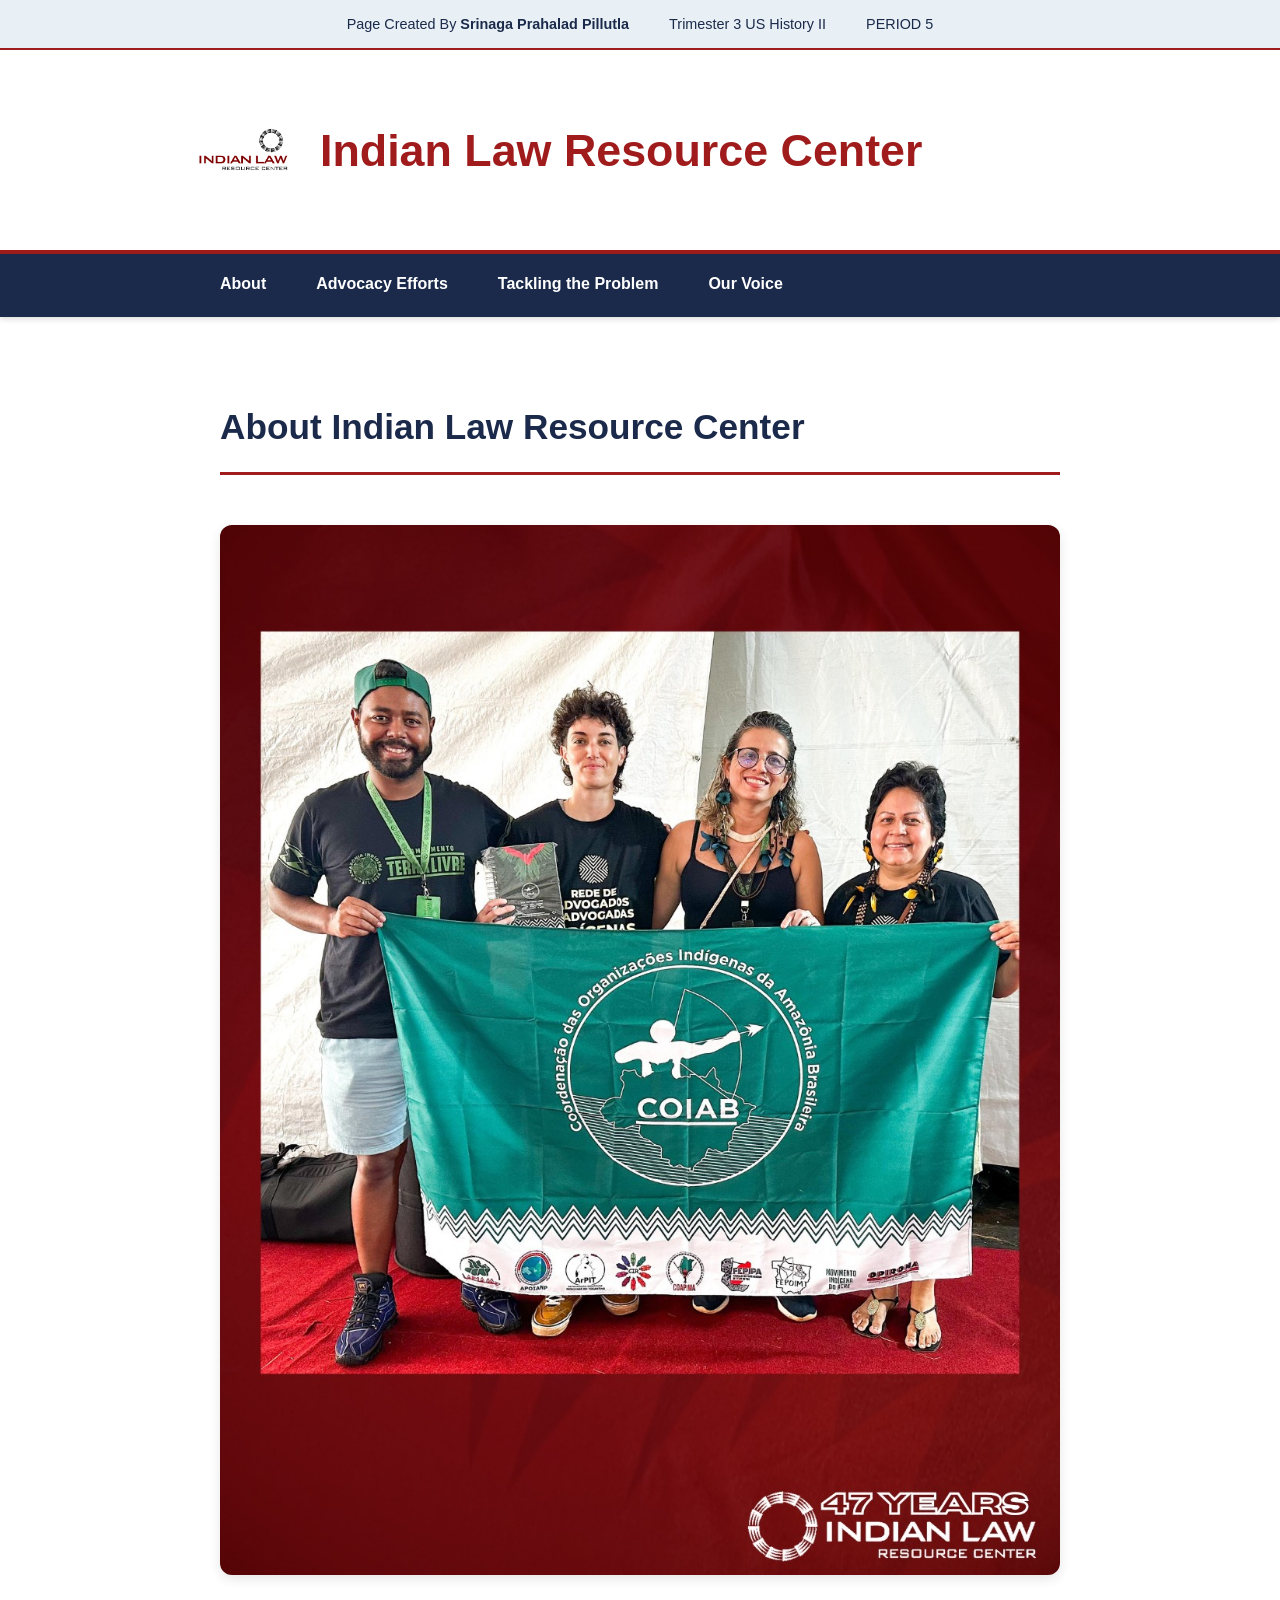
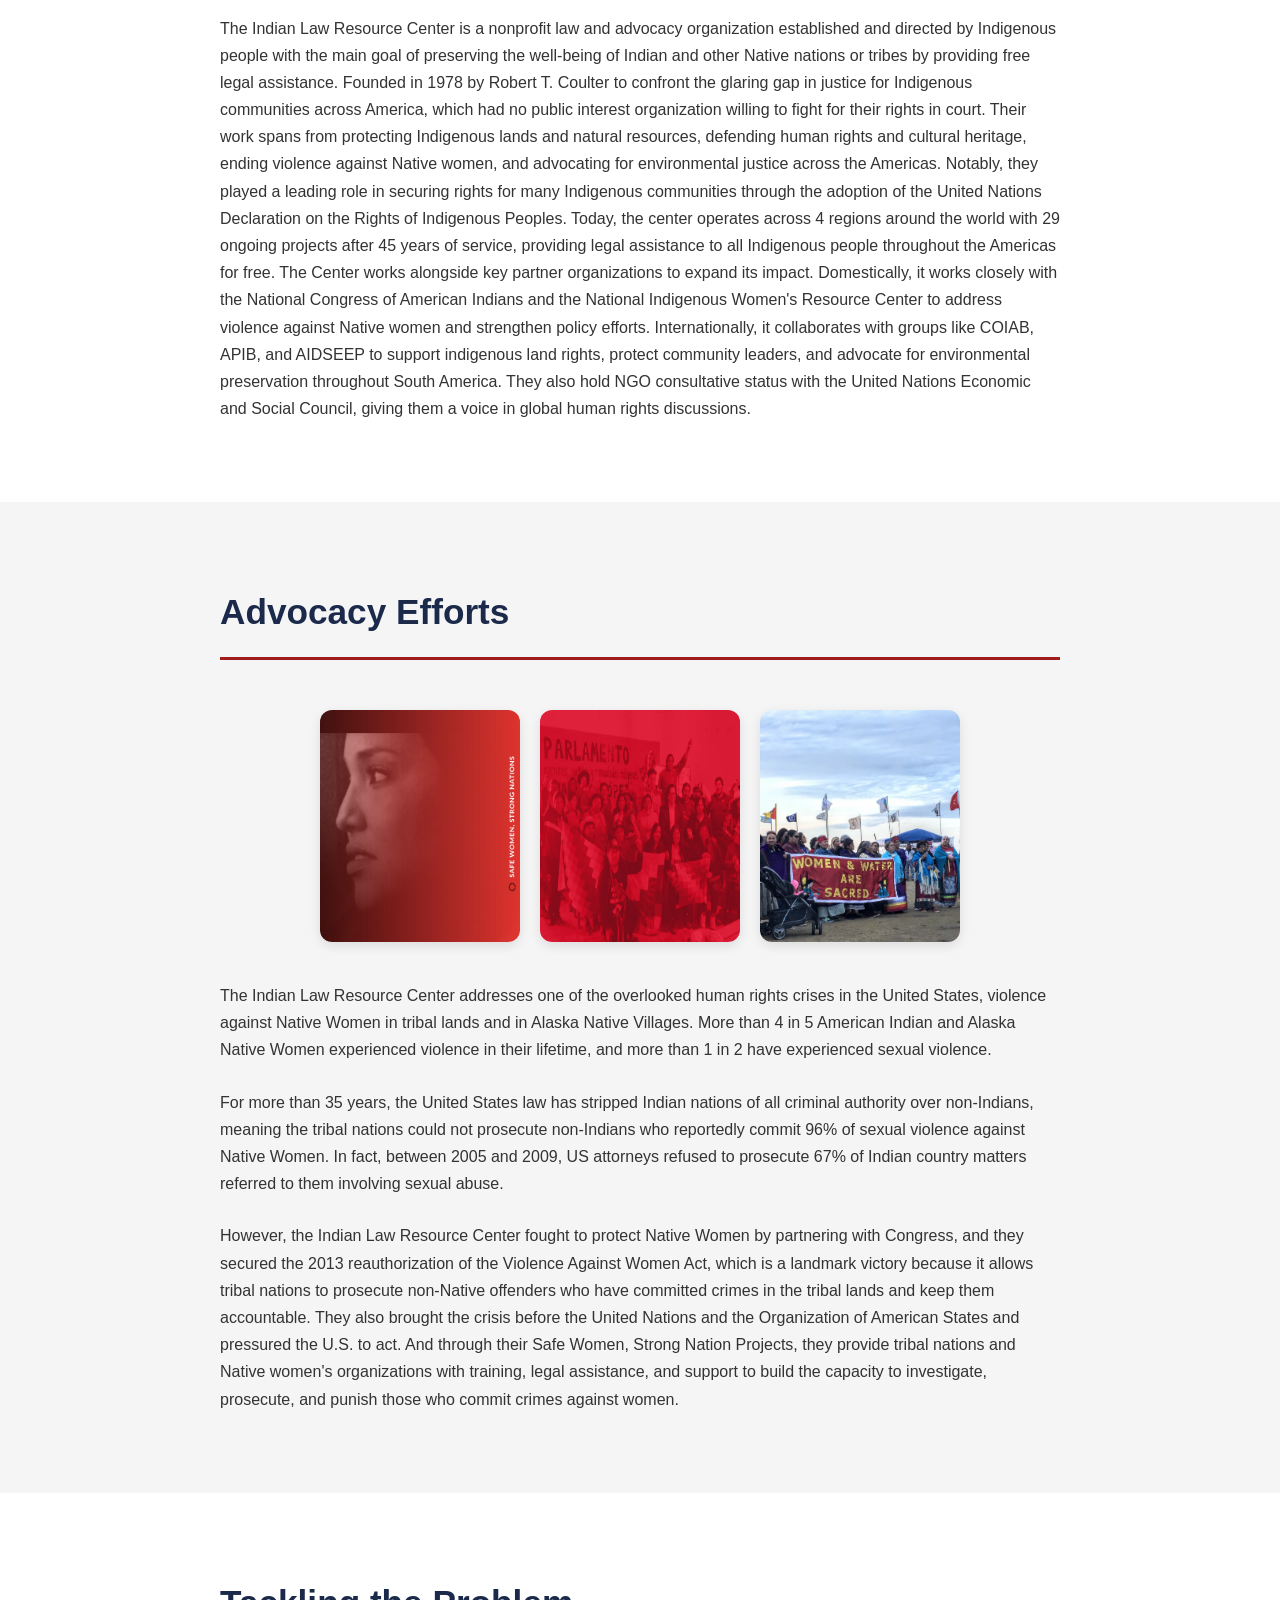
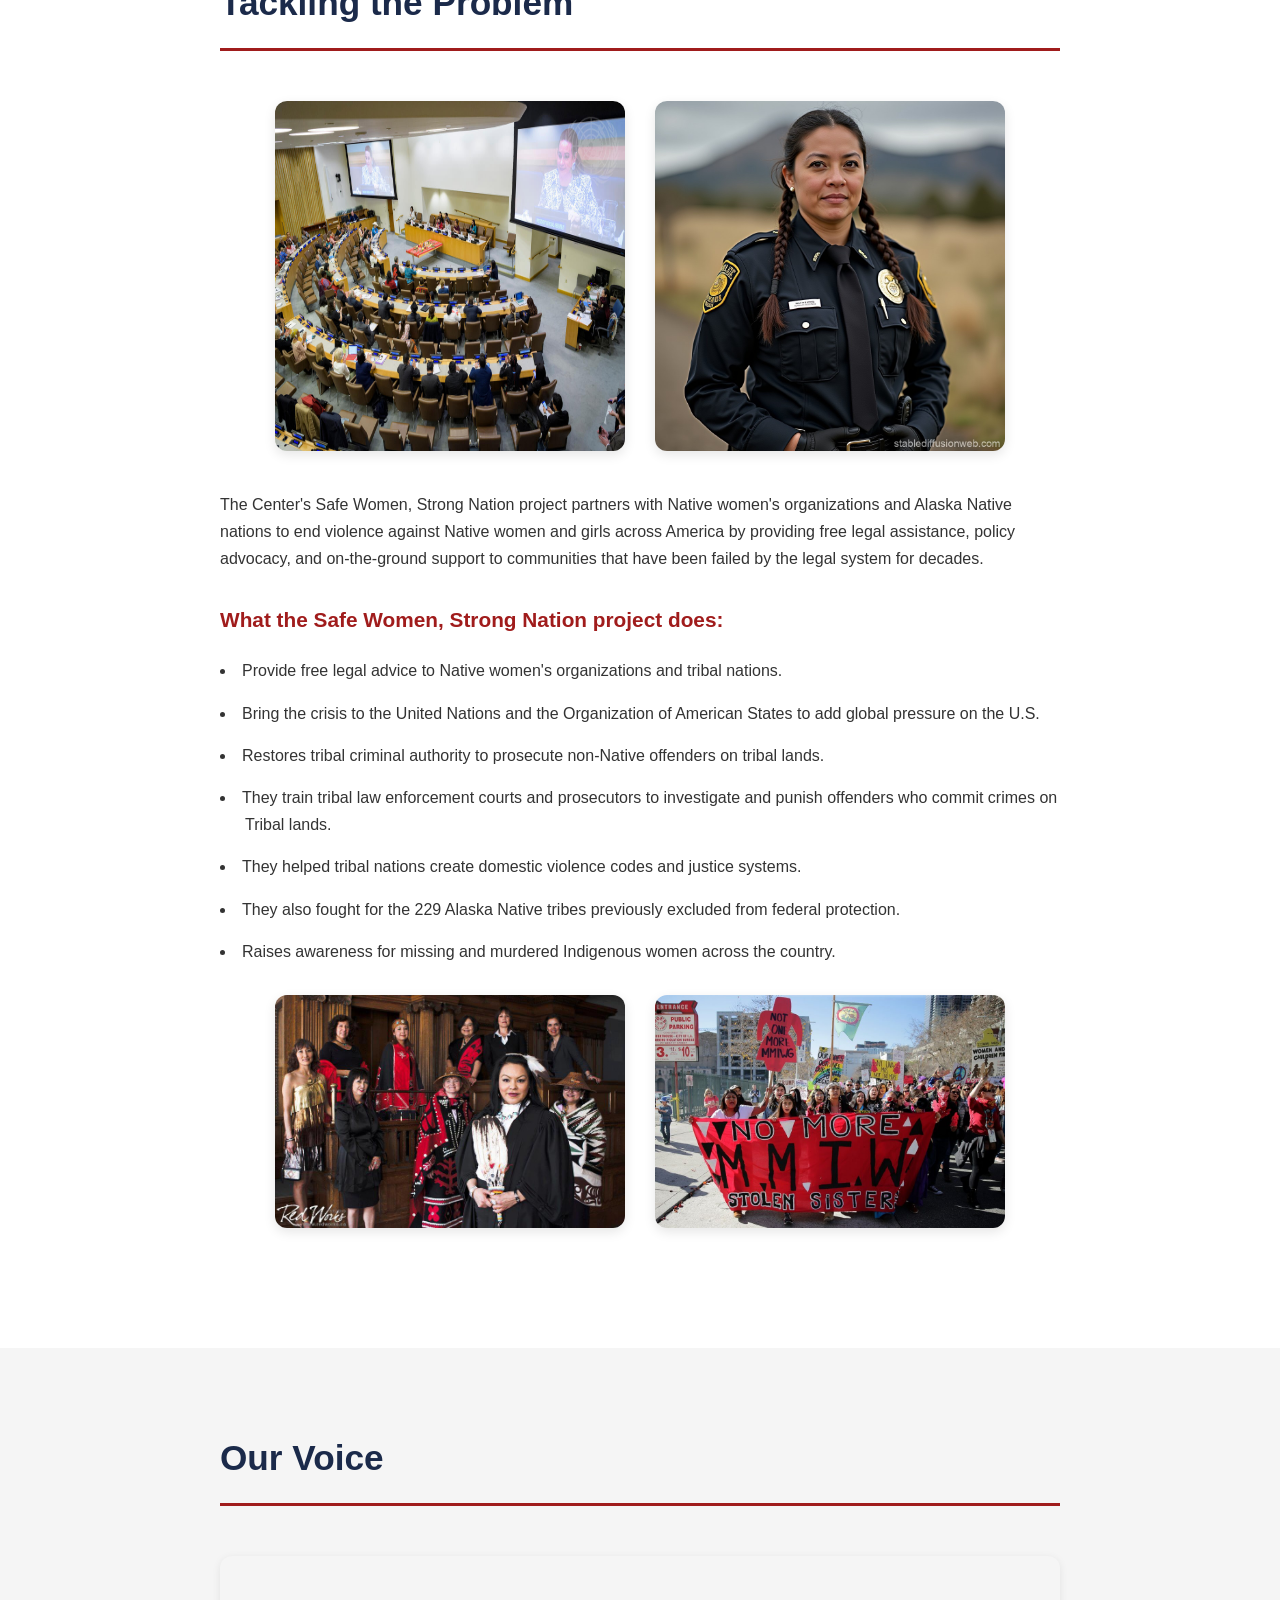
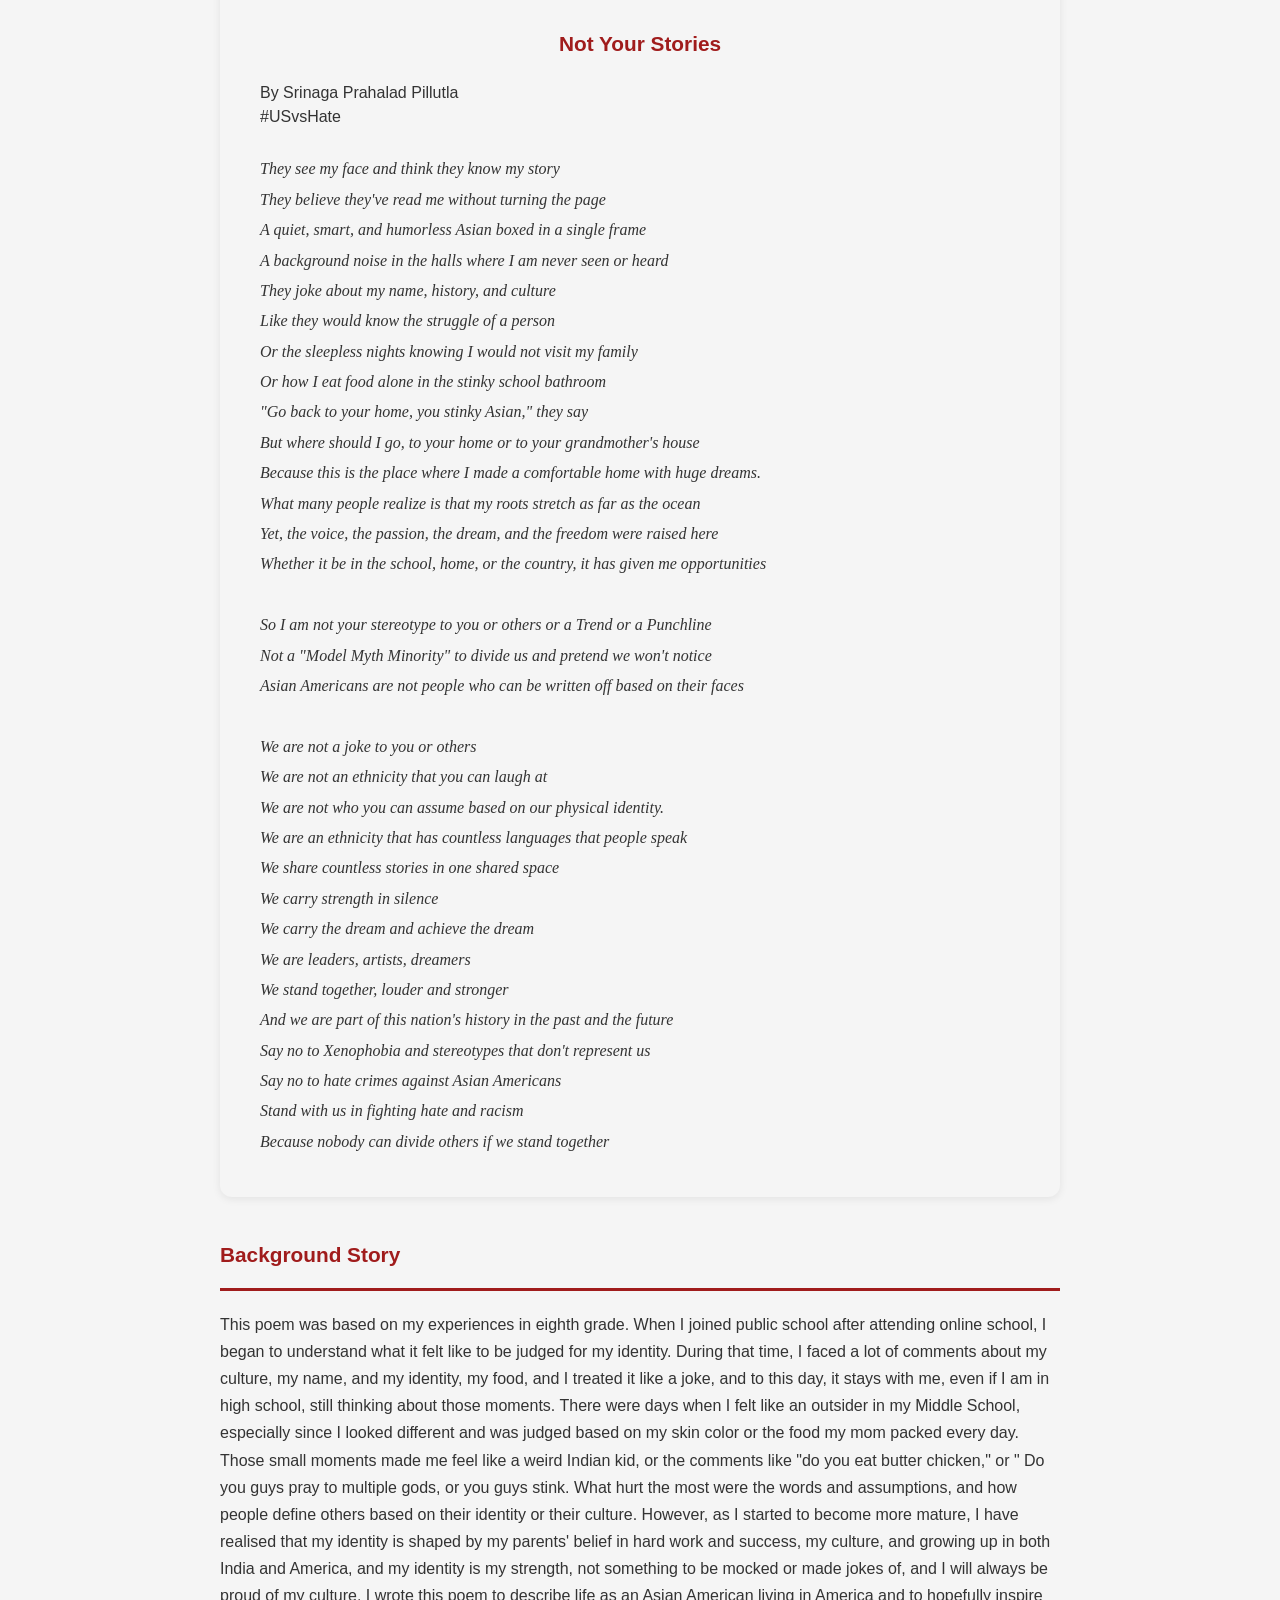
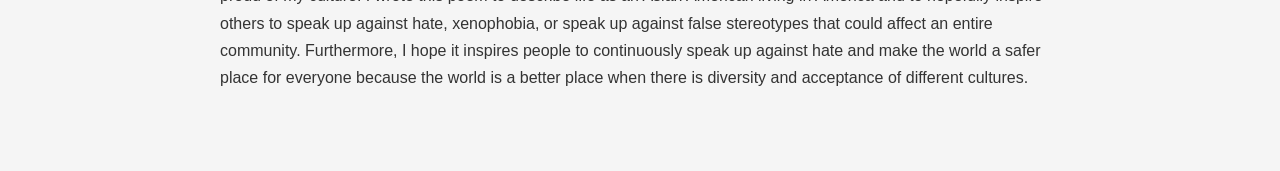
<file: HTML-CSS_Website/index.html>
<!DOCTYPE html>
<html lang="en">
<head>
    <meta charset="UTF-8">
    <meta name="viewport" content="width=device-width, initial-scale=1.0">
    <title>Indian Law Resource Center</title>
    <link rel="stylesheet" href="styles.css">
</head>
<body>
    <!-- Page Info -->
    <div class="page-info">
        <span>Page Created By <strong>Srinaga Prahalad Pillutla</strong></span>
        <span>Trimester 3 US History II</span>
        <span>PERIOD 5</span>
    </div>
 
    <!-- Header -->
    <header class="header">
        <div class="header-container">
            <img src="images/Indian%20Law%20Resource%20Center%20logo.png" alt="Indian Law Resource Center Logo" class="logo">
            <h1>Indian Law Resource Center</h1>
        </div>
    </header>
 
    <!-- Sticky Navigation -->
    <nav class="navbar">
        <div class="nav-container">
            <a href="#about" class="nav-link">About</a>
            <a href="#advocacy" class="nav-link">Advocacy Efforts</a>
            <a href="#tackling" class="nav-link">Tackling the Problem</a>
            <a href="#voice" class="nav-link">Our Voice</a>
        </div>
    </nav>
 
    <!-- About Section -->
    <section id="about" class="section section-white">
        <div class="container">
            <h2>About Indian Law Resource Center</h2>
            <img src="images/About.jpg" alt="About Indian Law Resource Center" class="section-image">
            <p>The Indian Law Resource Center is a nonprofit law and advocacy organization established and directed by Indigenous people with the main goal of preserving the well-being of Indian and other Native nations or tribes by providing free legal assistance. Founded in 1978 by Robert T. Coulter to confront the glaring gap in justice for Indigenous communities across America, which had no public interest organization willing to fight for their rights in court. Their work spans from protecting Indigenous lands and natural resources, defending human rights and cultural heritage, ending violence against Native women, and advocating for environmental justice across the Americas. Notably, they played a leading role in securing rights for many Indigenous communities through the adoption of the United Nations Declaration on the Rights of Indigenous Peoples. Today, the center operates across 4 regions around the world with 29 ongoing projects after 45 years of service, providing legal assistance to all Indigenous people throughout the Americas for free. The Center works alongside key partner organizations to expand its impact. Domestically, it works closely with the National Congress of American Indians and the National Indigenous Women's Resource Center to address violence against Native women and strengthen policy efforts. Internationally, it collaborates with groups like COIAB, APIB, and AIDSEEP to support indigenous land rights, protect community leaders, and advocate for environmental preservation throughout South America. They also hold NGO consultative status with the United Nations Economic and Social Council, giving them a voice in global human rights discussions.</p>
        </div>
    </section>
 
    <!-- Advocacy Efforts Section -->
    <section id="advocacy" class="section section-gray">
        <div class="container">
            <h2>Advocacy Efforts</h2>
            <div class="advocacy-images">
                <img src="images/SafeWomen.png" alt="Safe Women, Strong Nation" class="advocacy-image">
                <img src="images/Parlamento.png" alt="Advocacy Image" class="advocacy-image">
                <img src="images/women%20and%20water%20are%20sacred.png" alt="Women and Water Are Sacred" class="advocacy-image">
            </div>
            <p>The Indian Law Resource Center addresses one of the overlooked human rights crises in the United States, violence against Native Women in tribal lands and in Alaska Native Villages. More than 4 in 5 American Indian and Alaska Native Women experienced violence in their lifetime, and more than 1 in 2 have experienced sexual violence.</p>
            
            <p>For more than 35 years, the United States law has stripped Indian nations of all criminal authority over non-Indians, meaning the tribal nations could not prosecute non-Indians who reportedly commit 96% of sexual violence against Native Women. In fact, between 2005 and 2009, US attorneys refused to prosecute 67% of Indian country matters referred to them involving sexual abuse.</p>
            
            <p>However, the Indian Law Resource Center fought to protect Native Women by partnering with Congress, and they secured the 2013 reauthorization of the Violence Against Women Act, which is a landmark victory because it allows tribal nations to prosecute non-Native offenders who have committed crimes in the tribal lands and keep them accountable. They also brought the crisis before the United Nations and the Organization of American States and pressured the U.S. to act. And through their Safe Women, Strong Nation Projects, they provide tribal nations and Native women's organizations with training, legal assistance, and support to build the capacity to investigate, prosecute, and punish those who commit crimes against women.</p>
        </div>
    </section>
 
    <!-- Tackling the Problem Section -->
    <section id="tackling" class="section section-white">
        <div class="container">
            <h2>Tackling the Problem</h2>
            <div class="tackling-images">
                <img src="images/UN.png" alt="United Nations" class="tackling-image">
                <img src="images/Tribal%20police.png" alt="Tribal Police" class="tackling-image">
            </div>
            <p>The Center's Safe Women, Strong Nation project partners with Native women's organizations and Alaska Native nations to end violence against Native women and girls across America by providing free legal assistance, policy advocacy, and on-the-ground support to communities that have been failed by the legal system for decades.</p>
            
            <h3>What the Safe Women, Strong Nation project does:</h3>
            <ul class="section-list">
                <li>Provide free legal advice to Native women's organizations and tribal nations.</li>
                <li>Bring the crisis to the United Nations and the Organization of American States to add global pressure on the U.S.</li>
                <li>Restores tribal criminal authority to prosecute non-Native offenders on tribal lands.</li>
                <li>They train tribal law enforcement courts and prosecutors to investigate and punish offenders who commit crimes on Tribal lands.</li>
                <li>They helped tribal nations create domestic violence codes and justice systems.</li>
                <li>They also fought for the 229 Alaska Native tribes previously excluded from federal protection.</li>
                <li>Raises awareness for missing and murdered Indigenous women across the country.</li>
            </ul>
            <div class="tackling-images">
                <img src="images/Indigenous%20lawyers.png" alt="Indigenous Lawyers" class="tackling-image">
                <img src="images/MMIW.png" alt="Missing and Murdered Indigenous Women" class="tackling-image">
            </div>
        </div>
    </section>
 
    <!-- Our Voice Section -->
    <section id="voice" class="section section-gray">
        <div class="container">
            <h2>Our Voice</h2>
            
            <div class="poem-card">
                <h3 class="poem-title">Not Your Stories</h3>
                <p class="poem-meta">By Srinaga Prahalad Pillutla<br>#USvsHate</p>
                <pre class="poem-text">They see my face and think they know my story
They believe they've read me without turning the page
A quiet, smart, and humorless Asian boxed in a single frame
A background noise in the halls where I am never seen or heard
They joke about my name, history, and culture
Like they would know the struggle of a person
Or the sleepless nights knowing I would not visit my family
Or how I eat food alone in the stinky school bathroom
"Go back to your home, you stinky Asian," they say
But where should I go, to your home or to your grandmother's house
Because this is the place where I made a comfortable home with huge dreams.
What many people realize is that my roots stretch as far as the ocean
Yet, the voice, the passion, the dream, and the freedom were raised here
Whether it be in the school, home, or the country, it has given me opportunities
 
So I am not your stereotype to you or others or a Trend or a Punchline
Not a "Model Myth Minority" to divide us and pretend we won't notice
Asian Americans are not people who can be written off based on their faces
 
We are not a joke to you or others
We are not an ethnicity that you can laugh at
We are not who you can assume based on our physical identity.
We are an ethnicity that has countless languages that people speak
We share countless stories in one shared space
We carry strength in silence
We carry the dream and achieve the dream
We are leaders, artists, dreamers
We stand together, louder and stronger
And we are part of this nation's history in the past and the future
Say no to Xenophobia and stereotypes that don't represent us
Say no to hate crimes against Asian Americans
Stand with us in fighting hate and racism
Because nobody can divide others if we stand together</pre>
            </div>
 
            <h3 class="background-story-heading">Background Story</h3>
            <p>This poem was based on my experiences in eighth grade. When I joined public school after attending online school, I began to understand what it felt like to be judged for my identity. During that time, I faced a lot of comments about my culture, my name, and my identity, my food, and I treated it like a joke, and to this day, it stays with me, even if I am in high school, still thinking about those moments. There were days when I felt like an outsider in my Middle School, especially since I looked different and was judged based on my skin color or the food my mom packed every day. Those small moments made me feel like a weird Indian kid, or the comments like "do you eat butter chicken," or " Do you guys pray to multiple gods, or you guys stink. What hurt the most were the words and assumptions, and how people define others based on their identity or their culture. However, as I started to become more mature, I have realised that my identity is shaped by my parents' belief in hard work and success, my culture, and growing up in both India and America, and my identity is my strength, not something to be mocked or made jokes of, and I will always be proud of my culture. I wrote this poem to describe life as an Asian American living in America and to hopefully inspire others to speak up against hate, xenophobia, or speak up against false stereotypes that could affect an entire community. Furthermore, I hope it inspires people to continuously speak up against hate and make the world a safer place for everyone because the world is a better place when there is diversity and acceptance of different cultures.</p>
        </div>
    </section>
 
</body>
</html>
</file>
<file: HTML-CSS_Website/styles.css>
/* CSS Reset and Base Styles */
* {
    margin: 0;
    padding: 0;
    box-sizing: border-box;
}

html {
    scroll-behavior: smooth;
}

body {
    font-family: -apple-system, BlinkMacSystemFont, 'Segoe UI', Roboto, Oxygen, Ubuntu, Cantarell, sans-serif;
    font-size: 16px;
    line-height: 1.7;
    color: #333;
    background-color: #ffffff;
}

.container {
    max-width: 900px;
    margin: 0 auto;
    padding: 0 30px;
}

/* Page Info Banner */
.page-info {
    background-color: #e8f0f6;
    padding: 12px 30px;
    text-align: center;
    font-size: 0.9rem;
    color: #1B2A4A;
    border-bottom: 2px solid #A01C1C;
    display: flex;
    justify-content: center;
    gap: 40px;
    flex-wrap: wrap;
}

.page-info span {
    font-weight: 500;
}

/* Header */
.header {
    background-color: #ffffff;
    padding: 50px 30px;
    border-bottom: 4px solid #A01C1C;
    box-shadow: 0 1px 3px rgba(0, 0, 0, 0.08);
}

.header-container {
    max-width: 900px;
    margin: 0 auto;
    display: flex;
    align-items: center;
    gap: 30px;
}

.logo {
    width: 100px;
    height: 100px;
    object-fit: contain;
    flex-shrink: 0;
}

.header h1 {
    color: #A01C1C;
    font-size: 2.8rem;
    font-weight: bold;
}

/* Sticky Navigation */
.navbar {
    position: sticky;
    top: 0;
    background-color: #1B2A4A;
    box-shadow: 0 2px 6px rgba(0, 0, 0, 0.15);
    z-index: 100;
}

.nav-container {
    max-width: 900px;
    margin: 0 auto;
    padding: 0 30px;
    display: flex;
    gap: 50px;
}

.nav-link {
    display: inline-block;
    color: #ffffff;
    text-decoration: none;
    padding: 16px 0;
    font-weight: 600;
    font-size: 1rem;
    border-bottom: 3px solid transparent;
    transition: border-color 0.3s ease;
}

.nav-link:hover {
    border-bottom-color: #A01C1C;
}

/* Sections */
.section {
    padding: 80px 30px;
}

.section-white {
    background-color: #ffffff;
}

.section-gray {
    background-color: #f5f5f5;
}

.section h2 {
    color: #1B2A4A;
    font-size: 2.2rem;
    margin-bottom: 50px;
    padding-bottom: 15px;
    border-bottom: 3px solid #A01C1C;
    font-weight: bold;
}

/* Image Placeholder */
.image-placeholder {
    background-color: #e0e0e0;
    border: 2px solid #ccc;
    border-radius: 12px;
    height: 350px;
    max-width: 600px;
    margin: 0 auto 40px;
    display: flex;
    align-items: center;
    justify-content: center;
    color: #666;
    font-size: 1.1rem;
    font-weight: 500;
}

/* Section Images */
.section-image {
    max-width: 100%;
    height: auto;
    border-radius: 12px;
    margin: 0 auto 40px;
    display: block;
    box-shadow: 0 4px 12px rgba(0, 0, 0, 0.1);
}

/* Advocacy Section Images Container */
.advocacy-images {
    display: flex;
    gap: 20px;
    justify-content: center;
    margin-bottom: 40px;
    flex-wrap: wrap;
}

/* Smaller Images for Advocacy Section */
.advocacy-image {
    max-width: 200px;
    height: auto;
    border-radius: 12px;
    box-shadow: 0 4px 12px rgba(0, 0, 0, 0.1);
}

/* Tackling the Problem Section Images Container */
.tackling-images {
    display: flex;
    gap: 30px;
    justify-content: center;
    margin-bottom: 40px;
    flex-wrap: wrap;
}

/* Images for Tackling Section */
.tackling-image {
    max-width: 350px;
    height: auto;
    border-radius: 12px;
    box-shadow: 0 4px 12px rgba(0, 0, 0, 0.1);
}

/* Section Paragraphs */
.section p {
    font-size: 1rem;
    color: #333;
    margin-bottom: 25px;
    text-align: left;
}

.section p:last-child {
    margin-bottom: 0;
}

/* Section Subheadings */
.section h3 {
    color: #A01C1C;
    font-size: 1.3rem;
    font-weight: 600;
    margin-top: 30px;
    margin-bottom: 20px;
}

/* Poem Card Styling */
.poem-card {
    background-color: #f5f5f5;
    border-radius: 12px;
    padding: 40px;
    margin-bottom: 40px;
    box-shadow: 0 2px 8px rgba(0, 0, 0, 0.08);
}

.poem-title {
    color: #A01C1C;
    font-size: 1.8rem;
    font-weight: bold;
    margin-bottom: 10px;
    text-align: center;
}

.poem-meta {
    color: #999;
    font-size: 0.95rem;
    text-align: center;
    margin-bottom: 30px;
    line-height: 1.5;
}

.poem-text {
    font-family: Georgia, 'Garamond', serif;
    font-style: italic;
    font-size: 1rem;
    line-height: 1.9;
    color: #333;
    white-space: pre-wrap;
    word-wrap: break-word;
    text-align: left;
}

/* Background Story Heading */
.background-story-heading {
    color: #1B2A4A;
    font-size: 1.3rem;
    font-weight: 600;
    margin-top: 40px;
    margin-bottom: 20px;
    padding-bottom: 15px;
    border-bottom: 3px solid #A01C1C;
}

/* Section Lists */
.section-list {
    list-style-position: inside;
    margin: 0 0 30px 0;
    padding: 0;
}

.section-list li {
    font-size: 1rem;
    color: #333;
    margin-bottom: 15px;
    line-height: 1.7;
    padding-left: 25px;
    text-indent: -25px;
}

.section-list li:last-child {
    margin-bottom: 0;
}

/* ============================================
   TABLET RESPONSIVE DESIGN (768px and below)
   ============================================ */
@media (max-width: 768px) {
    .header-container {
        flex-direction: column;
        text-align: center;
        gap: 20px;
    }

    .logo {
        width: 70px;
        height: 70px;
    }

    .header h1 {
        font-size: 2rem;
    }

    .header,
    .navbar,
    .section {
        padding-left: 20px;
        padding-right: 20px;
    }

    .nav-container {
        padding: 0 20px;
        gap: 30px;
    }

    .nav-link {
        font-size: 0.9rem;
        padding: 12px 0;
    }

    .section {
        padding: 50px 20px;
    }

    .section h2 {
        font-size: 1.8rem;
        margin-bottom: 35px;
    }

    .image-placeholder {
        height: 250px;
        margin-bottom: 30px;
    }

    .section p {
        margin-bottom: 20px;
    }

    .advocacy-images {
        gap: 20px;
    }

    .advocacy-image {
        max-width: 200px;
    }

    .container {
        padding: 0 20px;
    }

    .page-info {
        padding: 10px 20px;
        gap: 20px;
        font-size: 0.85rem;
    }

    .poem-card {
        padding: 25px;
        margin-bottom: 30px;
    }

    .poem-title {
        font-size: 1.5rem;
    }

    .poem-text {
        font-size: 0.95rem;
    }
}

/* ============================================
   MOBILE RESPONSIVE DESIGN (480px and below)
   ============================================ */
@media (max-width: 480px) {
    body {
        font-size: 15px;
        line-height: 1.6;
    }

    .header {
        padding: 30px 15px;
    }

    .header-container {
        gap: 15px;
    }

    .logo {
        width: 50px;
        height: 50px;
    }

    .header h1 {
        font-size: 1.5rem;
    }

    .navbar {
        position: relative;
    }

    .nav-container {
        flex-direction: column;
        gap: 0;
        padding: 0 15px;
    }

    .nav-link {
        padding: 12px 0;
        font-size: 0.9rem;
        border-bottom-width: 2px !important;
    }

    .section {
        padding: 40px 15px;
    }

    .section h2 {
        font-size: 1.4rem;
        margin-bottom: 25px;
    }

    .image-placeholder {
        height: 200px;
        margin-bottom: 25px;
        border-radius: 8px;
    }

    .section p {
        font-size: 0.95rem;
        margin-bottom: 18px;
    }

    .container {
        padding: 0 15px;
    }

    .advocacy-image {
        max-width: 150px;
    }

    .advocacy-images {
        gap: 15px;
    }

    .page-info {
        padding: 8px 15px;
        font-size: 0.75rem;
        gap: 10px;
    }

    .poem-card {
        padding: 20px;
        margin-bottom: 25px;
    }

    .poem-title {
        font-size: 1.3rem;
    }

    .poem-meta {
        font-size: 0.9rem;
    }

    .poem-text {
        font-size: 0.9rem;
        line-height: 1.7;
    }

    .background-story-heading {
        font-size: 1.2rem;
        margin-top: 30px;
    }
}
</file>
